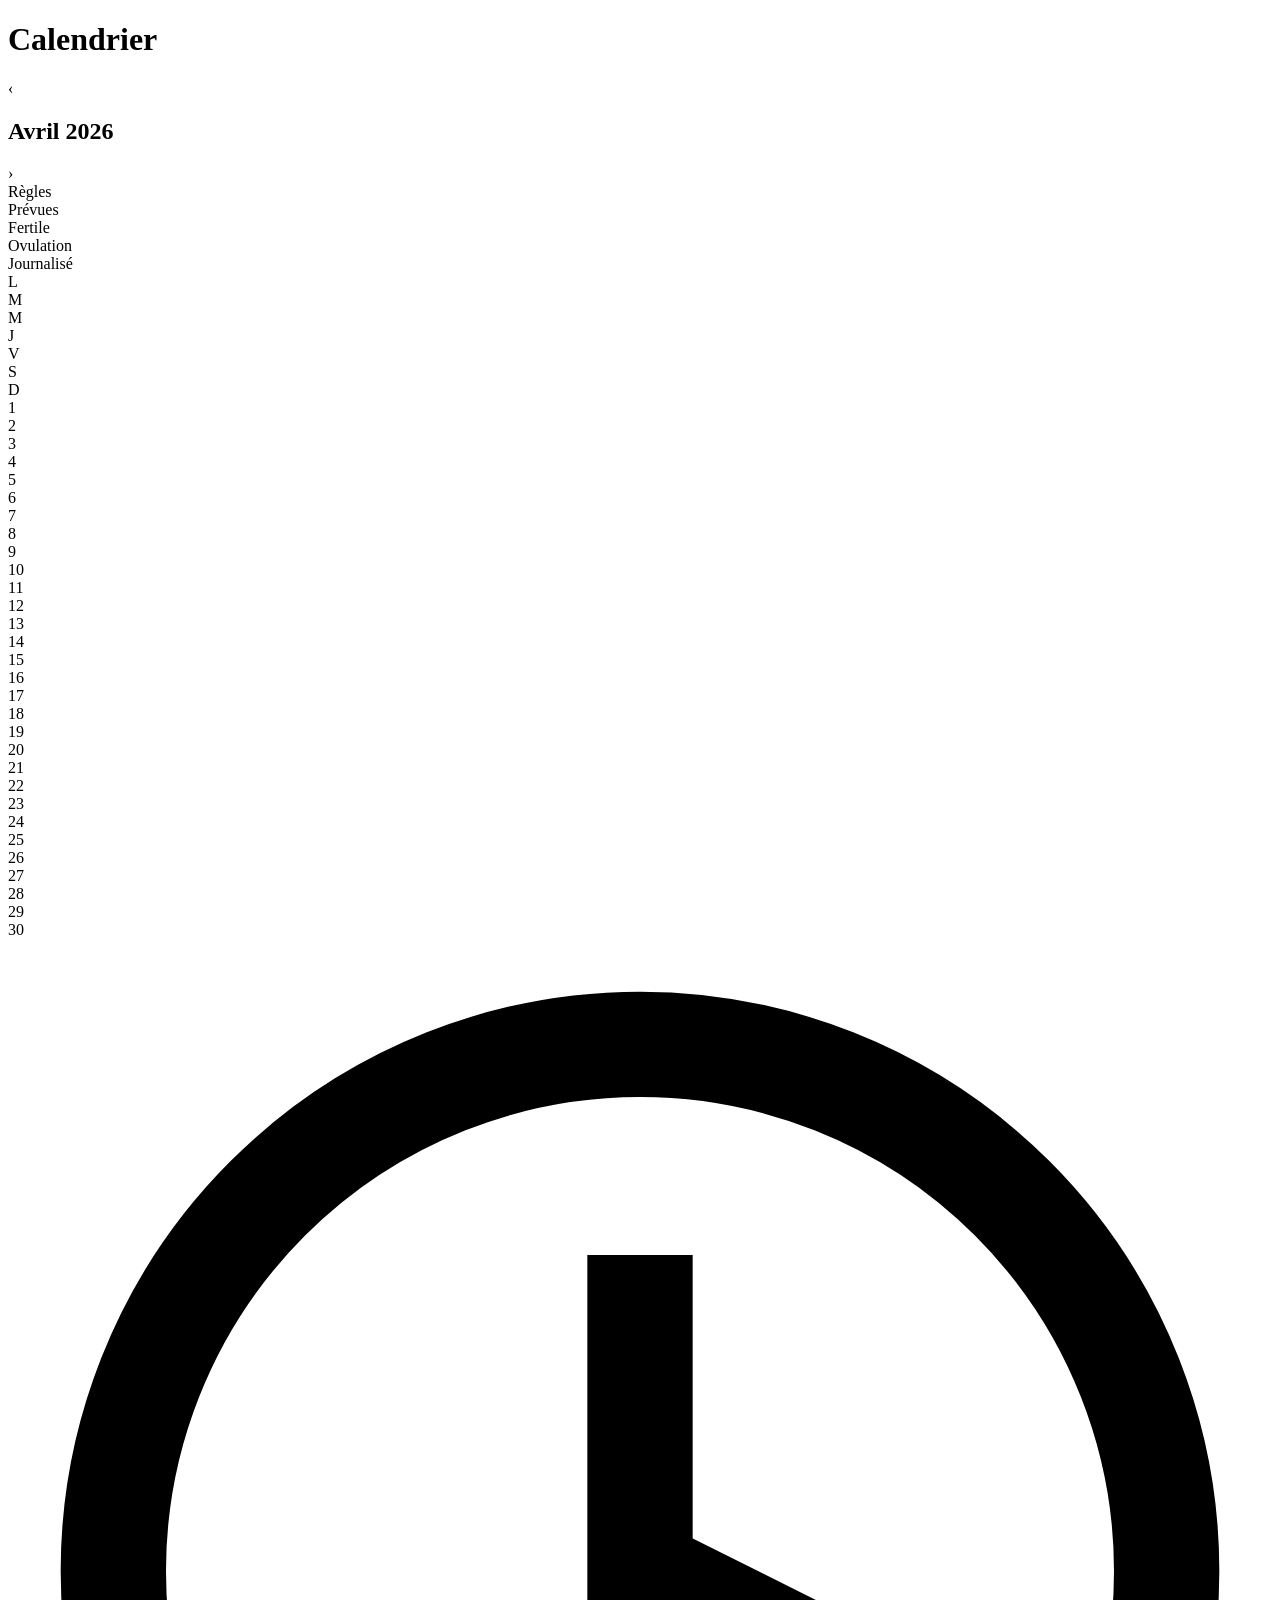
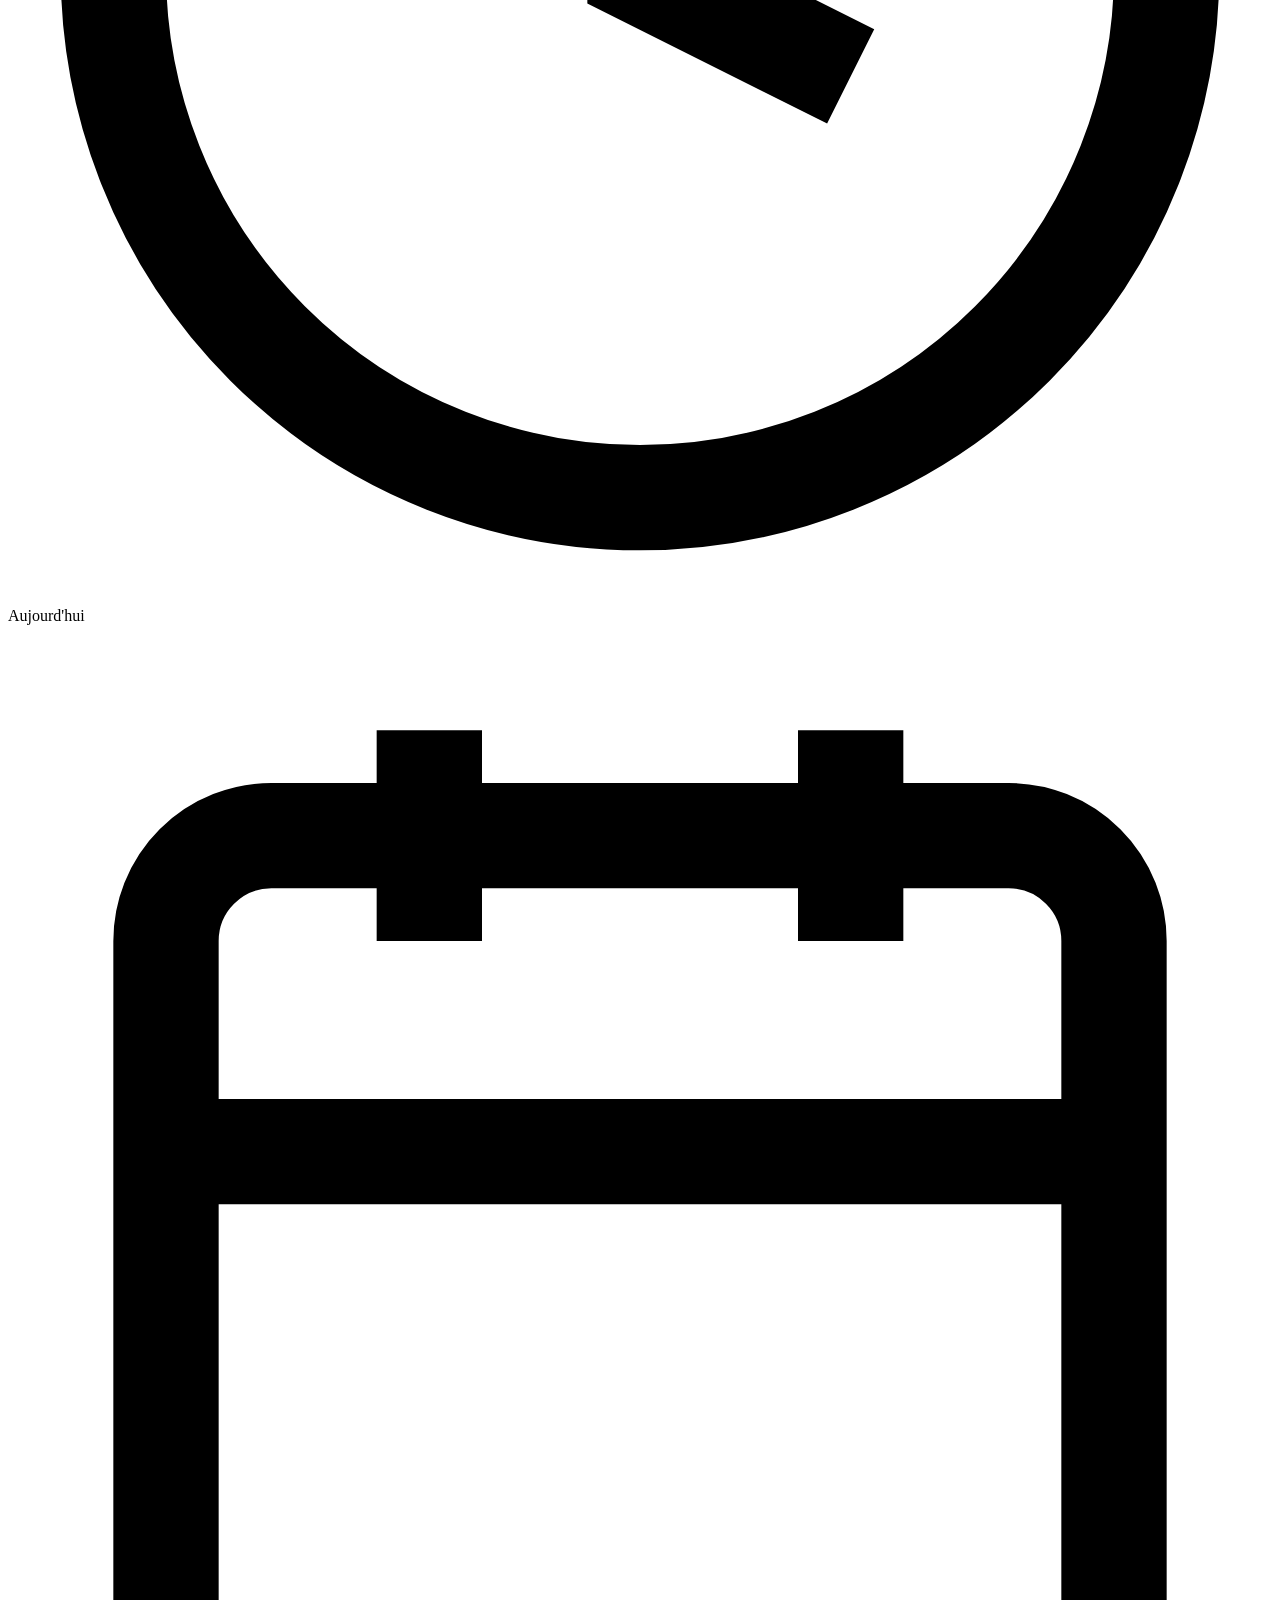
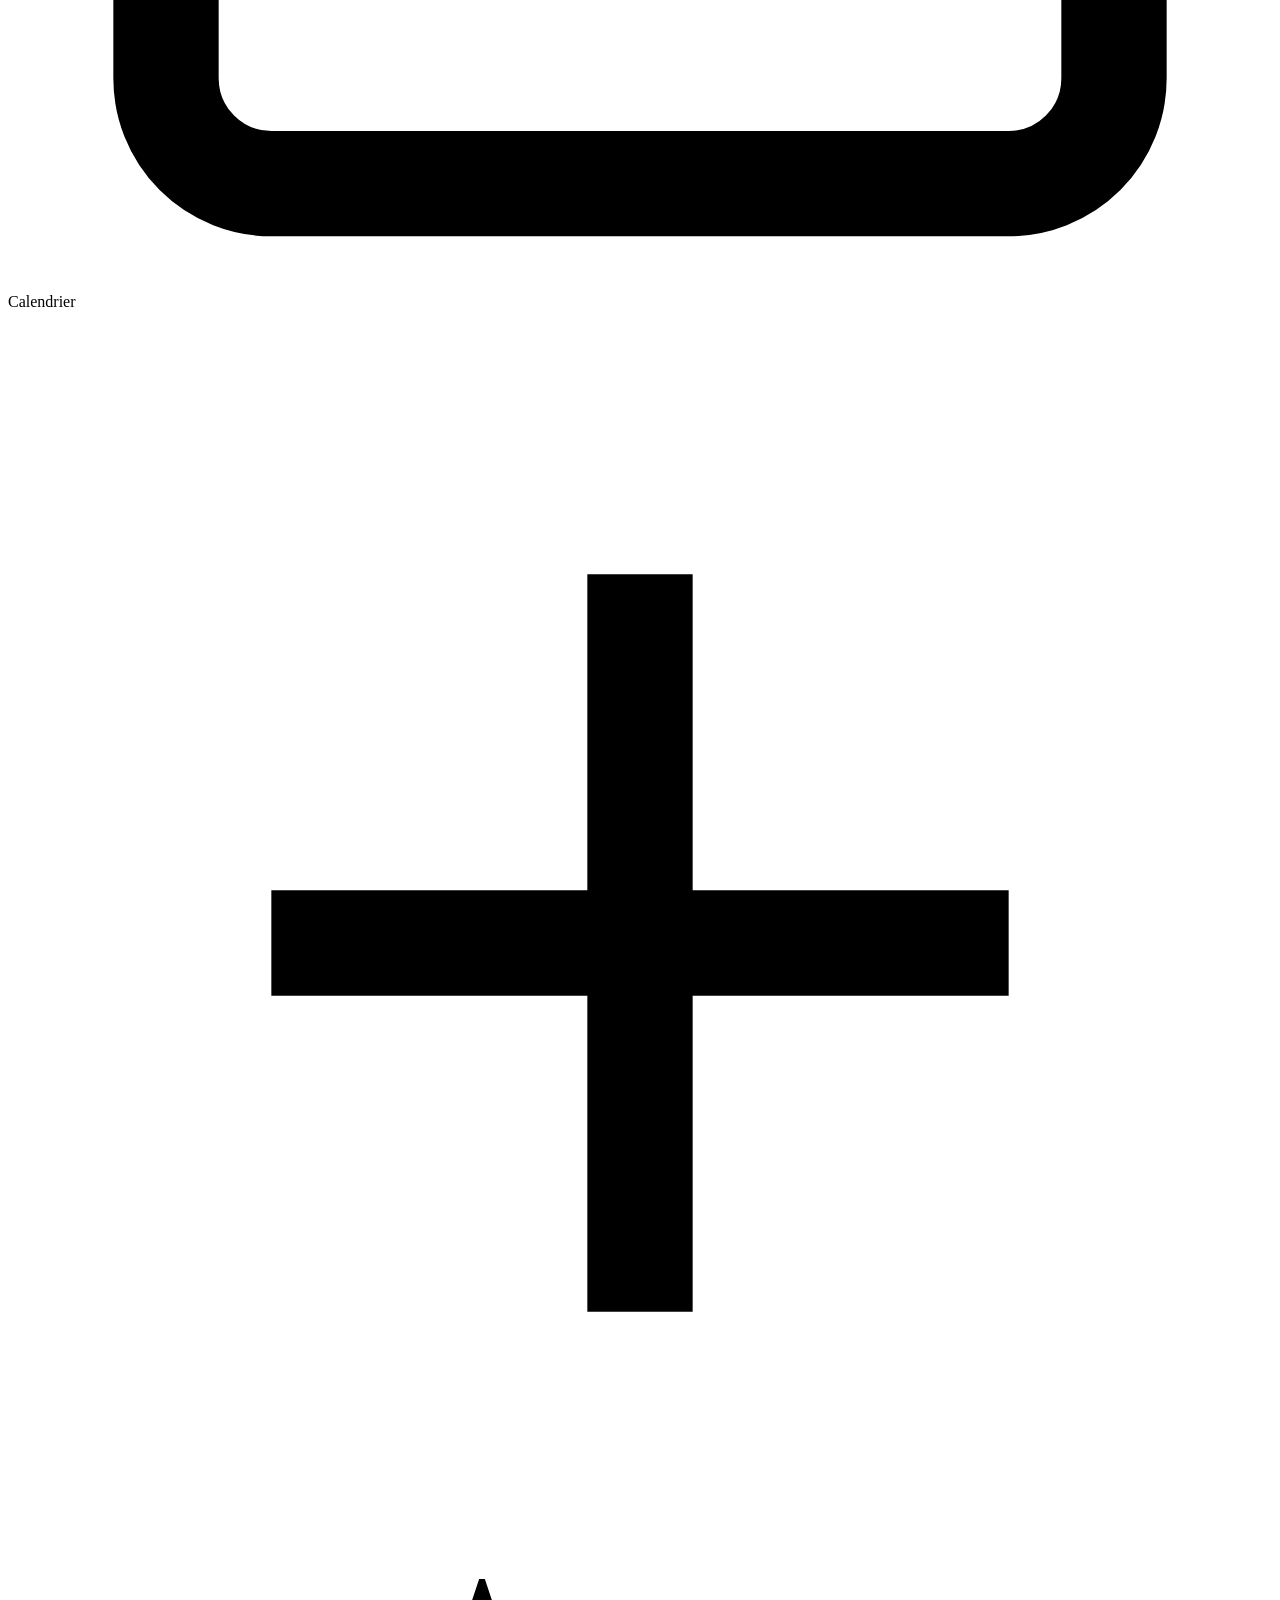
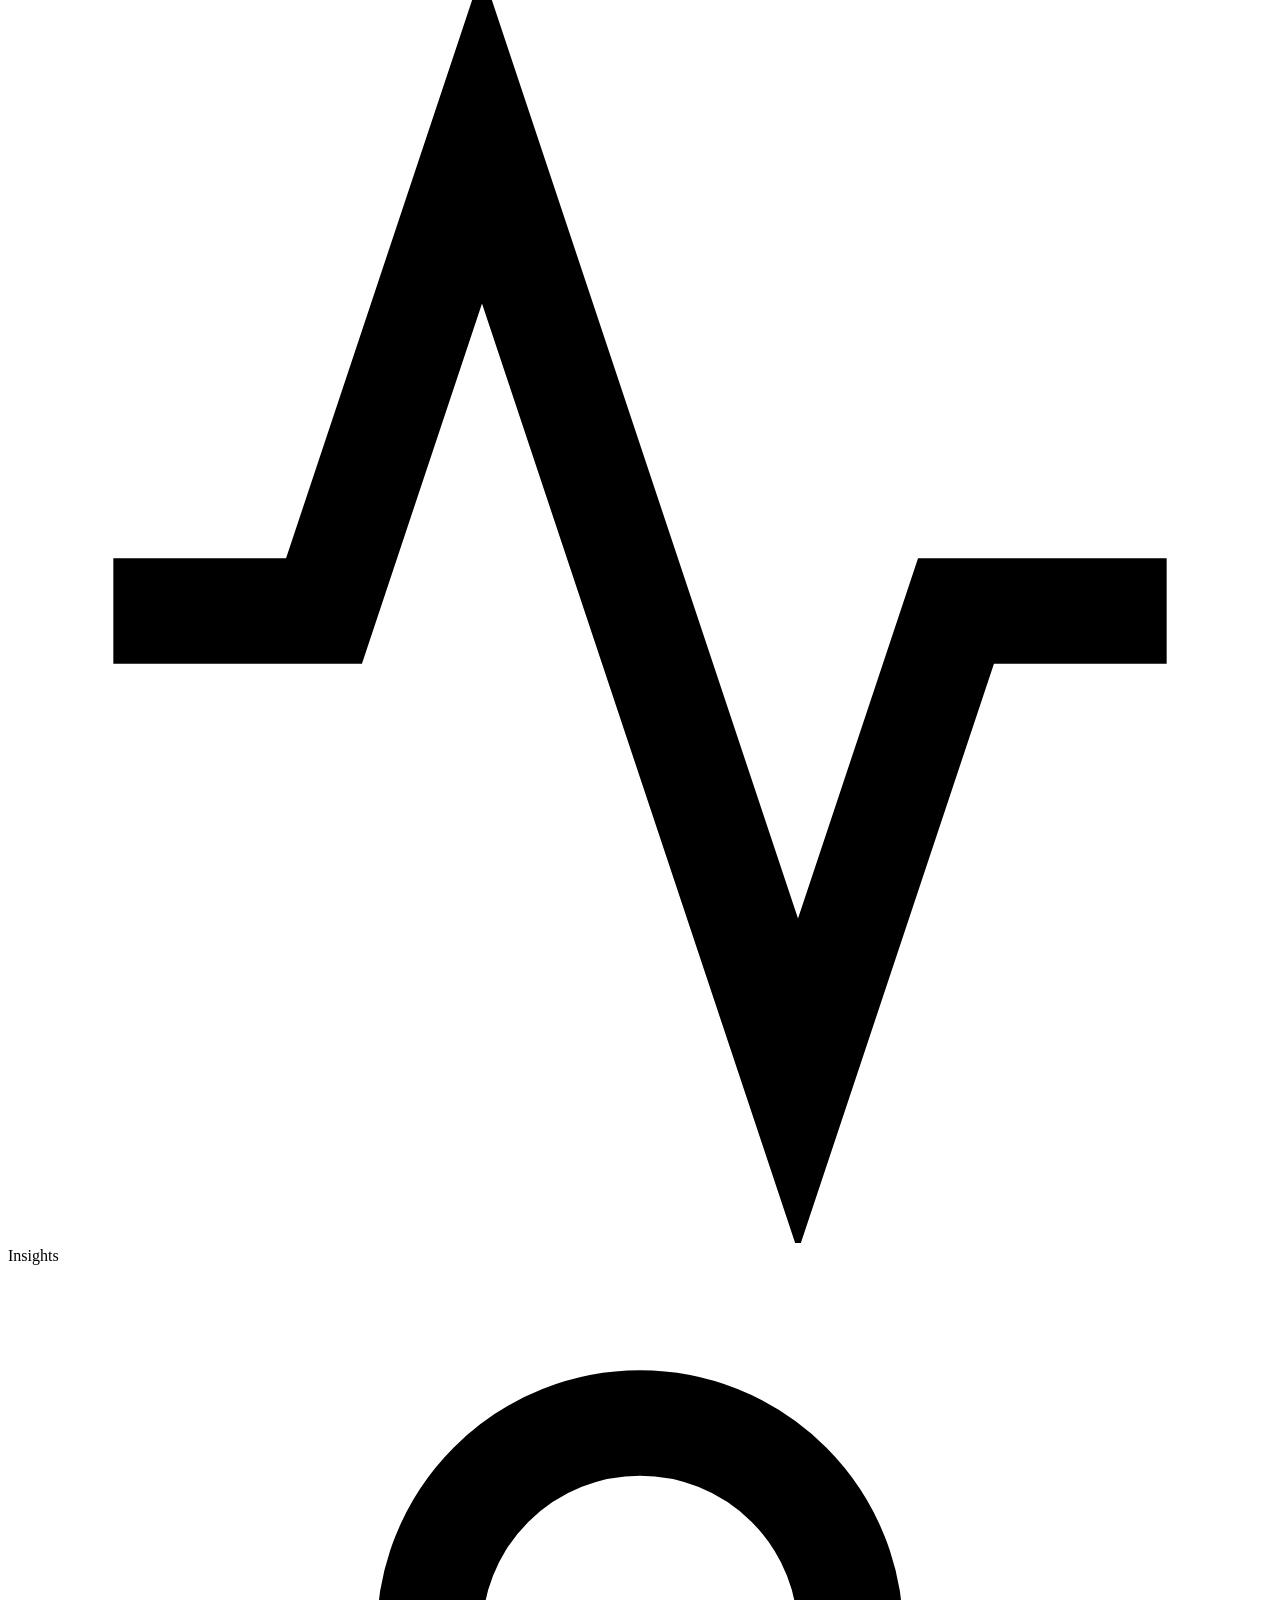
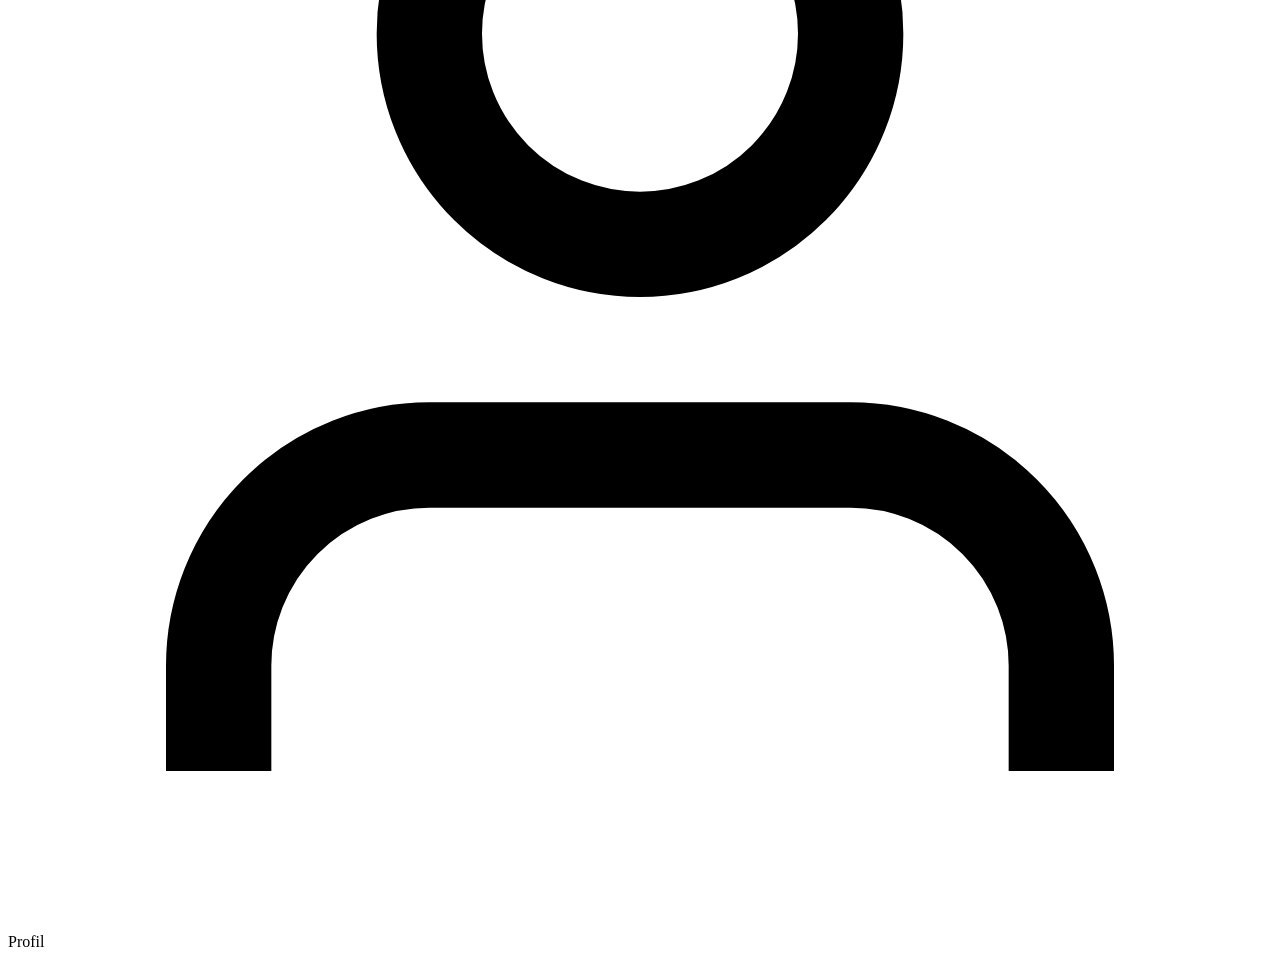
<file: src/main/resources/templates/calendar.html>
<!DOCTYPE html>
<html lang="fr" xmlns:th="http://www.thymeleaf.org">
<head>
    <meta charset="UTF-8">
    <meta name="viewport" content="width=device-width, initial-scale=1.0">
    <title>Fluxia — Calendrier</title>
    <link rel="preconnect" href="https://fonts.googleapis.com">
    <link href="https://fonts.googleapis.com/css2?family=Fraunces:ital,wght@0,300;0,400;0,600;1,400&family=DM+Sans:wght@300;400;500&display=swap" rel="stylesheet">
    <link rel="stylesheet" th:href="@{/css/main.css}">
</head>
<body>
<div class="app-wrapper">

    <header class="page-header">
        <div></div>
        <h1 class="page-title">Calendrier</h1>
        <div></div>
    </header>

    <!-- MONTH NAVIGATION -->
    <div class="month-nav">
        <a class="month-nav-btn" id="prevMonthBtn">‹</a>
        <h2 class="month-title" id="monthTitle"></h2>
        <a class="month-nav-btn" id="nextMonthBtn">›</a>
    </div>

    <!-- LEGEND -->
    <div class="calendar-legend">
        <div class="legend-item"><span class="legend-dot period"></span> Règles</div>
        <div class="legend-item"><span class="legend-dot predicted_period"></span> Prévues</div>
        <div class="legend-item"><span class="legend-dot fertile"></span> Fertile</div>
        <div class="legend-item"><span class="legend-dot ovulation"></span> Ovulation</div>
        <div class="legend-item"><span class="legend-dot logged"></span> Journalisé</div>
    </div>

    <!-- CALENDAR GRID -->
    <div class="calendar-container">
        <div class="calendar-weekdays">
            <div>L</div><div>M</div><div>M</div><div>J</div><div>V</div><div>S</div><div>D</div>
        </div>
        <div class="calendar-grid" id="calendarGrid"></div>
    </div>

    <!-- DAY DETAIL PANEL -->
    <div class="day-detail-panel" id="dayDetailPanel" style="display:none">
        <div class="day-detail-header">
            <h3 id="dayDetailTitle">Détails</h3>
            <button onclick="closeDayDetail()" class="close-btn">✕</button>
        </div>
        <div class="day-detail-body" id="dayDetailBody"></div>
        <a id="dayDetailLogLink" class="btn btn-primary btn-full" style="margin-top:1rem">
            Journaliser ce jour →
        </a>
    </div>

    <!-- NAV -->
    <nav class="bottom-nav">
        <a th:href="@{/dashboard}">
            <svg viewBox="0 0 24 24" fill="none" stroke="currentColor" stroke-width="2"><circle cx="12" cy="12" r="10"/><polyline points="12 6 12 12 16 14"/></svg>
            <span>Aujourd'hui</span>
        </a>
        <a th:href="@{/calendar}" class="active">
            <svg viewBox="0 0 24 24" fill="none" stroke="currentColor" stroke-width="2"><rect x="3" y="4" width="18" height="18" rx="2"/><line x1="16" y1="2" x2="16" y2="6"/><line x1="8" y1="2" x2="8" y2="6"/><line x1="3" y1="10" x2="21" y2="10"/></svg>
            <span>Calendrier</span>
        </a>
        <a th:href="@{/log}" class="log-btn">
            <svg viewBox="0 0 24 24" fill="none" stroke="currentColor" stroke-width="2"><line x1="12" y1="5" x2="12" y2="19"/><line x1="5" y1="12" x2="19" y2="12"/></svg>
        </a>
        <a th:href="@{/insights}">
            <svg viewBox="0 0 24 24" fill="none" stroke="currentColor" stroke-width="2"><polyline points="22 12 18 12 15 21 9 3 6 12 2 12"/></svg>
            <span>Insights</span>
        </a>
        <a th:href="@{/profile}">
            <svg viewBox="0 0 24 24" fill="none" stroke="currentColor" stroke-width="2"><path d="M20 21v-2a4 4 0 0 0-4-4H8a4 4 0 0 0-4 4v2"/><circle cx="12" cy="7" r="4"/></svg>
            <span>Profil</span>
        </a>
    </nav>

</div>

<script th:inline="javascript">
    let calData = /*[[${calendarData}]]*/ {};
    let year = /*[[${currentYear}]]*/ 2026;
    let month = /*[[${currentMonth}]]*/ 4;

    const MONTHS_FR = ['Janvier','Février','Mars','Avril','Mai','Juin','Juillet','Août','Septembre','Octobre','Novembre','Décembre'];

    function renderCalendar() {
        document.getElementById('monthTitle').textContent = MONTHS_FR[month-1] + ' ' + year;
        const grid = document.getElementById('calendarGrid');
        const firstDay = new Date(year, month - 1, 1);
        const lastDay = new Date(year, month, 0);
        let startDow = firstDay.getDay();
        startDow = startDow === 0 ? 6 : startDow - 1;

        let html = '';
        for (let i = 0; i < startDow; i++) html += '<div class="cal-cell empty"></div>';

        const today = new Date();
        for (let d = 1; d <= lastDay.getDate(); d++) {
            const dateStr = `${year}-${String(month).padStart(2,'0')}-${String(d).padStart(2,'0')}`;
            const type = calData[dateStr] || '';
            const isToday = today.getDate()===d && today.getMonth()===month-1 && today.getFullYear()===year;
            html += `<div class="cal-cell ${type} ${isToday?'today':''}" onclick="showDayDetail('${dateStr}',${d})">${d}</div>`;
        }
        grid.innerHTML = html;
    }

    document.addEventListener('DOMContentLoaded', function() {
        renderCalendar();

        document.getElementById('prevMonthBtn').onclick = () => {
            month--; if(month < 1){month=12;year--;}
            fetchCalendarData();
        };
        document.getElementById('nextMonthBtn').onclick = () => {
            month++; if(month > 12){month=1;year++;}
            fetchCalendarData();
        };
    });

    function fetchCalendarData() {
        fetch(`/api/calendar/${year}/${month}`)
            .then(r => r.json())
            .then(data => { calData = data; renderCalendar(); });
    }

    function showDayDetail(dateStr, day) {
        const panel = document.getElementById('dayDetailPanel');
        const title = document.getElementById('dayDetailTitle');
        const body = document.getElementById('dayDetailBody');
        const link = document.getElementById('dayDetailLogLink');

        title.textContent = `${day} ${MONTHS_FR[month-1]} ${year}`;
        link.href = `/log?date=${dateStr}`;

        const type = calData[dateStr];
        const typeLabels = {
            period: '🩸 Jour de règles',
            predicted_period: '📅 Règles prévues',
            fertile: '💚 Fenêtre fertile',
            ovulation: '🌟 Jour d\'ovulation',
            logged: '✅ Journalisé'
        };

        body.innerHTML = type ? `<div class="day-type-badge ${type}">${typeLabels[type] || type}</div>` : '<p class="empty-day">Aucune donnée pour ce jour</p>';

        fetch(`/api/logs/${dateStr}`)
            .then(r => r.json())
            .then(log => {
                if (!log) return;
                let details = '';
                if (log.mood) details += `<div class="detail-row">Humeur: <strong>${moodLabel(log.mood)}</strong></div>`;
                if (log.symptoms && log.symptoms.length) details += `<div class="detail-row">Symptômes: <strong>${log.symptoms.join(', ')}</strong></div>`;
                if (log.basalTemperature) details += `<div class="detail-row">Temp. basale: <strong>${log.basalTemperature}°C</strong></div>`;
                if (log.notes) details += `<div class="detail-row notes-preview">${log.notes}</div>`;
                if (details) body.innerHTML += details;
            }).catch(() => {});

        panel.style.display = 'block';
    }

    function closeDayDetail() {
        document.getElementById('dayDetailPanel').style.display = 'none';
    }

    function moodLabel(mood) {
        const labels = {HAPPY:'😊 Heureuse',SAD:'😢 Triste',ANXIOUS:'😰 Anxieuse',IRRITATED:'😤 Irritée',CALM:'😌 Calme',ENERGETIC:'⚡ Énergique',SENSITIVE:'🥺 Sensible',TIRED:'😴 Fatiguée'};
        return labels[mood] || mood;
    }
</script>
</body>
</html>
</file>
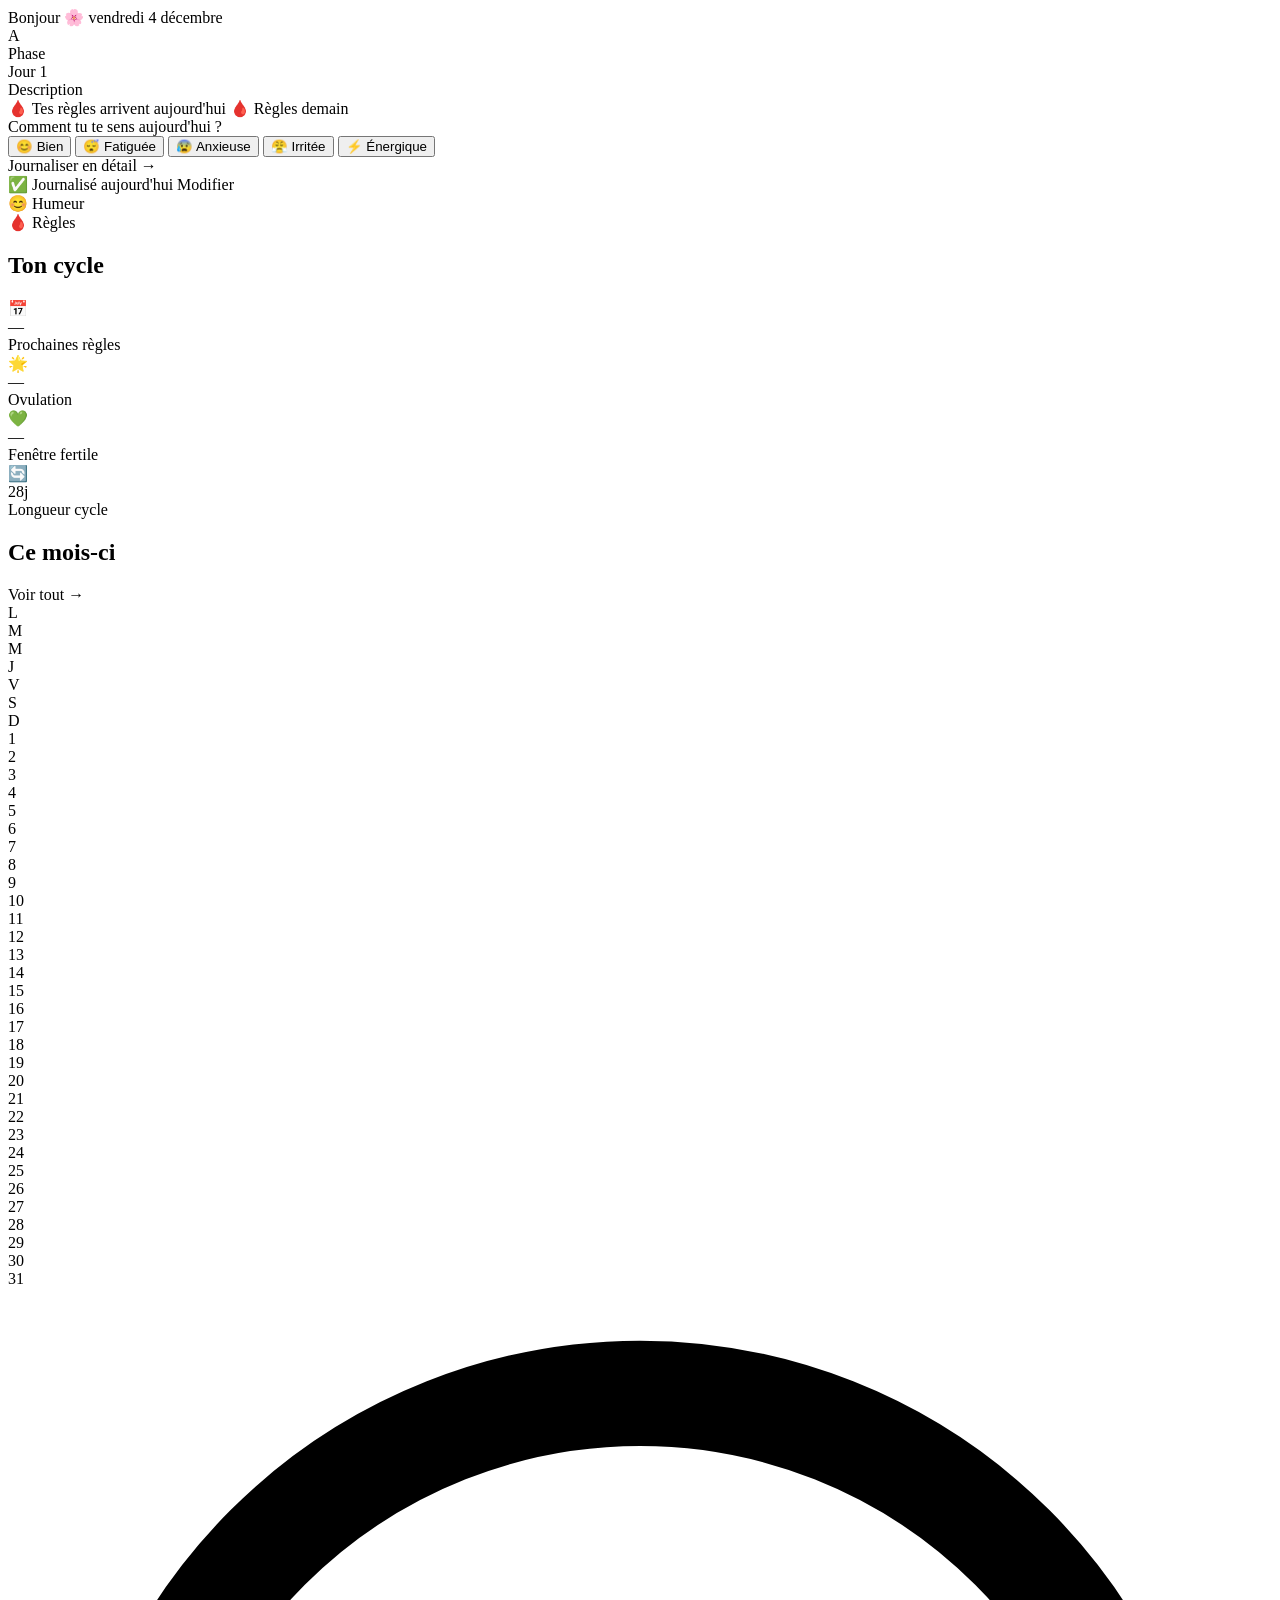
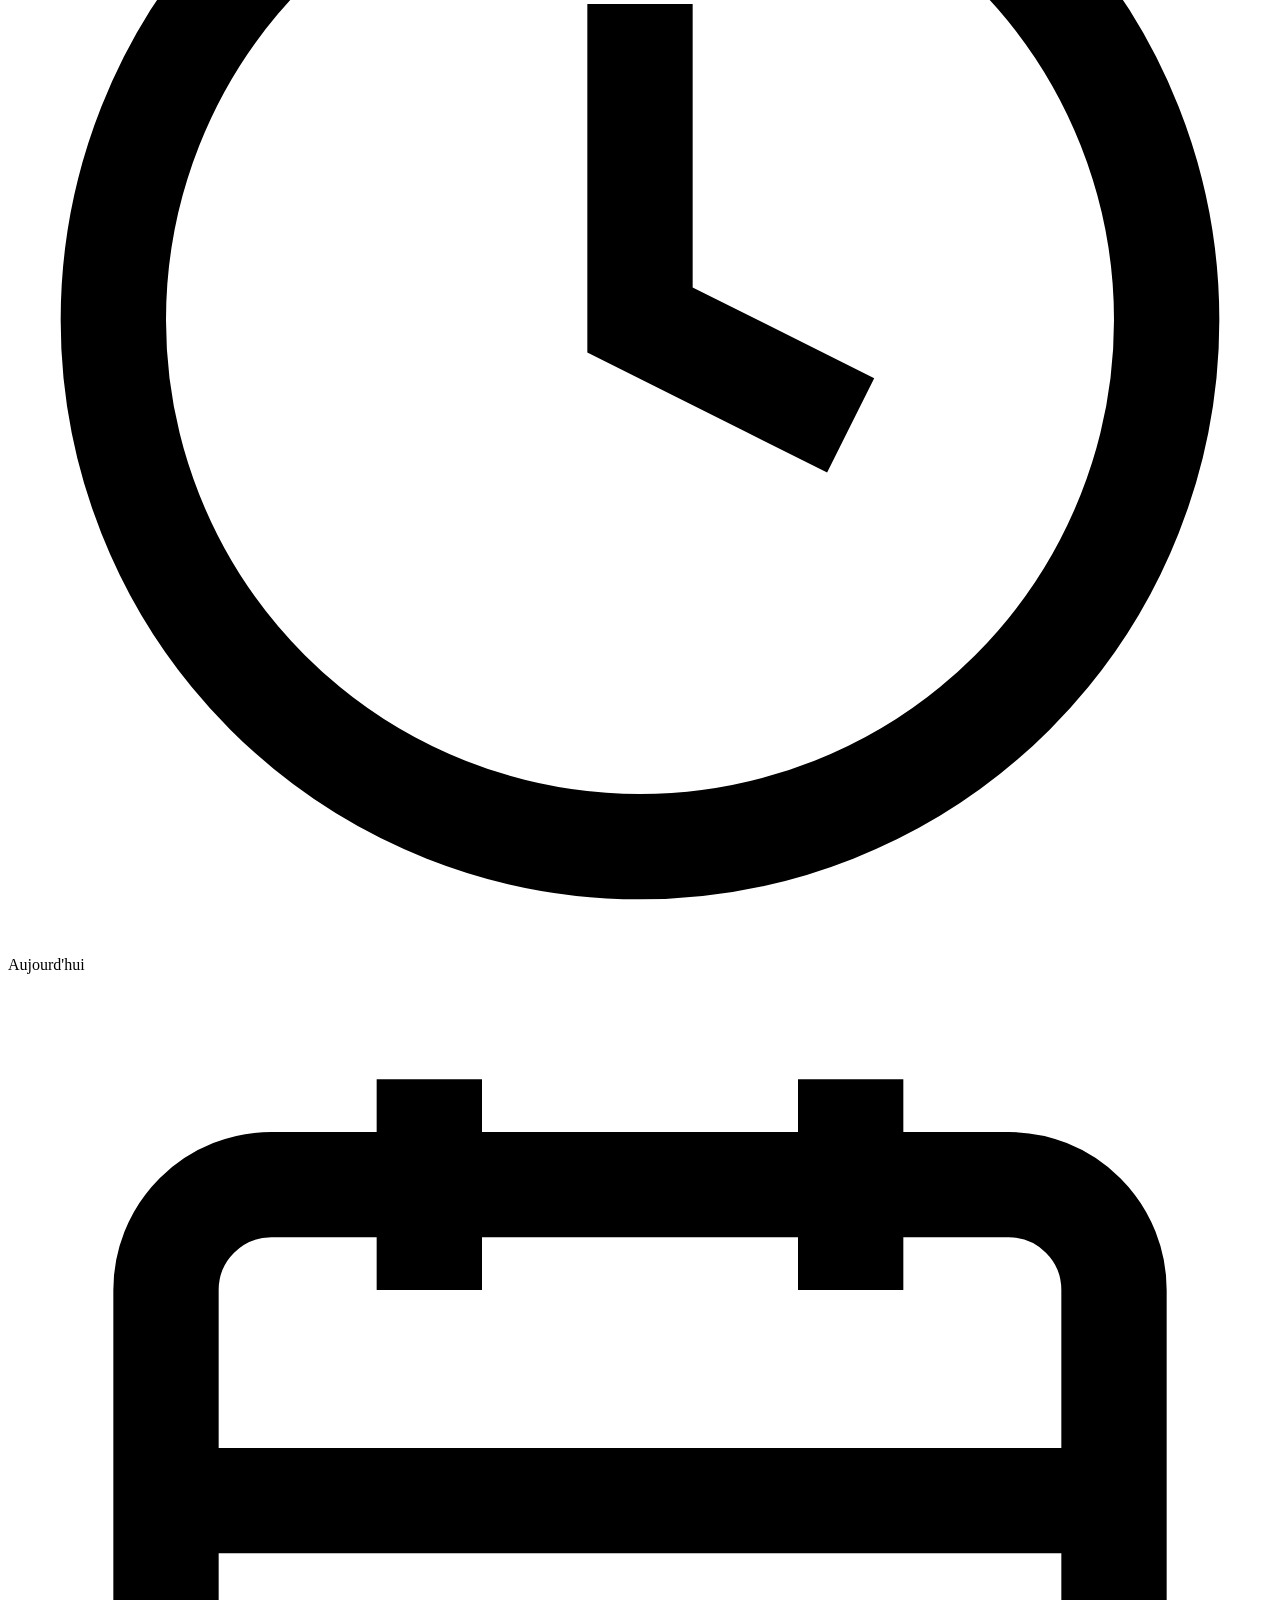
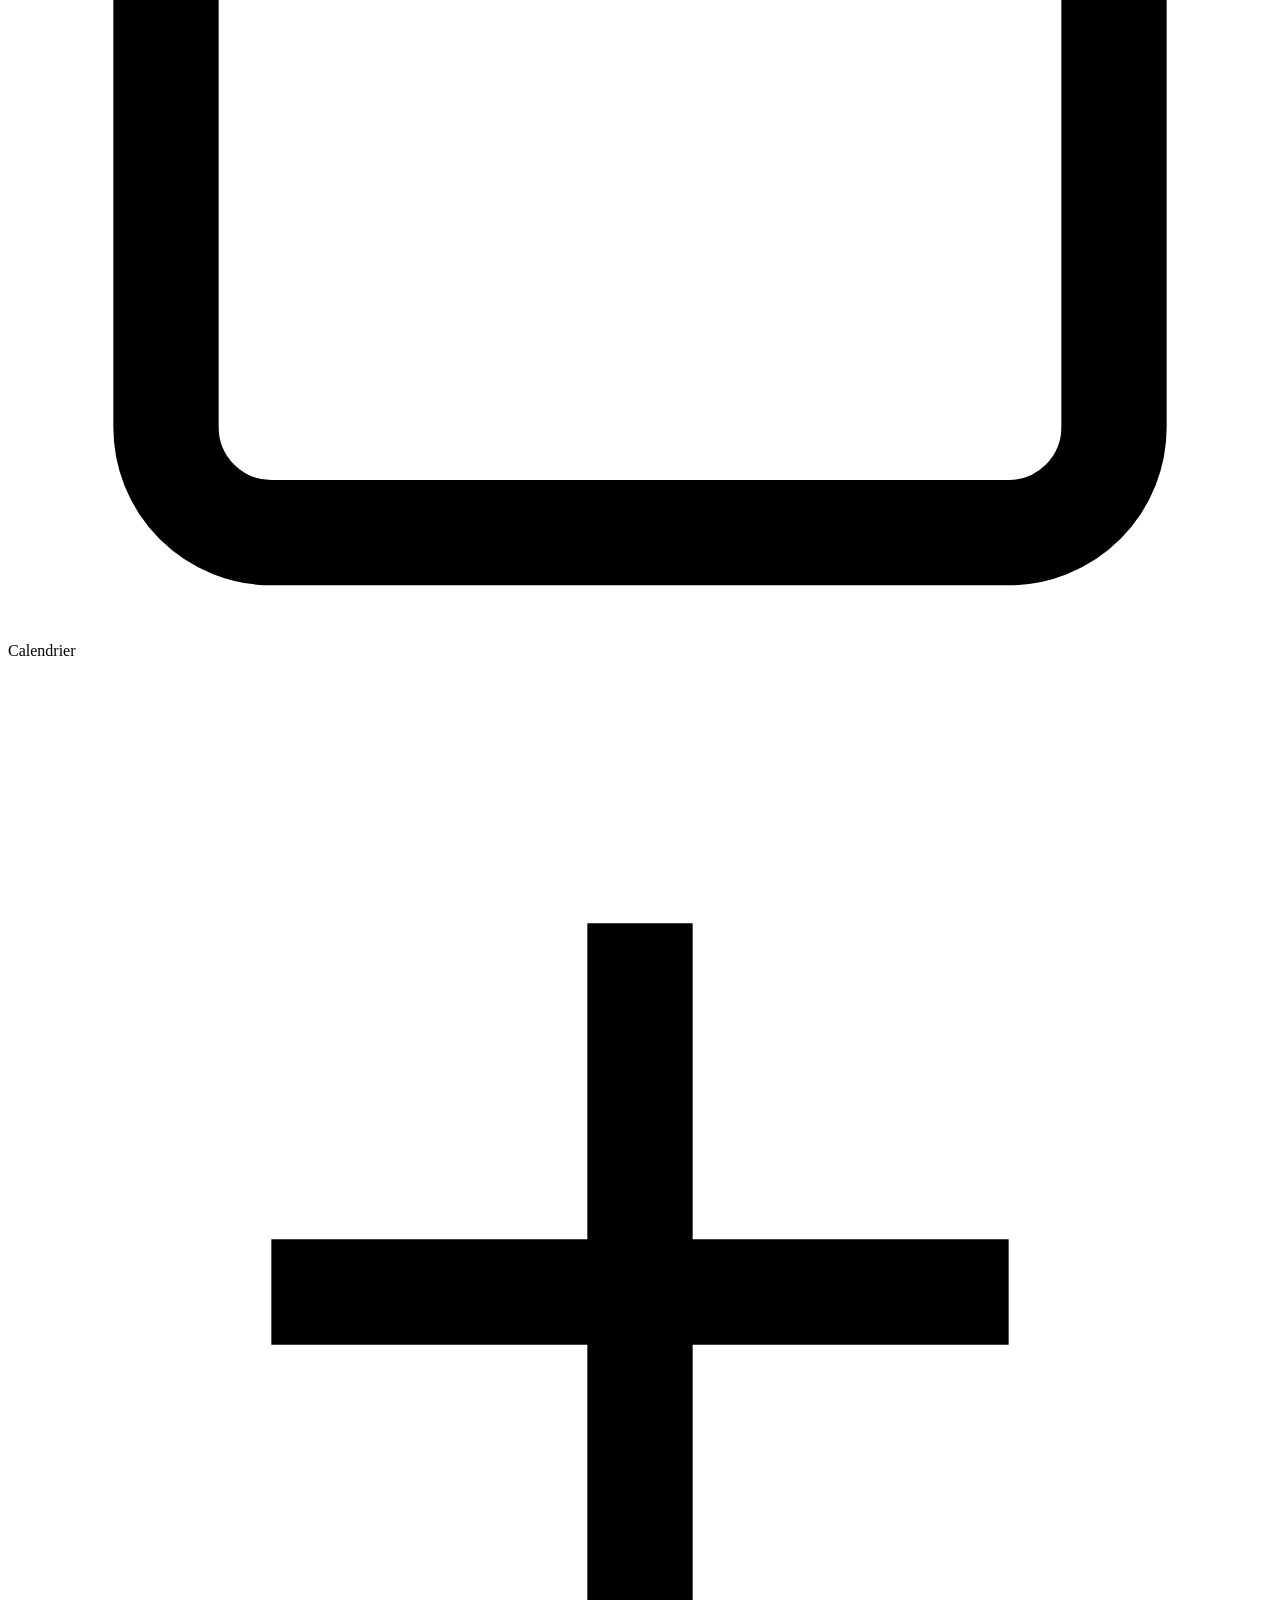
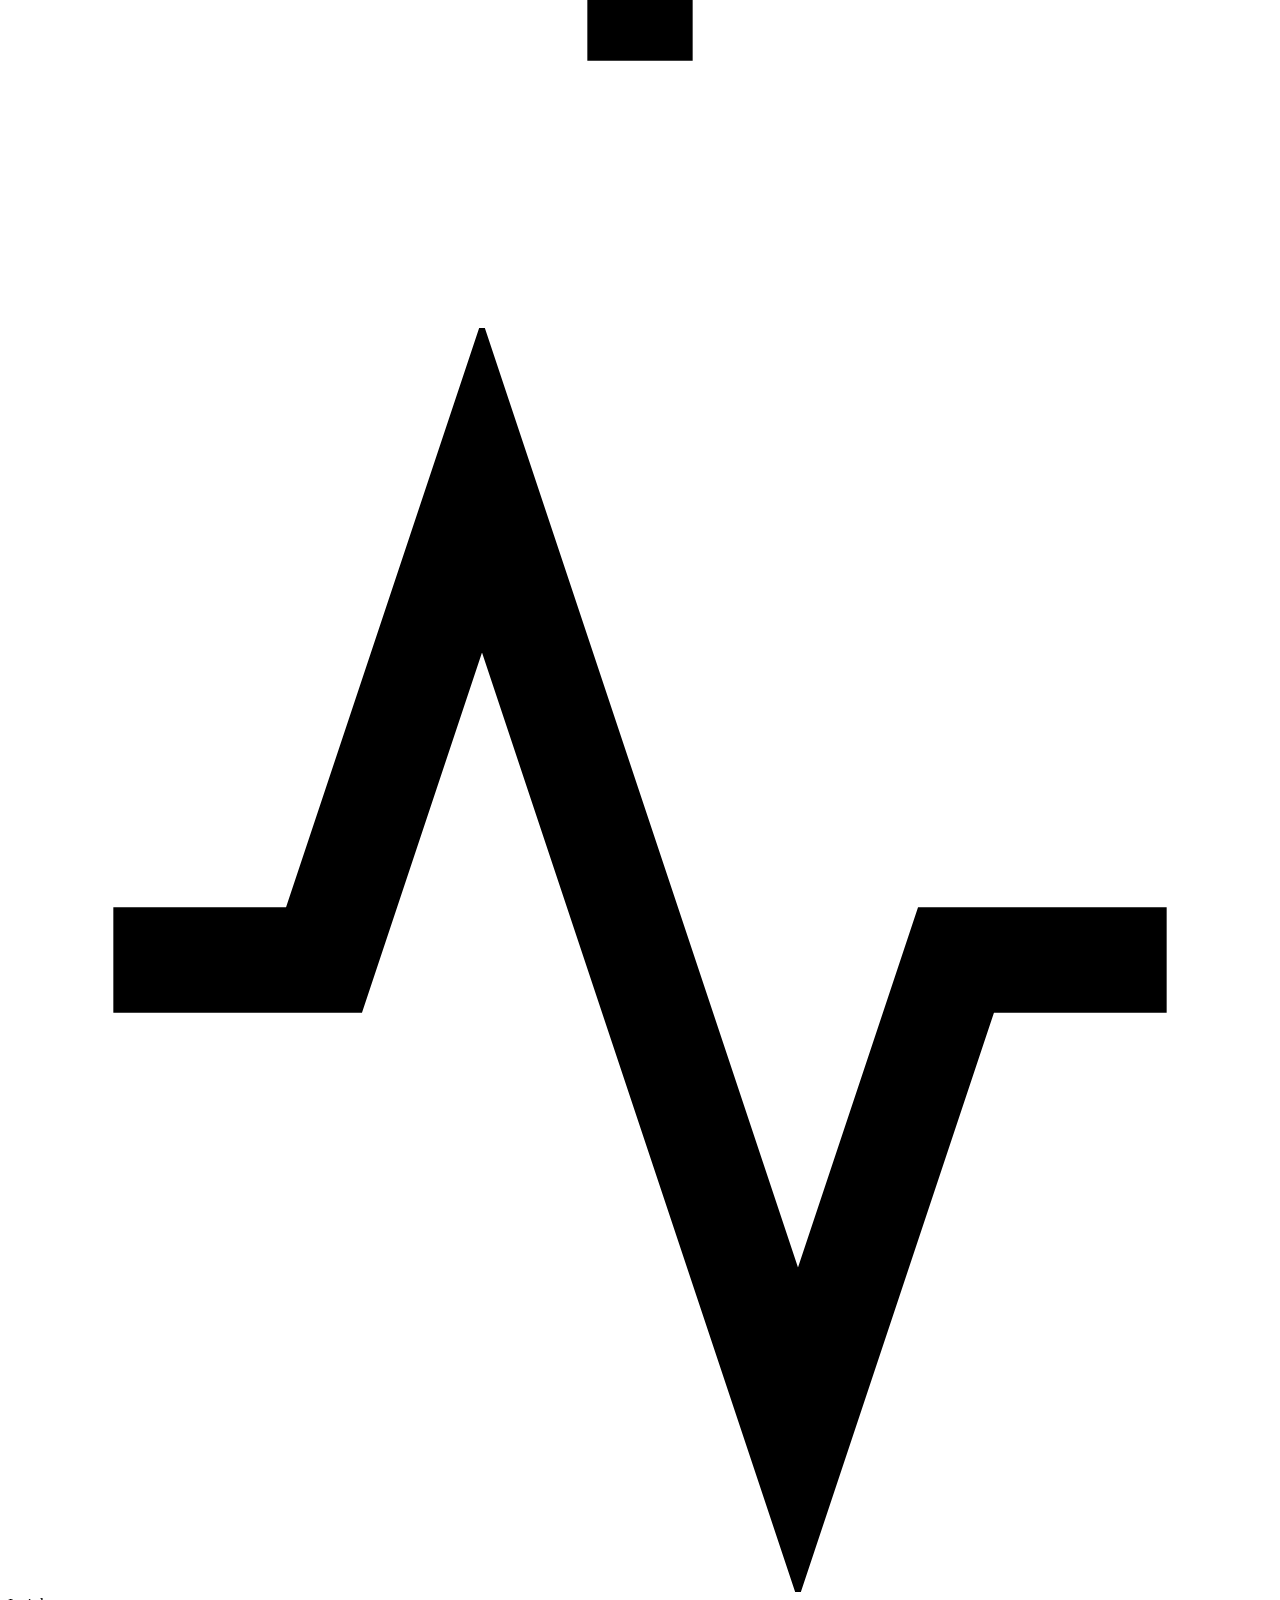
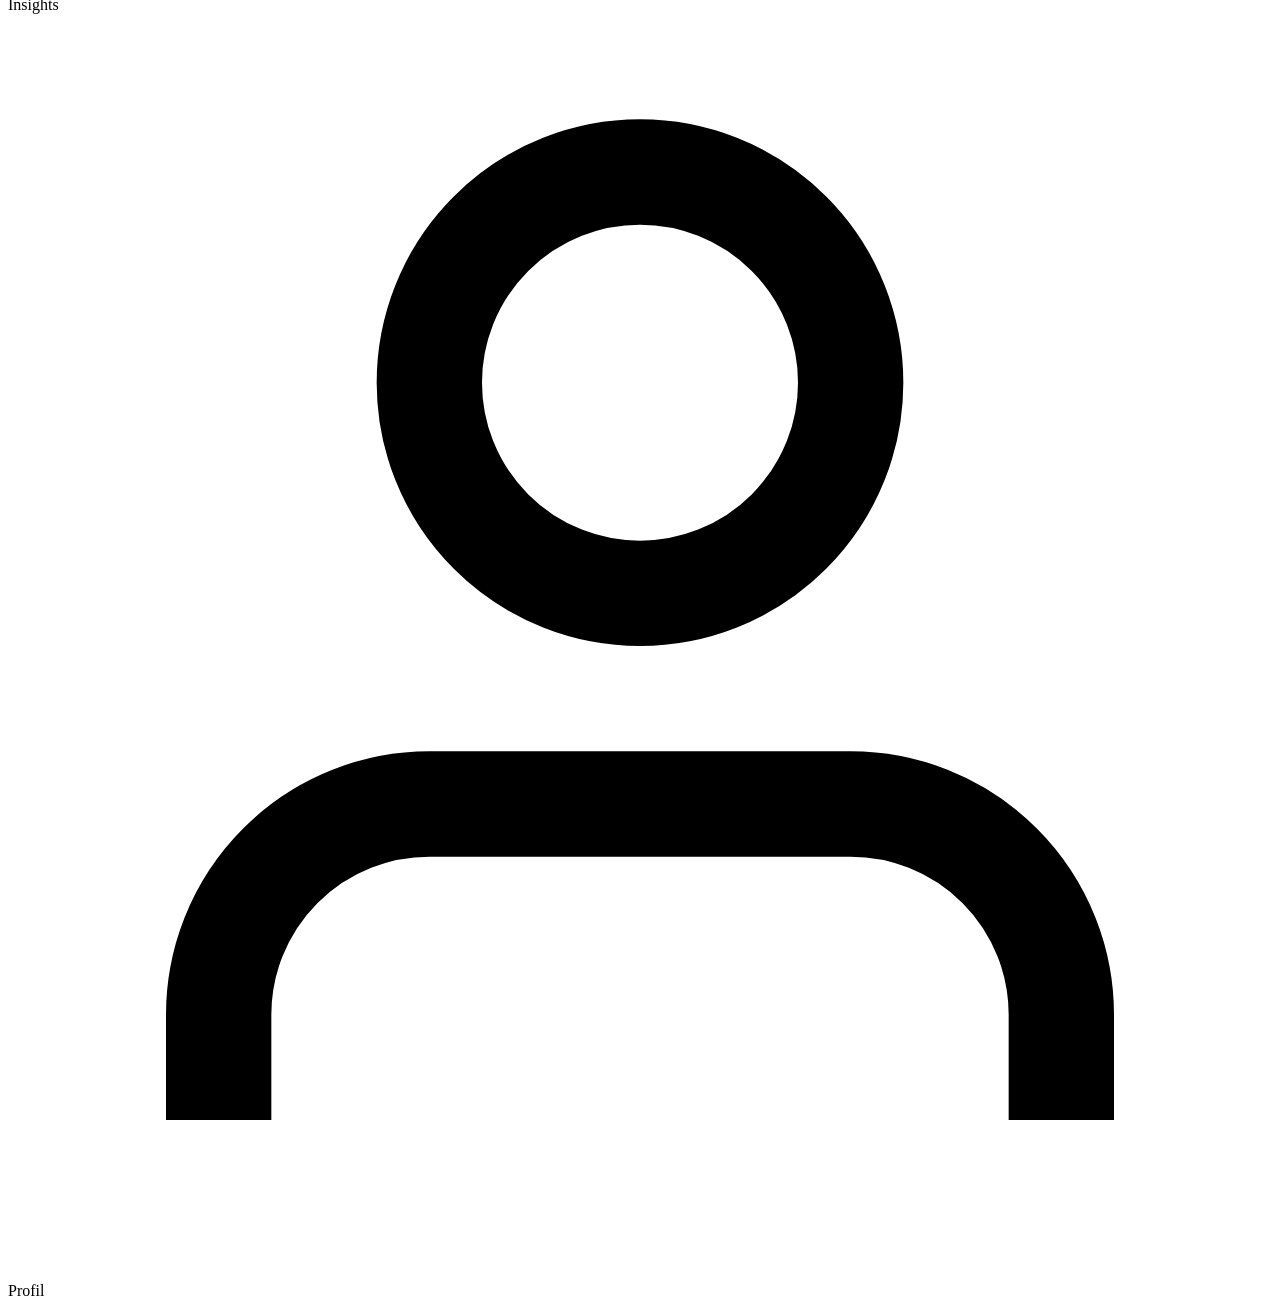
<file: src/main/resources/templates/dashboard.html>
<!DOCTYPE html>
<html lang="fr" xmlns:th="http://www.thymeleaf.org">
<head>
    <meta charset="UTF-8">
    <meta name="viewport" content="width=device-width, initial-scale=1.0">
    <title>Fluxia — Aujourd'hui</title>
    <link rel="preconnect" href="https://fonts.googleapis.com">
    <link href="https://fonts.googleapis.com/css2?family=Fraunces:ital,wght@0,300;0,400;0,600;1,400&family=DM+Sans:wght@300;400;500&display=swap" rel="stylesheet">
    <link rel="stylesheet" th:href="@{/css/main.css}">
</head>
<body>
<div class="app-wrapper">

    <!-- HEADER -->
    <header class="app-header">
        <div class="header-left">
            <span class="header-greeting" th:text="'Bonjour, ' + ${user.name} + ' 🌸'">Bonjour 🌸</span>
            <span class="header-date" id="headerDate"></span>
        </div>
        <div class="header-avatar" th:style="'background-color:' + ${user.avatarColor}"
             th:text="${#strings.substring(user.name, 0, 1)}">A</div>
    </header>

    <!-- PHASE CARD -->
    <div class="phase-hero" th:style="'--phase-color:' + ${phase.color}">
        <div class="phase-bg-circle"></div>
        <div class="phase-content">
            <div class="phase-label">
                <span class="phase-dot"></span>
                <span th:text="${phase.label}">Phase</span>
            </div>
            <div class="phase-day-number" th:text="'Jour ' + ${dayOfCycle}">Jour 1</div>
            <div class="phase-description" th:text="${phase.description}">Description</div>
            <div class="phase-countdown" th:if="${daysUntilPeriod >= 0}">
                <span th:if="${daysUntilPeriod == 0}">🩸 Tes règles arrivent aujourd'hui</span>
                <span th:if="${daysUntilPeriod == 1}">🩸 Règles demain</span>
                <span th:if="${daysUntilPeriod > 1}" th:text="'Règles dans ' + ${daysUntilPeriod} + ' jours'"></span>
            </div>
        </div>
    </div>

    <!-- QUICK LOG (si pas encore loggé aujourd'hui) -->
    <div class="section" th:if="${todayLog == null}">
        <div class="quick-log-card">
            <div class="quick-log-title">Comment tu te sens aujourd'hui ?</div>
            <div class="mood-quick-row" id="quickMoodRow">
                <button class="mood-chip" data-mood="HAPPY" onclick="quickLog('HAPPY')">😊 Bien</button>
                <button class="mood-chip" data-mood="TIRED" onclick="quickLog('TIRED')">😴 Fatiguée</button>
                <button class="mood-chip" data-mood="ANXIOUS" onclick="quickLog('ANXIOUS')">😰 Anxieuse</button>
                <button class="mood-chip" data-mood="IRRITATED" onclick="quickLog('IRRITATED')">😤 Irritée</button>
                <button class="mood-chip" data-mood="ENERGETIC" onclick="quickLog('ENERGETIC')">⚡ Énergique</button>
            </div>
            <a th:href="@{/log}" class="btn btn-outline btn-sm" style="margin-top:0.75rem">
                Journaliser en détail →
            </a>
        </div>
    </div>

    <!-- LOG DU JOUR (si déjà loggé) -->
    <div class="section" th:if="${todayLog != null}">
        <div class="today-log-card">
            <div class="today-log-header">
                <span>✅ Journalisé aujourd'hui</span>
                <a th:href="@{/log}" class="edit-link">Modifier</a>
            </div>
            <div class="today-log-details">
                <div th:if="${todayLog.mood != null}" class="log-detail-item">
                    <span class="log-detail-icon">😊</span>
                    <span th:text="${todayLog.mood.name()}">Humeur</span>
                </div>
                <div th:if="${todayLog.isPeriodDay}" class="log-detail-item period-badge">
                    <span>🩸 Règles</span>
                    <span th:if="${todayLog.flowIntensity != null}" th:text="'— ' + ${todayLog.flowFlowIntensity}"></span>
                </div>
            </div>
        </div>
    </div>

    <!-- INFORMATIONS DU CYCLE -->
    <div class="section">
        <h2 class="section-title">Ton cycle</h2>
        <div class="cycle-info-grid">
            <div class="cycle-info-card">
                <div class="cycle-info-icon">📅</div>
                <div class="cycle-info-value"
                     th:text="${nextPeriodDate != null ? #temporals.format(nextPeriodDate, 'd MMM') : '—'}">—</div>
                <div class="cycle-info-label">Prochaines règles</div>
            </div>
            <div class="cycle-info-card">
                <div class="cycle-info-icon">🌟</div>
                <div class="cycle-info-value"
                     th:text="${ovulationDate != null ? #temporals.format(ovulationDate, 'd MMM') : '—'}">—</div>
                <div class="cycle-info-label">Ovulation</div>
            </div>
            <div class="cycle-info-card fertile-card" th:if="${fertileWindow != null and !fertileWindow.isEmpty()}">
                <div class="cycle-info-icon">💚</div>
                <div class="cycle-info-value"
                     th:text="${fertileWindow['start'] != null ? #temporals.format(fertileWindow['start'], 'd') + '–' + #temporals.format(fertileWindow['end'], 'd MMM') : '—'}">—</div>
                <div class="cycle-info-label">Fenêtre fertile</div>
            </div>
            <div class="cycle-info-card">
                <div class="cycle-info-icon">🔄</div>
                <div class="cycle-info-value" th:text="${user.cycleLength} + 'j'">28j</div>
                <div class="cycle-info-label">Longueur cycle</div>
            </div>
        </div>
    </div>

    <!-- MINI CALENDRIER -->
    <div class="section">
        <div class="section-header">
            <h2 class="section-title">Ce mois-ci</h2>
            <a th:href="@{/calendar}" class="see-more-link">Voir tout →</a>
        </div>
        <div class="mini-calendar" id="miniCalendar">
            <!-- Rempli par JS -->
        </div>
    </div>

    <!-- NAVIGATION BAS -->
    <nav class="bottom-nav">
        <a th:href="@{/dashboard}" class="active">
            <svg viewBox="0 0 24 24" fill="none" stroke="currentColor" stroke-width="2"><circle cx="12" cy="12" r="10"/><polyline points="12 6 12 12 16 14"/></svg>
            <span>Aujourd'hui</span>
        </a>
        <a th:href="@{/calendar}">
            <svg viewBox="0 0 24 24" fill="none" stroke="currentColor" stroke-width="2"><rect x="3" y="4" width="18" height="18" rx="2"/><line x1="16" y1="2" x2="16" y2="6"/><line x1="8" y1="2" x2="8" y2="6"/><line x1="3" y1="10" x2="21" y2="10"/></svg>
            <span>Calendrier</span>
        </a>
        <a th:href="@{/log}" class="log-btn">
            <svg viewBox="0 0 24 24" fill="none" stroke="currentColor" stroke-width="2"><line x1="12" y1="5" x2="12" y2="19"/><line x1="5" y1="12" x2="19" y2="12"/></svg>
        </a>
        <a th:href="@{/insights}">
            <svg viewBox="0 0 24 24" fill="none" stroke="currentColor" stroke-width="2"><polyline points="22 12 18 12 15 21 9 3 6 12 2 12"/></svg>
            <span>Insights</span>
        </a>
        <a th:href="@{/profile}">
            <svg viewBox="0 0 24 24" fill="none" stroke="currentColor" stroke-width="2"><path d="M20 21v-2a4 4 0 0 0-4-4H8a4 4 0 0 0-4 4v2"/><circle cx="12" cy="7" r="4"/></svg>
            <span>Profil</span>
        </a>
    </nav>

</div>

<script th:inline="javascript">
    const calendarData = /*[[${calendarData}]]*/ {};
    const currentYear = /*[[${currentYear}]]*/ 2024;
    const currentMonth = /*[[${currentMonth}]]*/ 1;

    // Header date
    document.getElementById('headerDate').textContent = new Date().toLocaleDateString('fr-FR', {weekday:'long', day:'numeric', month:'long'});

    // Mini calendar
    function renderMiniCalendar() {
        const cal = document.getElementById('miniCalendar');
        const days = ['L','M','M','J','V','S','D'];
        let html = '<div class="mini-cal-days-header">' + days.map(d => `<div class="mini-cal-weekday">${d}</div>`).join('') + '</div>';
        html += '<div class="mini-cal-grid">';

        const firstDay = new Date(currentYear, currentMonth - 1, 1);
        const lastDay = new Date(currentYear, currentMonth, 0);
        let startDow = firstDay.getDay();
        startDow = startDow === 0 ? 6 : startDow - 1;

        for (let i = 0; i < startDow; i++) html += '<div class="mini-cal-cell empty"></div>';

        const today = new Date();
        for (let d = 1; d <= lastDay.getDate(); d++) {
            const dateStr = `${currentYear}-${String(currentMonth).padStart(2,'0')}-${String(d).padStart(2,'0')}`;
            const type = calendarData[dateStr] || '';
            const isToday = today.getDate() === d && today.getMonth() === currentMonth - 1 && today.getFullYear() === currentYear;
            html += `<div class="mini-cal-cell ${type} ${isToday ? 'today' : ''}">${d}</div>`;
        }
        html += '</div>';
        cal.innerHTML = html;
    }
    renderMiniCalendar();

    // Quick log
    function quickLog(mood) {
        fetch('/api/logs/' + new Date().toISOString().split('T')[0], {
            method: 'POST',
            headers: {'Content-Type':'application/json'},
            body: JSON.stringify({mood: mood})
        }).then(() => location.reload());
    }
</script>
</body>
</html>
</file>
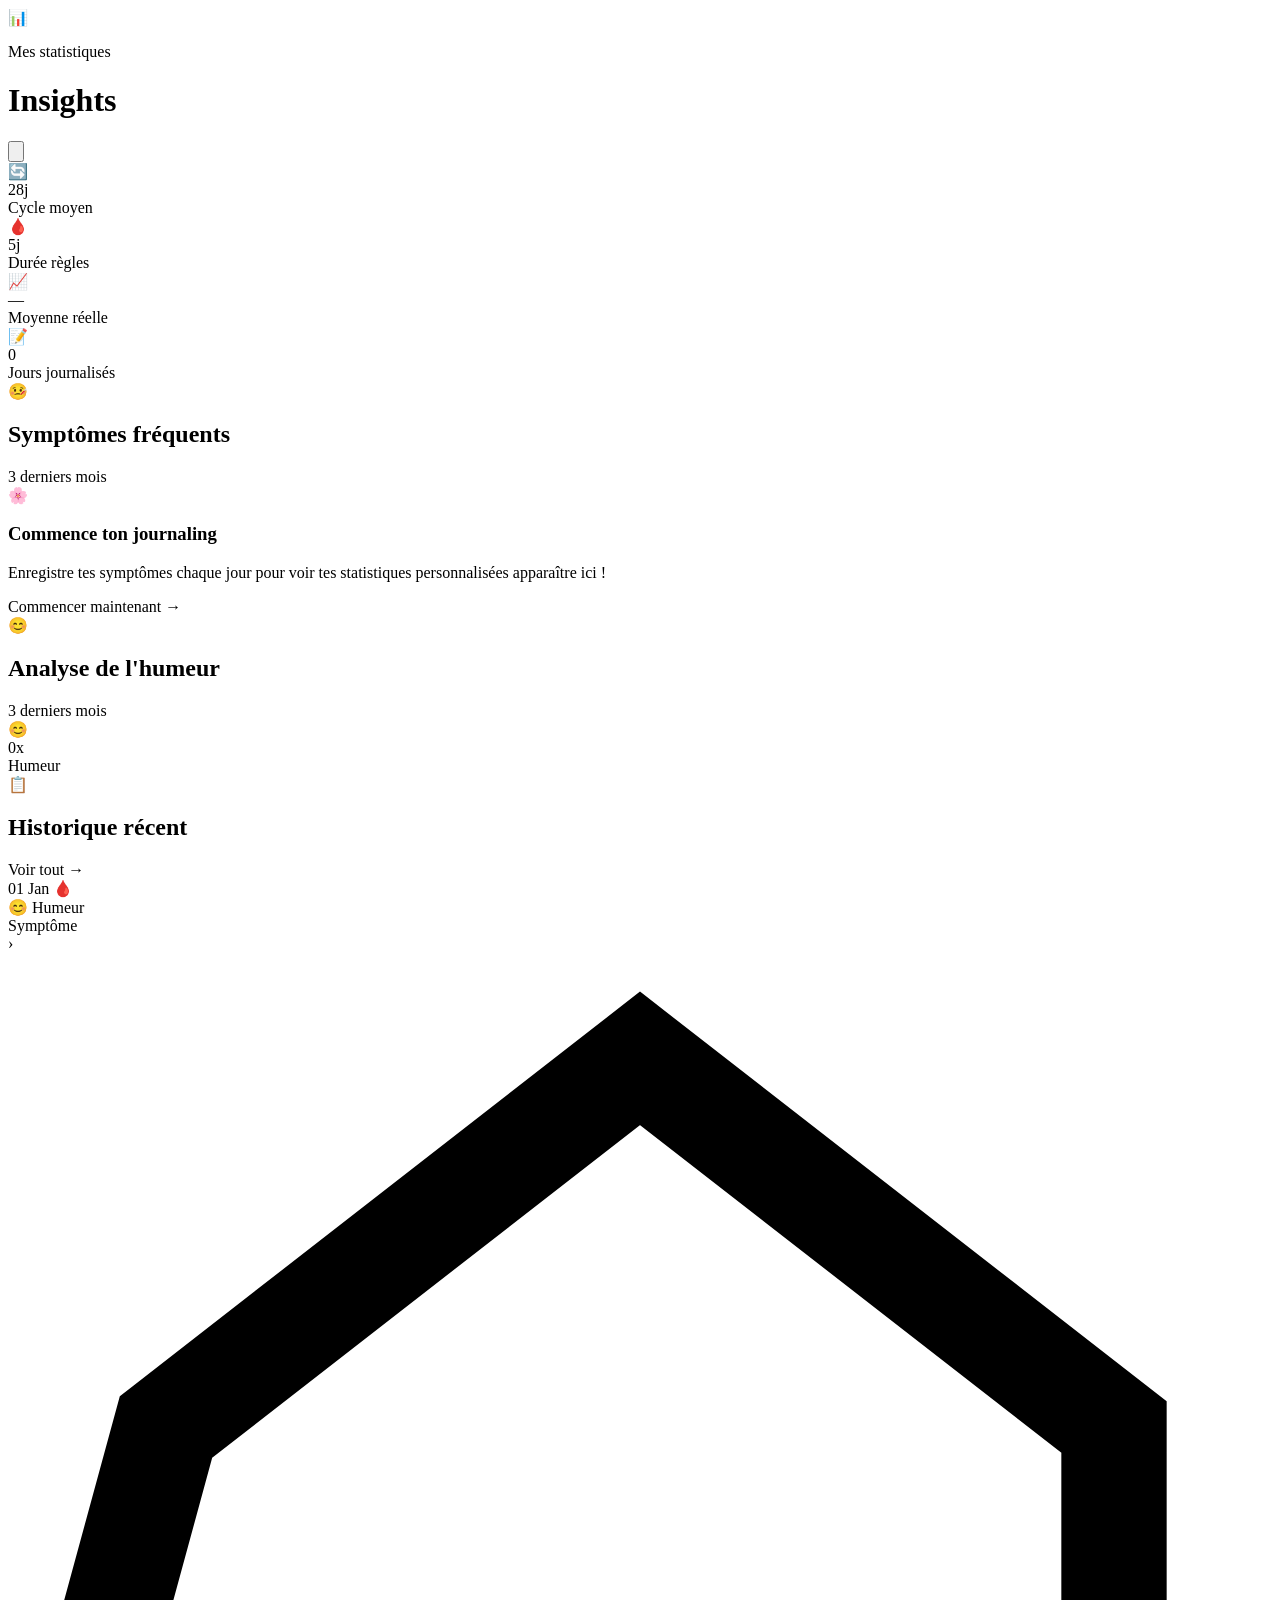
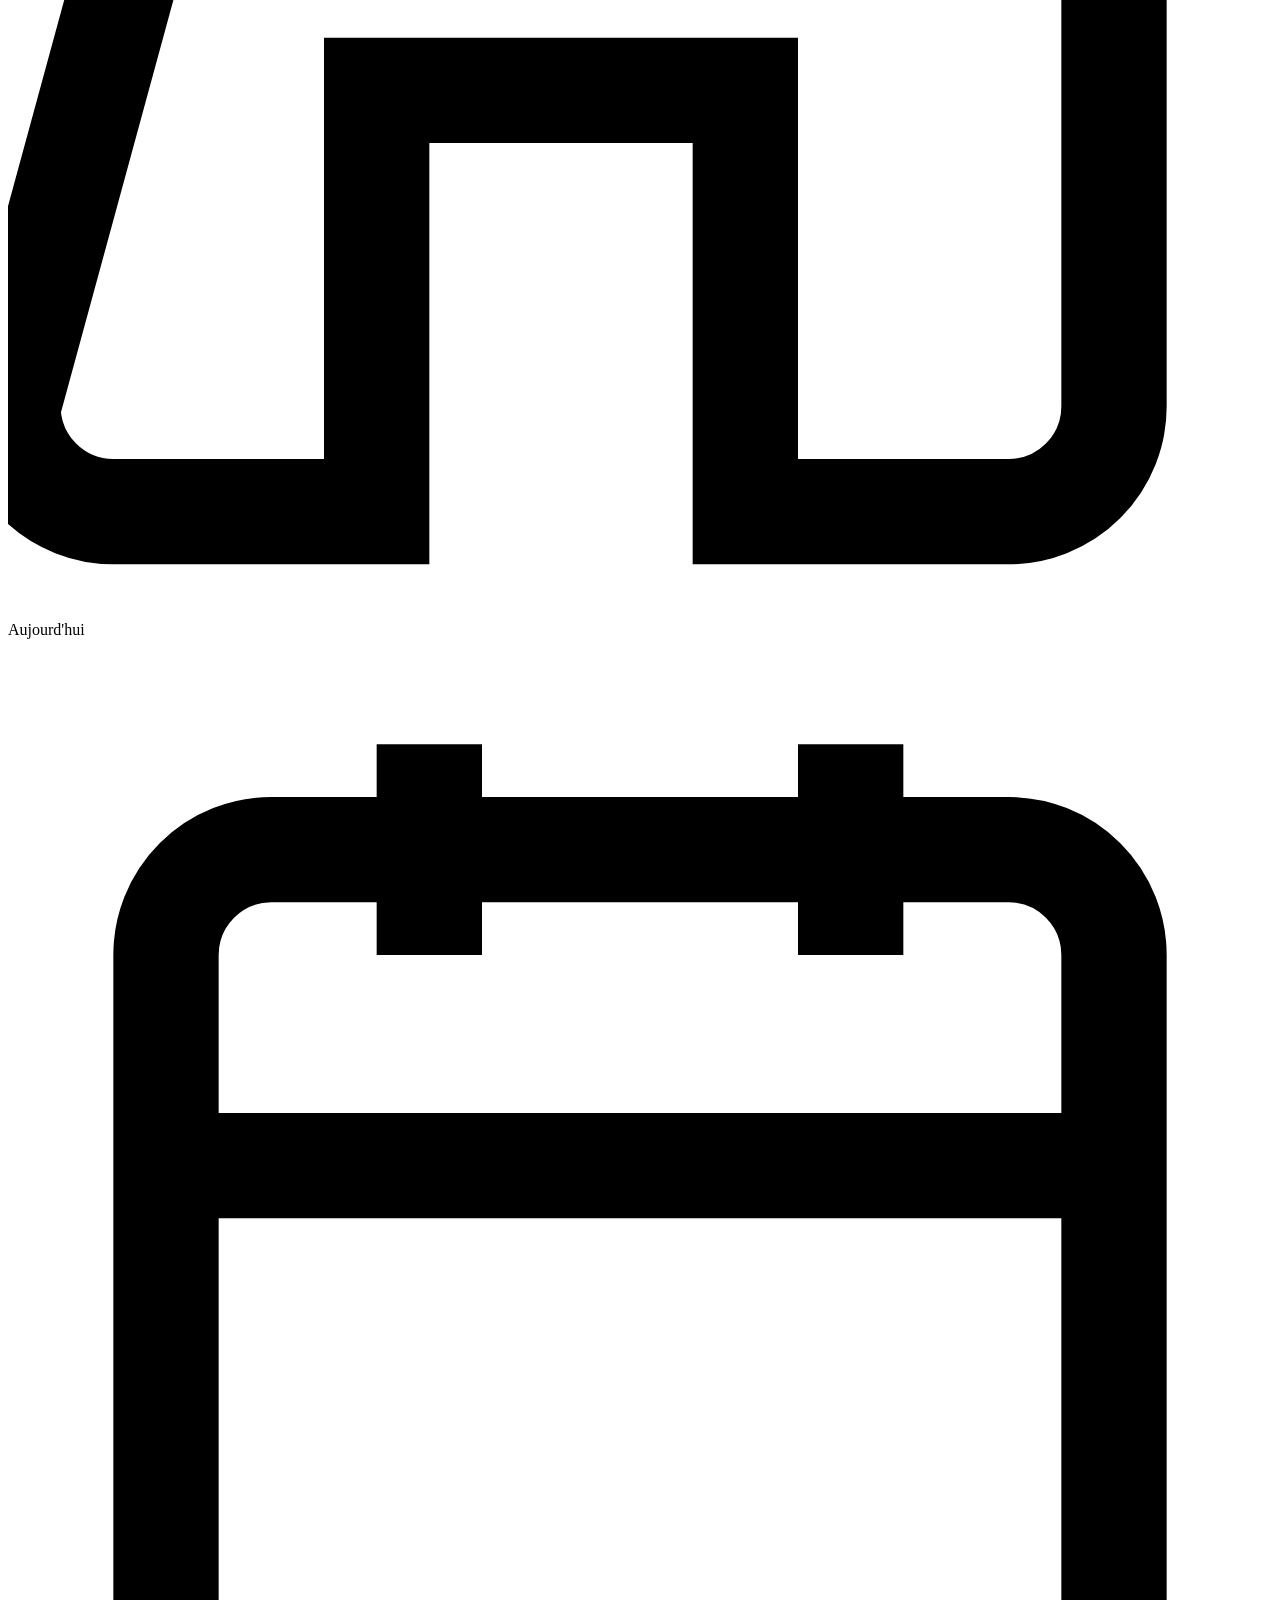
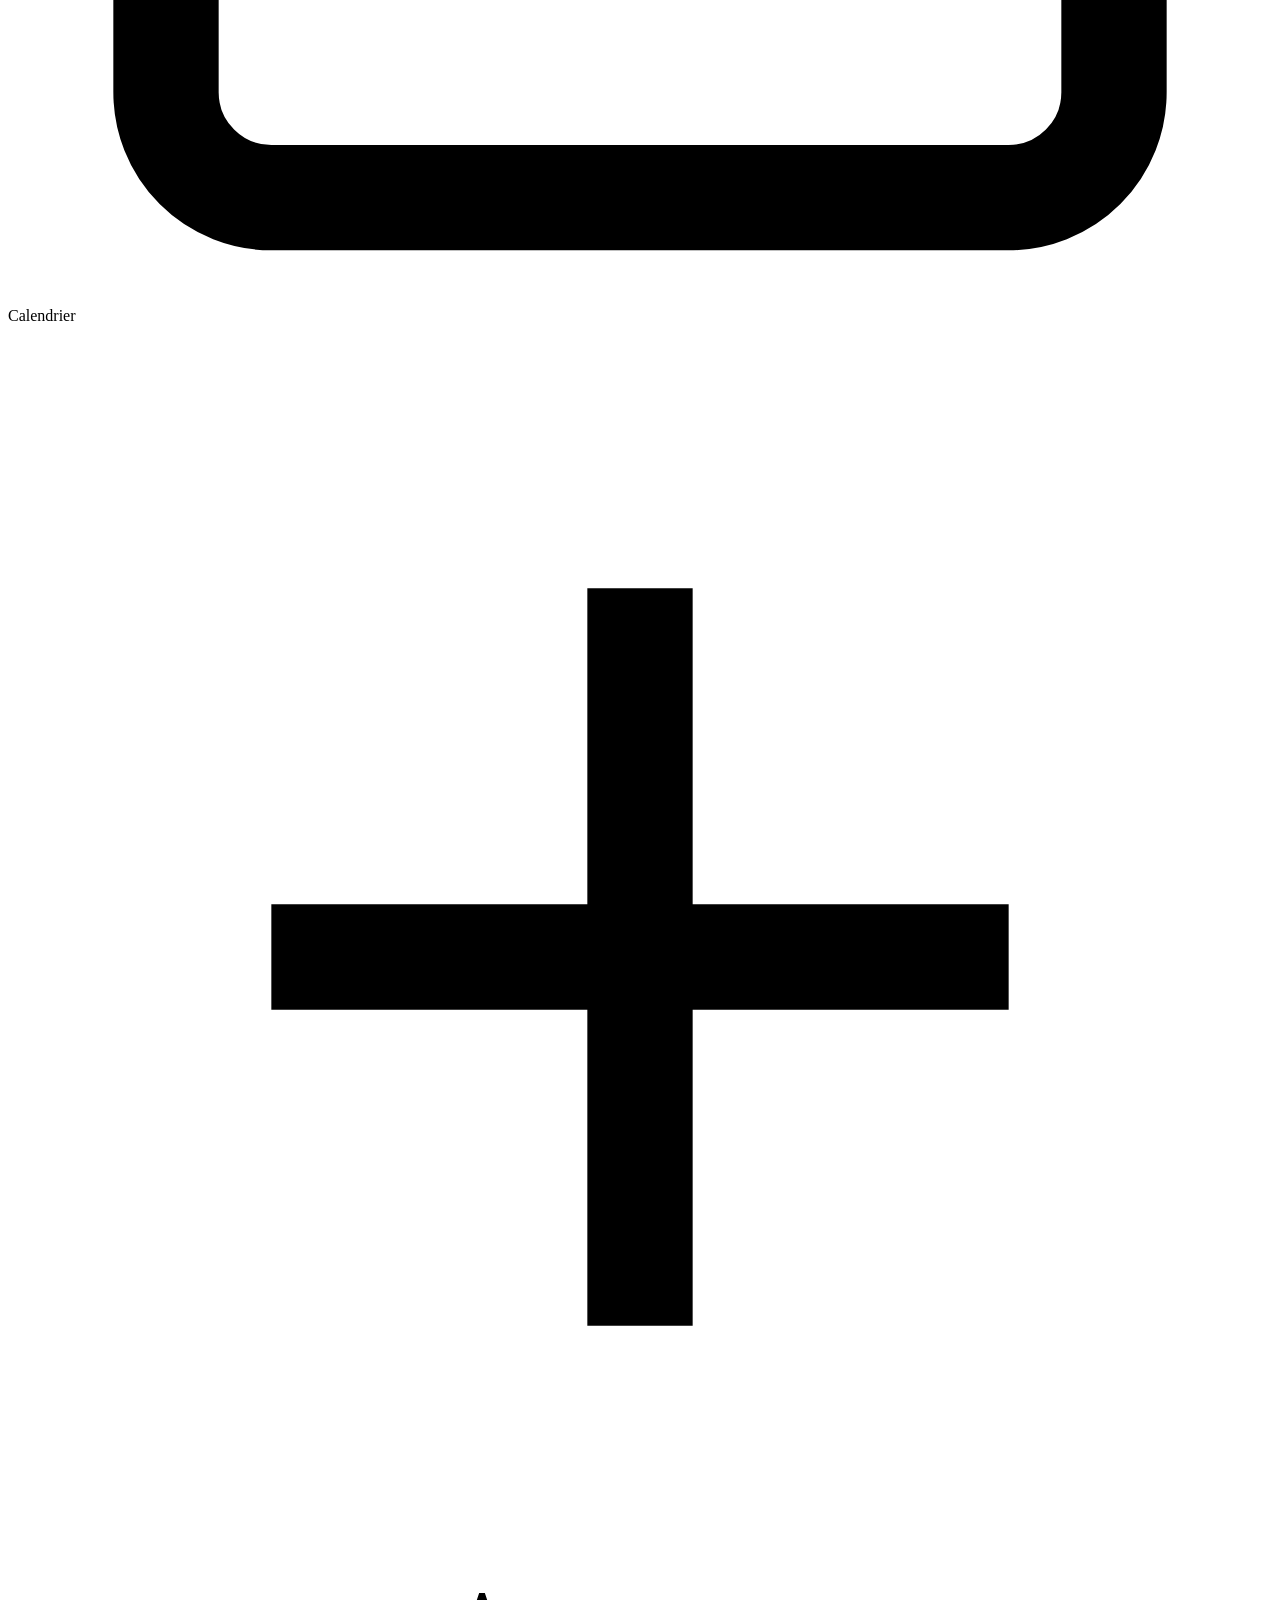
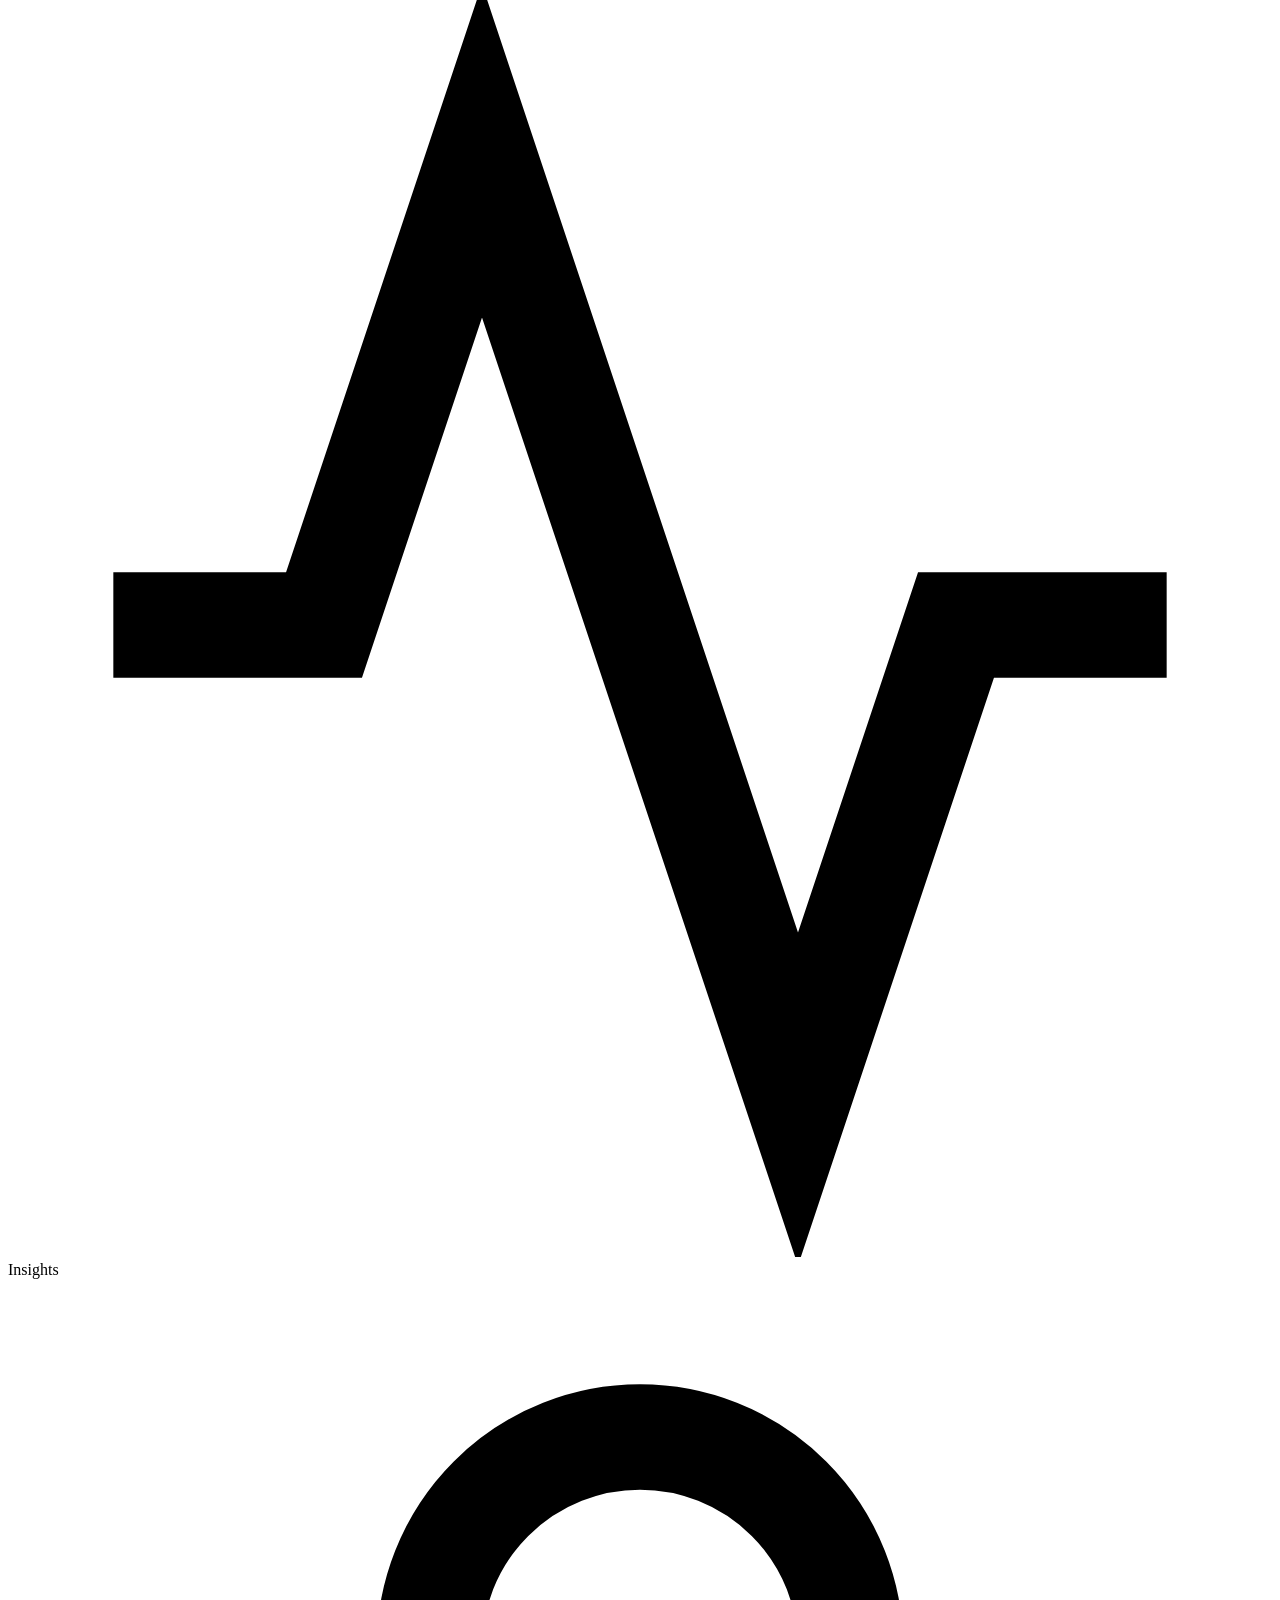
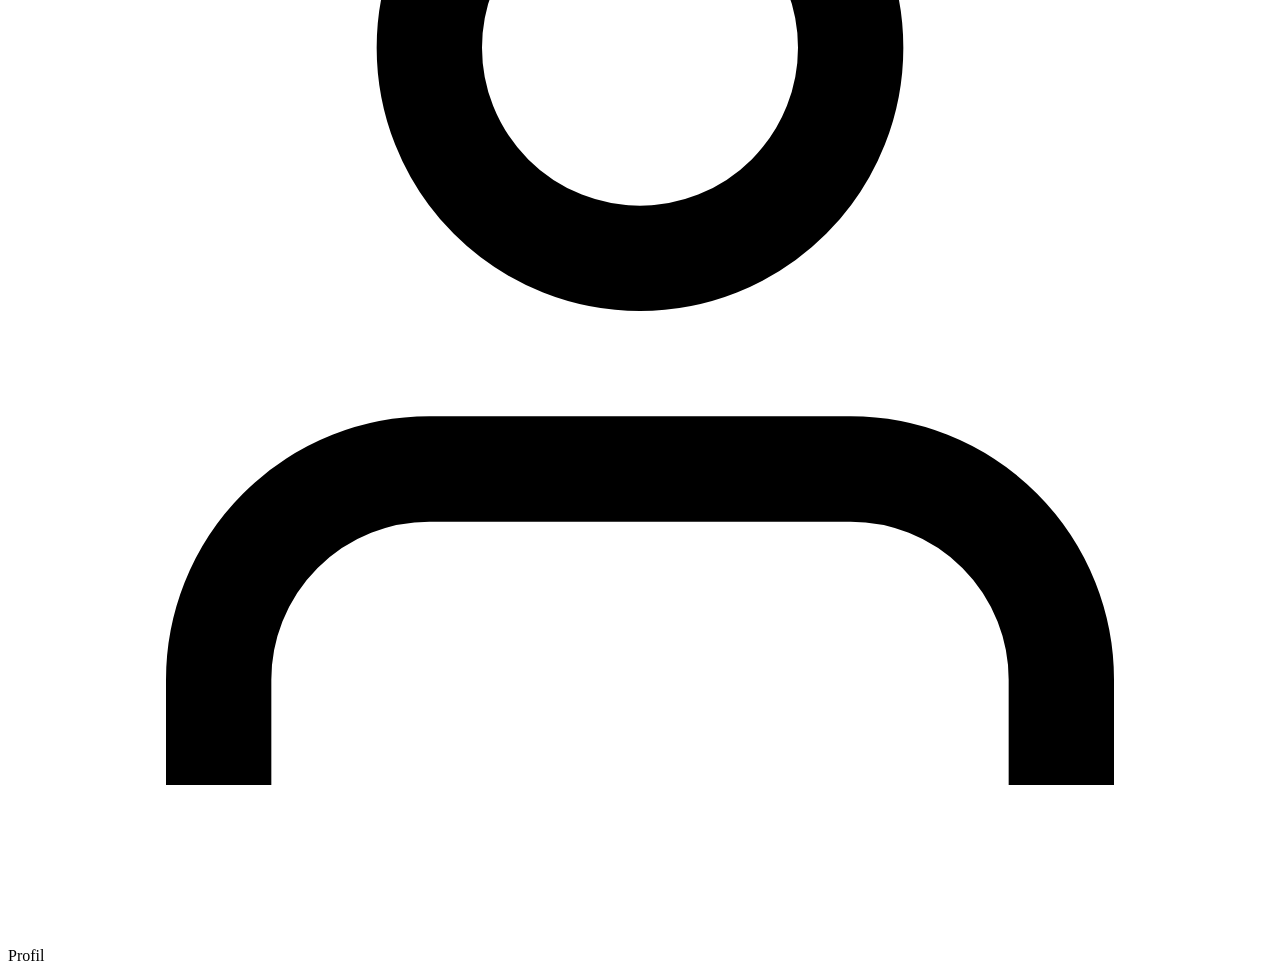
<file: src/main/resources/templates/insights.html>
<!DOCTYPE html>
<html lang="fr" xmlns:th="http://www.thymeleaf.org">
<head>
    <meta charset="UTF-8">
    <meta name="viewport" content="width=device-width, initial-scale=1.0, user-scalable=yes">
    <title>Fluxia — Mes statistiques</title>
    <link rel="preconnect" href="https://fonts.googleapis.com">
    <link rel="preconnect" href="https://fonts.gstatic.com" crossorigin>
    <link href="https://fonts.googleapis.com/css2?family=Playfair+Display:ital,wght@0,400;0,500;0,600;0,700;1,400&family=Poppins:wght@300;400;500;600;700;800&display=swap" rel="stylesheet">
    <link rel="stylesheet" th:href="@{/css/insights.css}">
</head>
<body class="insights-page">
    <!-- Background Decor -->
    <div class="bg-decoration">
        <div class="bg-blob blob-1"></div>
        <div class="bg-blob blob-2"></div>
        <div class="bg-blob blob-3"></div>
    </div>

    <div class="app-wrapper">
        <!-- Header with greeting -->
        <header class="page-header">
            <div class="header-top">
                <div class="greeting">
                    <span class="greeting-emoji">📊</span>
                    <div class="greeting-text">
                        <p class="greeting-small">Mes statistiques</p>
                        <h1 class="greeting-big">Insights</h1>
                    </div>
                </div>
                <div class="header-actions">
                    <button class="icon-btn" id="refreshBtn" onclick="refreshData()">
                        <svg viewBox="0 0 24 24" fill="none" stroke="currentColor" stroke-width="2">
                            <path d="M23 4v6h-6M1 20v-6h6M3.51 9a9 9 0 0 1 14.85-3.36L23 10M1 14l4.64 4.36A9 9 0 0 0 20.49 15"/>
                        </svg>
                    </button>
                </div>
            </div>
        </header>

        <!-- Stats Cards -->
        <section class="section stats-section">
            <div class="stats-grid">
                <div class="stat-card">
                    <div class="stat-icon">🔄</div>
                    <div class="stat-content">
                        <div class="stat-value" th:text="${user.cycleLength} + 'j'">28j</div>
                        <div class="stat-label">Cycle moyen</div>
                    </div>
                </div>
                <div class="stat-card">
                    <div class="stat-icon">🩸</div>
                    <div class="stat-content">
                        <div class="stat-value" th:text="${user.periodLength} + 'j'">5j</div>
                        <div class="stat-label">Durée règles</div>
                    </div>
                </div>
                <div class="stat-card" th:if="${avgCycleLength.isPresent()}">
                    <div class="stat-icon">📈</div>
                    <div class="stat-content">
                        <div class="stat-value" th:text="${#numbers.formatDecimal(avgCycleLength.getAsDouble(), 1, 1)} + 'j'">—</div>
                        <div class="stat-label">Moyenne réelle</div>
                    </div>
                </div>
                <div class="stat-card">
                    <div class="stat-icon">📝</div>
                    <div class="stat-content">
                        <div class="stat-value" th:text="${recentLogs.size()}">0</div>
                        <div class="stat-label">Jours journalisés</div>
                    </div>
                </div>
            </div>
        </section>

        <!-- Symptoms Section -->
        <section class="section symptoms-section" th:if="${!symptomStats.isEmpty()}">
            <div class="section-header">
                <div class="section-title-wrapper">
                    <span class="section-icon">🤒</span>
                    <h2 class="section-title">Symptômes fréquents</h2>
                </div>
                <span class="period-badge">3 derniers mois</span>
            </div>
            
            <div class="bar-chart">
                <div th:each="entry : ${symptomStats}" class="bar-row">
                    <div class="bar-label">
                        <span class="bar-label-text" th:text="${entry.key}"></span>
                    </div>
                    <div class="bar-track">
                        <div class="bar-fill symptom-bar"
                             th:style="'width: ' + ${entry.value * 100 / (symptomStats.values().stream().mapToInt(Integer::intValue).max().getAsInt())} + '%'">
                            <span class="bar-fill-value" th:text="${entry.value} + 'x'"></span>
                        </div>
                    </div>
                </div>
            </div>
        </section>

        <!-- Empty State -->
        <div class="section empty-insights" th:if="${symptomStats.isEmpty()}">
            <div class="empty-card">
                <div class="empty-icon">🌸</div>
                <h3>Commence ton journaling</h3>
                <p>Enregistre tes symptômes chaque jour pour voir tes statistiques personnalisées apparaître ici !</p>
                <a th:href="@{/log}" class="empty-btn">
                    <span>Commencer maintenant</span>
                    <span class="btn-arrow">→</span>
                </a>
            </div>
        </div>

        <!-- Mood Section -->
        <section class="section mood-section" th:if="${!moodStats.isEmpty()}">
            <div class="section-header">
                <div class="section-title-wrapper">
                    <span class="section-icon">😊</span>
                    <h2 class="section-title">Analyse de l'humeur</h2>
                </div>
                <span class="period-badge">3 derniers mois</span>
            </div>
            
            <div class="mood-stats-grid">
                <div th:each="entry : ${moodStats}" class="mood-stat-card">
                    <div class="mood-stat-emoji" th:text="${moodEmoji(entry.key)}">😊</div>
                    <div class="mood-stat-info">
                        <div class="mood-stat-count" th:text="${entry.value} + 'x'">0x</div>
                        <div class="mood-stat-label" th:text="${entry.key}">Humeur</div>
                    </div>
                    <div class="mood-progress">
                        <div class="mood-progress-bar" th:style="'width: ' + (entry.value * 100 / maxMoodCount) + '%'"></div>
                    </div>
                </div>
            </div>
        </section>

        <!-- History Section -->
        <section class="section history-section" th:if="${!recentLogs.isEmpty()}">
            <div class="section-header">
                <div class="section-title-wrapper">
                    <span class="section-icon">📋</span>
                    <h2 class="section-title">Historique récent</h2>
                </div>
                <a th:href="@{/calendar}" class="see-all-link">Voir tout →</a>
            </div>
            
            <div class="log-history">
                <div th:each="log, iterStat : ${recentLogs}" class="log-history-item" th:classappend="${iterStat.index == 0} ? 'first' : ''">
                    <div class="log-history-date">
                        <span class="day-number" th:text="${#temporals.format(log.date, 'dd')}">01</span>
                        <span class="month-name" th:text="${#temporals.format(log.date, 'MMM')}">Jan</span>
                        <span th:if="${log.isPeriodDay}" class="period-indicator">🩸</span>
                    </div>
                    <div class="log-history-details">
                        <div class="log-history-main">
                            <span th:if="${log.mood != null}" class="detail-badge mood-badge" th:classappend="'mood-' + ${#strings.toLowerCase(log.mood.name())}">
                                <span class="badge-emoji" th:text="${moodEmoji(log.mood.name())}">😊</span>
                                <span th:text="${log.mood.name()}">Humeur</span>
                            </span>
                        </div>
                        <div class="log-history-symptoms">
                            <span th:each="s : ${log.symptoms}" class="detail-badge symptom-badge" th:text="${s}">Symptôme</span>
                        </div>
                    </div>
                    <div class="log-history-chevron">›</div>
                </div>
            </div>
        </section>

        <!-- Bottom Navigation -->
        <nav class="bottom-nav">
            <a th:href="@{/dashboard}" class="nav-item">
                <div class="nav-icon">
                    <svg viewBox="0 0 24 24" fill="none" stroke="currentColor" stroke-width="2">
                        <path d="M3 9l9-7 9 7v11a2 2 0 0 1-2 2h-5v-8H7v8H2a2 2 0 0 1-2-2z"/>
                    </svg>
                </div>
                <span>Aujourd'hui</span>
            </a>
            <a th:href="@{/calendar}" class="nav-item">
                <div class="nav-icon">
                    <svg viewBox="0 0 24 24" fill="none" stroke="currentColor" stroke-width="2">
                        <rect x="3" y="4" width="18" height="18" rx="2" ry="2"/>
                        <line x1="16" y1="2" x2="16" y2="6"/>
                        <line x1="8" y1="2" x2="8" y2="6"/>
                        <line x1="3" y1="10" x2="21" y2="10"/>
                    </svg>
                </div>
                <span>Calendrier</span>
            </a>
            <a th:href="@{/log}" class="nav-item nav-log">
                <div class="nav-icon log-icon">
                    <svg viewBox="0 0 24 24" fill="none" stroke="currentColor" stroke-width="2">
                        <line x1="12" y1="5" x2="12" y2="19"/>
                        <line x1="5" y1="12" x2="19" y2="12"/>
                    </svg>
                </div>
            </a>
            <a th:href="@{/insights}" class="nav-item active">
                <div class="nav-icon">
                    <svg viewBox="0 0 24 24" fill="none" stroke="currentColor" stroke-width="2">
                        <polyline points="22 12 18 12 15 21 9 3 6 12 2 12"/>
                    </svg>
                </div>
                <span>Insights</span>
            </a>
            <a th:href="@{/profile}" class="nav-item">
                <div class="nav-icon">
                    <svg viewBox="0 0 24 24" fill="none" stroke="currentColor" stroke-width="2">
                        <path d="M20 21v-2a4 4 0 0 0-4-4H8a4 4 0 0 0-4 4v2"/>
                        <circle cx="12" cy="7" r="4"/>
                    </svg>
                </div>
                <span>Profil</span>
            </a>
        </nav>
    </div>

    <script>
        // Calculate max mood count for progress bars
        const moodCounts = /*[[${moodStats.values().toArray()}]]*/ [];
        const maxMoodCount = Math.max(...moodCounts, 1);
        
        // Apply max count to mood progress bars
        document.querySelectorAll('.mood-progress-bar').forEach(bar => {
            const parent = bar.closest('.mood-stat-card');
            if (parent) {
                const countSpan = parent.querySelector('.mood-stat-count');
                if (countSpan) {
                    const count = parseInt(countSpan.textContent);
                    const percentage = (count / maxMoodCount) * 100;
                    bar.style.width = percentage + '%';
                }
            }
        });
        
        // Refresh function
        function refreshData() {
            const btn = document.getElementById('refreshBtn');
            btn.classList.add('rotating');
            setTimeout(() => {
                location.reload();
            }, 500);
        }
        
        // Add floating animation to stats cards
        const statCards = document.querySelectorAll('.stat-card');
        statCards.forEach((card, index) => {
            card.style.animationDelay = (index * 0.1) + 's';
            card.classList.add('animate-in');
        });
        
        // Animate bar charts on load
        const bars = document.querySelectorAll('.bar-fill');
        bars.forEach(bar => {
            const width = bar.style.width;
            bar.style.width = '0%';
            setTimeout(() => {
                bar.style.width = width;
            }, 100);
        });
        
        // Add hover effect for history items
        const historyItems = document.querySelectorAll('.log-history-item');
        historyItems.forEach(item => {
            item.addEventListener('click', () => {
                item.classList.add('clicked');
                setTimeout(() => {
                    item.classList.remove('clicked');
                }, 300);
            });
        });
        
        // Smooth scroll for anchor links
        document.querySelectorAll('a[href^="#"]').forEach(anchor => {
            anchor.addEventListener('click', function (e) {
                e.preventDefault();
                const target = document.querySelector(this.getAttribute('href'));
                if (target) {
                    target.scrollIntoView({ behavior: 'smooth', block: 'start' });
                }
            });
        });
    </script>
</body>
</html>
</file>
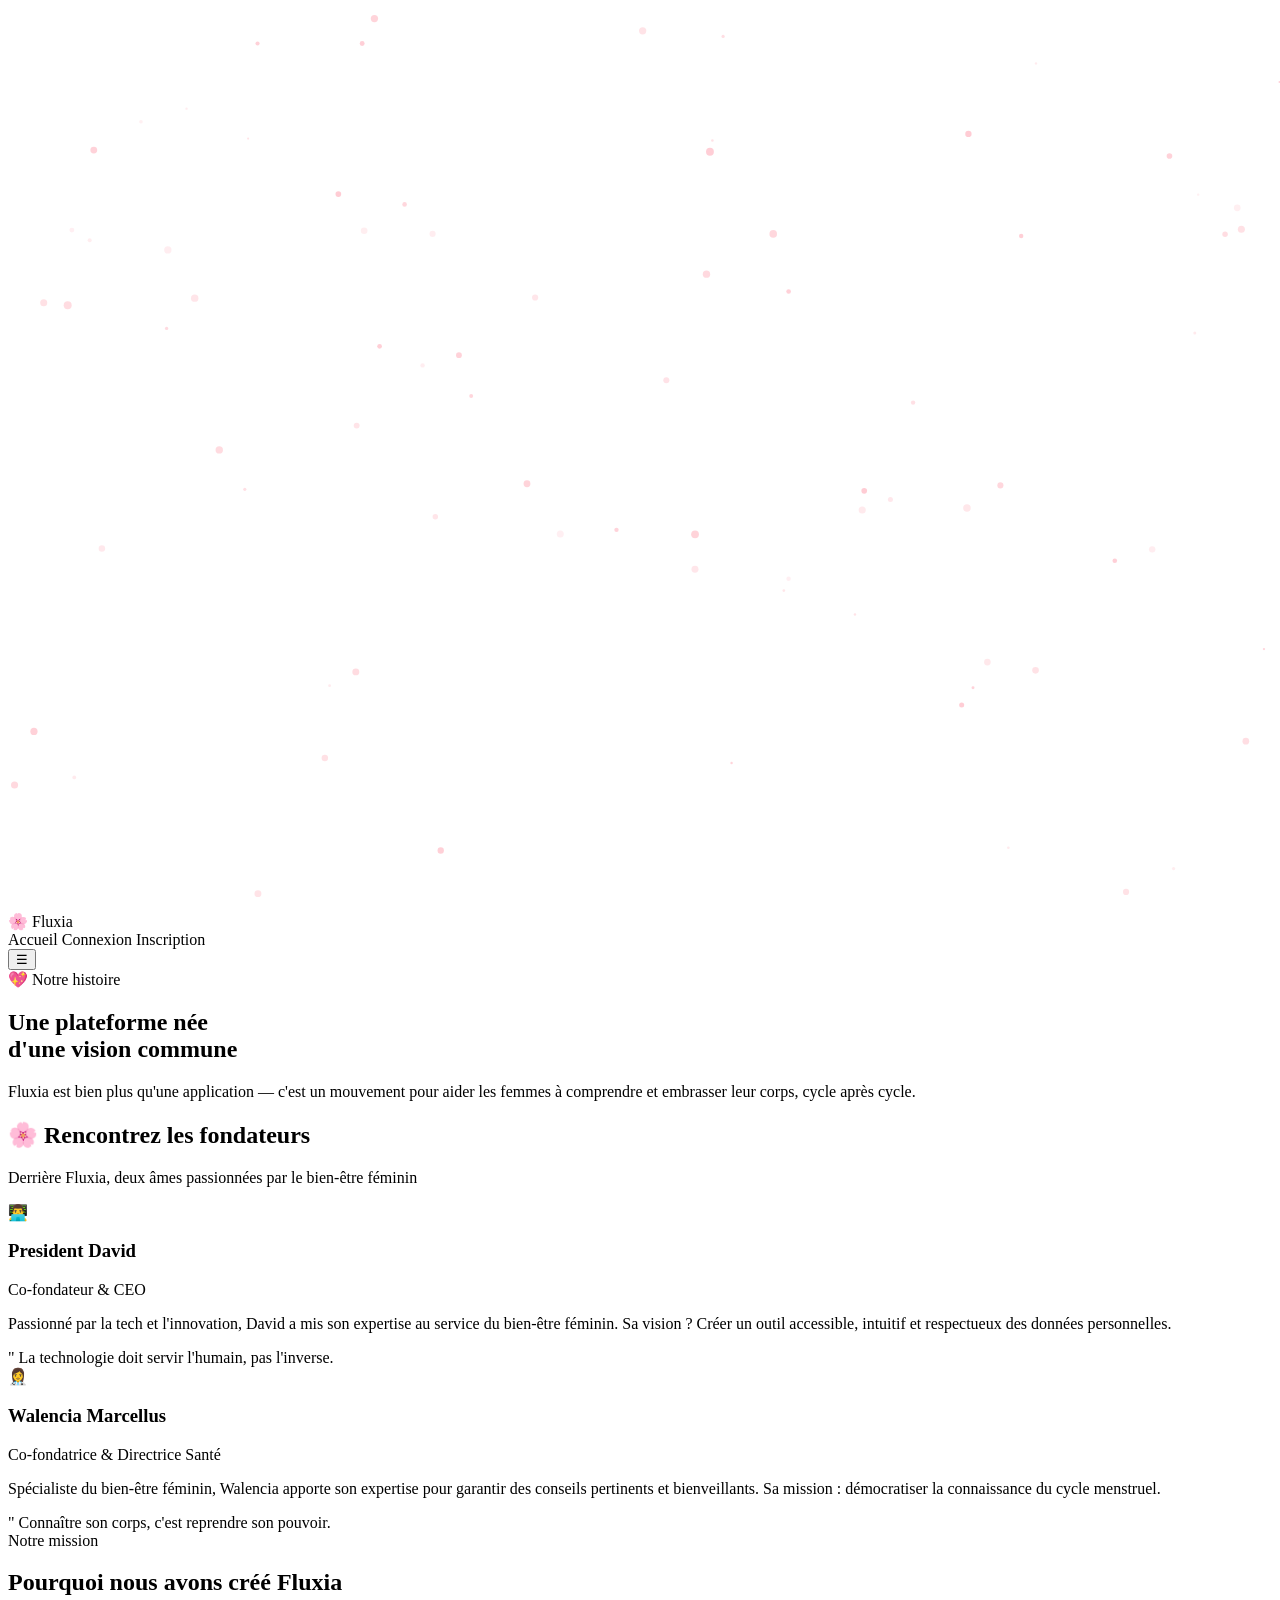
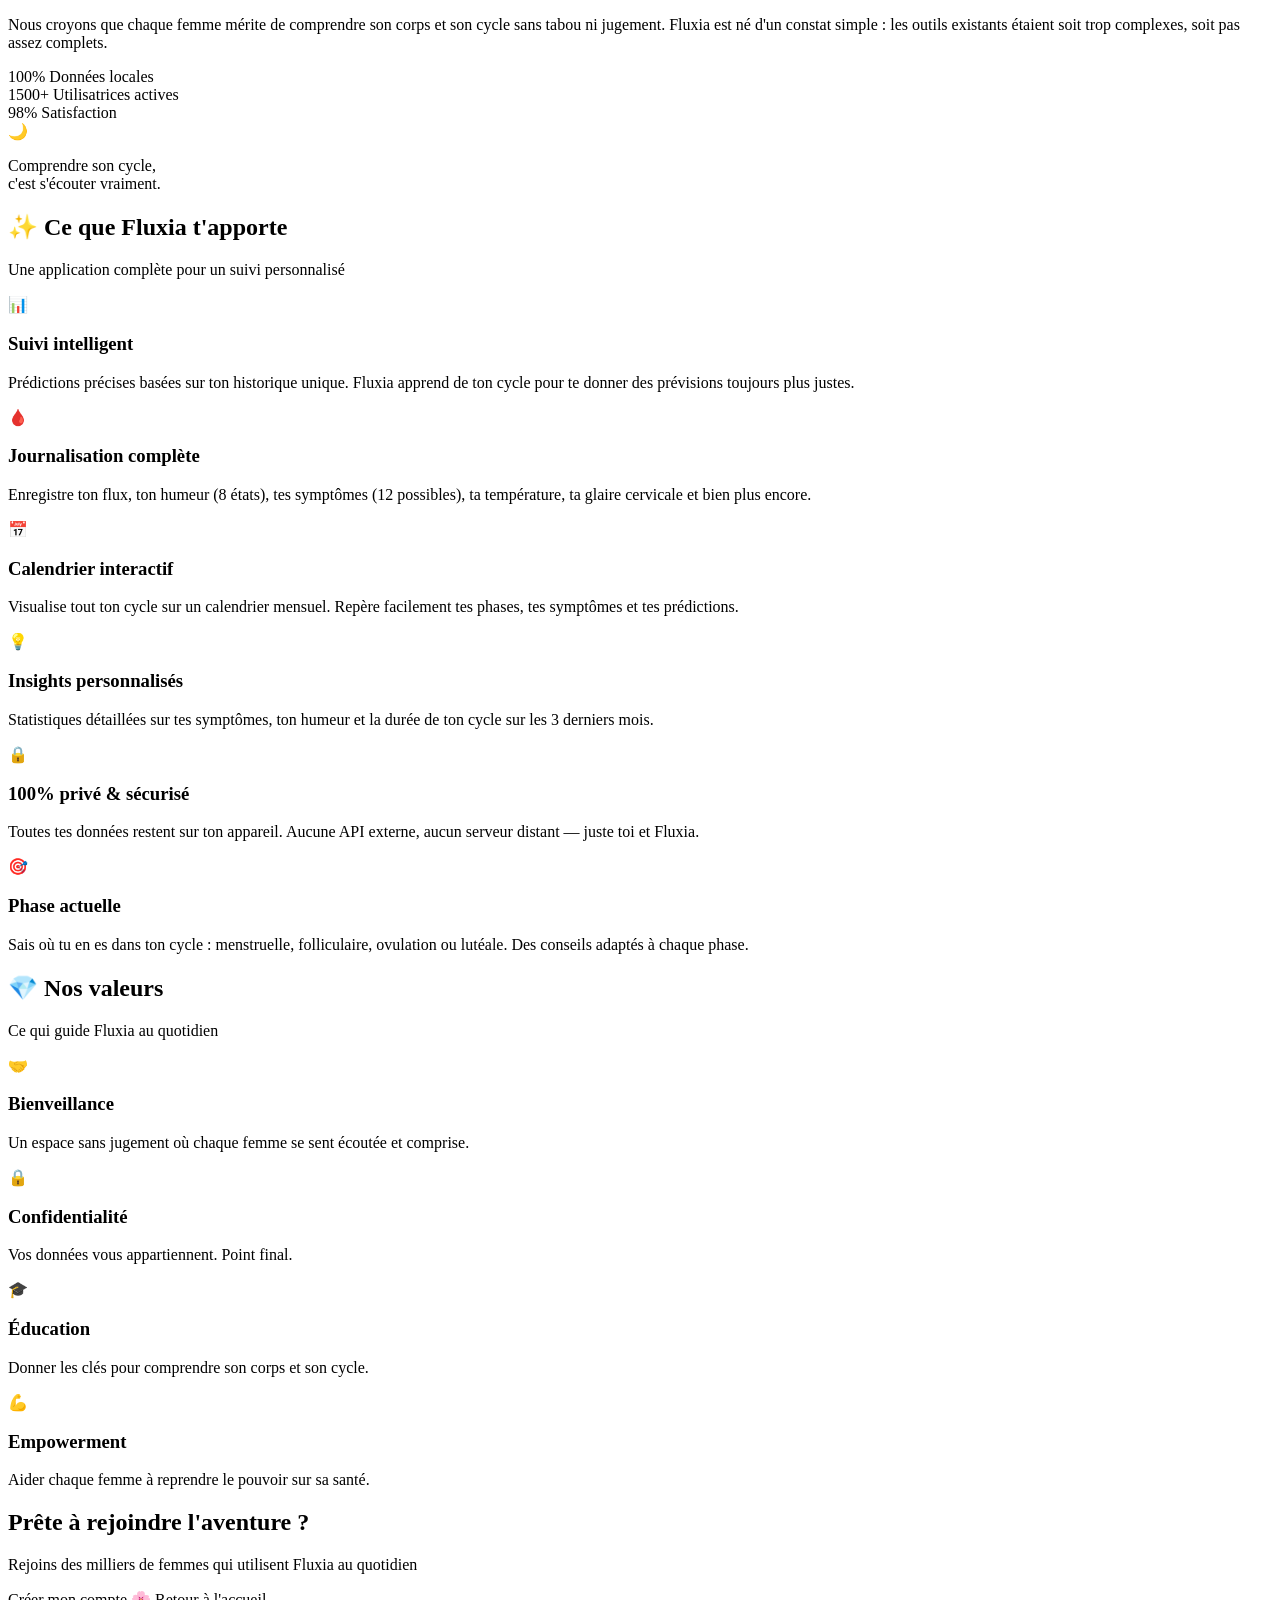
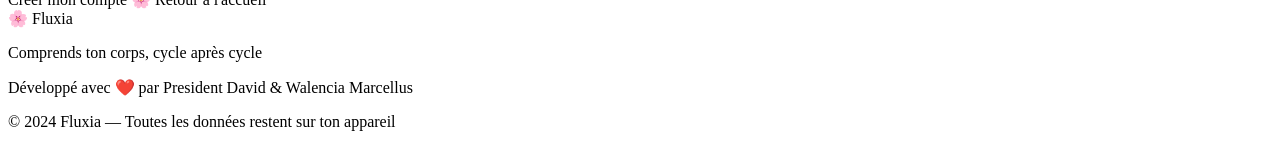
<file: src/main/resources/templates/learn-more.html>
<!DOCTYPE html>
<html lang="fr" xmlns:th="http://www.thymeleaf.org">
<head>
    <meta charset="UTF-8">
    <meta name="viewport" content="width=device-width, initial-scale=1.0">
    <title>Fluxia — Notre histoire</title>
    <link rel="preconnect" href="https://fonts.googleapis.com">
    <link rel="preconnect" href="https://fonts.gstatic.com" crossorigin>
    <link href="https://fonts.googleapis.com/css2?family=Playfair+Display:ital,wght@0,400;0,600;0,700;1,400;1,600&family=Poppins:wght@300;400;500;600;700;800&display=swap" rel="stylesheet">
    <link rel="stylesheet" th:href="@{/css/learn-more.css}">
</head>
<body class="learn-page">
    <!-- Particle Canvas Background -->
    <canvas id="particleCanvas"></canvas>
    
    <!-- Floating Orbs -->
    <div class="floating-orb orb-1"></div>
    <div class="floating-orb orb-2"></div>
    <div class="floating-orb orb-3"></div>
    
    <!-- Navigation -->
    <nav class="navbar">
        <div class="nav-container">
            <a th:href="@{/}" class="nav-logo">
                <span>🌸</span>
                <span>Fluxia</span>
            </a>
            <div class="nav-links">
                <a th:href="@{/}" class="nav-link">Accueil</a>
                <a th:href="@{/login}" class="nav-link btn-nav">Connexion</a>
                <a th:href="@{/register}" class="nav-link btn-nav-primary">Inscription</a>
            </div>
            <button class="mobile-menu-btn" id="mobileMenuBtn">☰</button>
        </div>
    </nav>

    <main class="main-content">
        <!-- Hero Section -->
        <section class="hero-section">
            <div class="hero-content">
                <div class="hero-badge">
                    <span class="hero-badge-icon">💖</span>
                    <span>Notre histoire</span>
                </div>
                <h1 class="hero-title">
                    Une plateforme née<br>
                    <span class="hero-highlight">d'une vision commune</span>
                </h1>
                <p class="hero-description">
                    Fluxia est bien plus qu'une application — c'est un mouvement pour aider les femmes 
                    à comprendre et embrasser leur corps, cycle après cycle.
                </p>
            </div>
        </section>

        <!-- Founders Section -->
        <section class="founders-section">
            <div class="container">
                <div class="section-header">
                    <h2 class="section-title">🌸 Rencontrez les fondateurs</h2>
                    <p class="section-subtitle">Derrière Fluxia, deux âmes passionnées par le bien-être féminin</p>
                </div>
                
                <div class="founders-grid">
                    <div class="founder-card">
                        <div class="founder-avatar">
                            <div class="avatar-circle">
                                <span class="avatar-emoji">👨‍💻</span>
                            </div>
                        </div>
                        <h3 class="founder-name">President David</h3>
                        <p class="founder-title">Co-fondateur & CEO</p>
                        <div class="founder-divider"></div>
                        <p class="founder-bio">
                            Passionné par la tech et l'innovation, David a mis son expertise au service 
                            du bien-être féminin. Sa vision ? Créer un outil accessible, intuitif et 
                            respectueux des données personnelles.
                        </p>
                        <div class="founder-quote">
                            <span class="quote-icon">"</span>
                            <span>La technologie doit servir l'humain, pas l'inverse.</span>
                        </div>
                    </div>
                    
                    <div class="founder-card">
                        <div class="founder-avatar">
                            <div class="avatar-circle">
                                <span class="avatar-emoji">👩‍⚕️</span>
                            </div>
                        </div>
                        <h3 class="founder-name">Walencia Marcellus</h3>
                        <p class="founder-title">Co-fondatrice & Directrice Santé</p>
                        <div class="founder-divider"></div>
                        <p class="founder-bio">
                            Spécialiste du bien-être féminin, Walencia apporte son expertise pour garantir 
                            des conseils pertinents et bienveillants. Sa mission : démocratiser la 
                            connaissance du cycle menstruel.
                        </p>
                        <div class="founder-quote">
                            <span class="quote-icon">"</span>
                            <span>Connaître son corps, c'est reprendre son pouvoir.</span>
                        </div>
                    </div>
                </div>
            </div>
        </section>

        <!-- Mission Section -->
        <section class="mission-section">
            <div class="container">
                <div class="mission-grid">
                    <div class="mission-content">
                        <div class="mission-badge">Notre mission</div>
                        <h2 class="mission-title">Pourquoi nous avons créé Fluxia</h2>
                        <p class="mission-text">
                            Nous croyons que chaque femme mérite de comprendre son corps et son cycle 
                            sans tabou ni jugement. Fluxia est né d'un constat simple : les outils existants 
                            étaient soit trop complexes, soit pas assez complets.
                        </p>
                        <div class="mission-stats">
                            <div class="stat-item">
                                <span class="stat-number">100%</span>
                                <span class="stat-label">Données locales</span>
                            </div>
                            <div class="stat-item">
                                <span class="stat-number">1500+</span>
                                <span class="stat-label">Utilisatrices actives</span>
                            </div>
                            <div class="stat-item">
                                <span class="stat-number">98%</span>
                                <span class="stat-label">Satisfaction</span>
                            </div>
                        </div>
                    </div>
                    <div class="mission-image">
                        <div class="image-card">
                            <div class="image-emoji">🌙</div>
                            <p>Comprendre son cycle,<br>c'est s'écouter vraiment.</p>
                        </div>
                    </div>
                </div>
            </div>
        </section>

        <!-- Features Deep Dive -->
        <section class="features-deep">
            <div class="container">
                <div class="section-header">
                    <h2 class="section-title">✨ Ce que Fluxia t'apporte</h2>
                    <p class="section-subtitle">Une application complète pour un suivi personnalisé</p>
                </div>
                
                <div class="features-deep-grid">
                    <div class="feature-deep-card">
                        <div class="feature-deep-icon">📊</div>
                        <h3>Suivi intelligent</h3>
                        <p>Prédictions précises basées sur ton historique unique. Fluxia apprend de ton cycle pour te donner des prévisions toujours plus justes.</p>
                    </div>
                    
                    <div class="feature-deep-card">
                        <div class="feature-deep-icon">🩸</div>
                        <h3>Journalisation complète</h3>
                        <p>Enregistre ton flux, ton humeur (8 états), tes symptômes (12 possibles), ta température, ta glaire cervicale et bien plus encore.</p>
                    </div>
                    
                    <div class="feature-deep-card">
                        <div class="feature-deep-icon">📅</div>
                        <h3>Calendrier interactif</h3>
                        <p>Visualise tout ton cycle sur un calendrier mensuel. Repère facilement tes phases, tes symptômes et tes prédictions.</p>
                    </div>
                    
                    <div class="feature-deep-card">
                        <div class="feature-deep-icon">💡</div>
                        <h3>Insights personnalisés</h3>
                        <p>Statistiques détaillées sur tes symptômes, ton humeur et la durée de ton cycle sur les 3 derniers mois.</p>
                    </div>
                    
                    <div class="feature-deep-card">
                        <div class="feature-deep-icon">🔒</div>
                        <h3>100% privé & sécurisé</h3>
                        <p>Toutes tes données restent sur ton appareil. Aucune API externe, aucun serveur distant — juste toi et Fluxia.</p>
                    </div>
                    
                    <div class="feature-deep-card">
                        <div class="feature-deep-icon">🎯</div>
                        <h3>Phase actuelle</h3>
                        <p>Sais où tu en es dans ton cycle : menstruelle, folliculaire, ovulation ou lutéale. Des conseils adaptés à chaque phase.</p>
                    </div>
                </div>
            </div>
        </section>

        <!-- Tech Stack Section 
        <section class="tech-section">
            <div class="container">
                <div class="tech-content">
                    <h2 class="tech-title">🔧 Construit avec ❤️</h2>
                    <p class="tech-subtitle">Une architecture moderne pour une expérience fluide</p>
                    
                    <div class="tech-grid">
                        <div class="tech-item">
                            <span class="tech-icon">☕</span>
                            <span>Java 17</span>
                        </div>
                        <div class="tech-item">
                            <span class="tech-icon">🍃</span>
                            <span>Spring Boot 3</span>
                        </div>
                        <div class="tech-item">
                            <span class="tech-icon">🗄️</span>
                            <span>H2 Database</span>
                        </div>
                        <div class="tech-item">
                            <span class="tech-icon">🎨</span>
                            <span>Thymeleaf</span>
                        </div>
                        <div class="tech-item">
                            <span class="tech-icon">🌸</span>
                            <span>Design personnalisé</span>
                        </div>
                    </div>
                </div>
            </div>
        </section> -->

        <!-- Values Section -->
        <section class="values-section">
            <div class="container">
                <div class="section-header">
                    <h2 class="section-title">💎 Nos valeurs</h2>
                    <p class="section-subtitle">Ce qui guide Fluxia au quotidien</p>
                </div>
                
                <div class="values-grid">
                    <div class="value-card">
                        <div class="value-icon">🤝</div>
                        <h3>Bienveillance</h3>
                        <p>Un espace sans jugement où chaque femme se sent écoutée et comprise.</p>
                    </div>
                    <div class="value-card">
                        <div class="value-icon">🔒</div>
                        <h3>Confidentialité</h3>
                        <p>Vos données vous appartiennent. Point final.</p>
                    </div>
                    <div class="value-card">
                        <div class="value-icon">🎓</div>
                        <h3>Éducation</h3>
                        <p>Donner les clés pour comprendre son corps et son cycle.</p>
                    </div>
                    <div class="value-card">
                        <div class="value-icon">💪</div>
                        <h3>Empowerment</h3>
                        <p>Aider chaque femme à reprendre le pouvoir sur sa santé.</p>
                    </div>
                </div>
            </div>
        </section>

        <!-- CTA Section -->
        <section class="cta-section">
            <div class="container">
                <div class="cta-card">
                    <h2 class="cta-title">Prête à rejoindre l'aventure ?</h2>
                    <p class="cta-text">Rejoins des milliers de femmes qui utilisent Fluxia au quotidien</p>
                    <div class="cta-buttons">
                        <a th:href="@{/register}" class="btn btn-primary btn-glow">
                            <span>Créer mon compte</span>
                            <span class="btn-arrow">🌸</span>
                        </a>
                        <a th:href="@{/}" class="btn btn-secondary">
                            <span>Retour à l'accueil</span>
                        </a>
                    </div>
                </div>
            </div>
        </section>

        <!-- Footer -->
        <footer class="footer">
            <div class="footer-content">
                <div class="footer-brand">
                    <span class="footer-icon">🌸</span>
                    <span>Fluxia</span>
                </div>
                <p class="footer-tagline">Comprends ton corps, cycle après cycle</p>
                <p class="footer-credits">
                    Développé avec ❤️ par President David & Walencia Marcellus
                </p>
                <div class="footer-links">

                </div>
                <p class="copyright">© 2024 Fluxia — Toutes les données restent sur ton appareil</p>
            </div>
        </footer>
    </main>

    <script>
        // Particle Animation
        const canvas = document.getElementById('particleCanvas');
        const ctx = canvas.getContext('2d');
        
        function resizeCanvas() {
            canvas.width = window.innerWidth;
            canvas.height = window.innerHeight;
        }
        resizeCanvas();
        window.addEventListener('resize', resizeCanvas);
        
        const particles = [];
        const particleCount = 80;
        
        for (let i = 0; i < particleCount; i++) {
            particles.push({
                x: Math.random() * canvas.width,
                y: Math.random() * canvas.height,
                radius: Math.random() * 3 + 1,
                speedX: (Math.random() - 0.5) * 0.5,
                speedY: (Math.random() - 0.5) * 0.5,
                opacity: Math.random() * 0.5 + 0.2
            });
        }
        
        function animateParticles() {
            ctx.clearRect(0, 0, canvas.width, canvas.height);
            
            particles.forEach(p => {
                p.x += p.speedX;
                p.y += p.speedY;
                
                if (p.x < 0) p.x = canvas.width;
                if (p.x > canvas.width) p.x = 0;
                if (p.y < 0) p.y = canvas.height;
                if (p.y > canvas.height) p.y = 0;
                
                ctx.beginPath();
                ctx.arc(p.x, p.y, p.radius, 0, Math.PI * 2);
                ctx.fillStyle = `rgba(255, 182, 193, ${p.opacity})`;
                ctx.fill();
            });
            
            requestAnimationFrame(animateParticles);
        }
        
        animateParticles();
        
        // Mobile menu toggle
        const mobileMenuBtn = document.getElementById('mobileMenuBtn');
        const navLinks = document.querySelector('.nav-links');
        
        mobileMenuBtn.addEventListener('click', () => {
            navLinks.classList.toggle('active');
        });
        
        // Smooth scroll for anchor links
        document.querySelectorAll('a[href^="#"]').forEach(anchor => {
            anchor.addEventListener('click', function (e) {
                e.preventDefault();
                const target = document.querySelector(this.getAttribute('href'));
                if (target) {
                    target.scrollIntoView({ behavior: 'smooth' });
                }
            });
        });
        
        // Scroll animations
        const observerOptions = {
            threshold: 0.1,
            rootMargin: '0px 0px -50px 0px'
        };
        
        const observer = new IntersectionObserver((entries) => {
            entries.forEach(entry => {
                if (entry.isIntersecting) {
                    entry.target.classList.add('animate-in');
                }
            });
        }, observerOptions);
        
        document.querySelectorAll('.founder-card, .feature-deep-card, .value-card').forEach(el => {
            observer.observe(el);
        });
    </script>
</body>
</html>
</file>
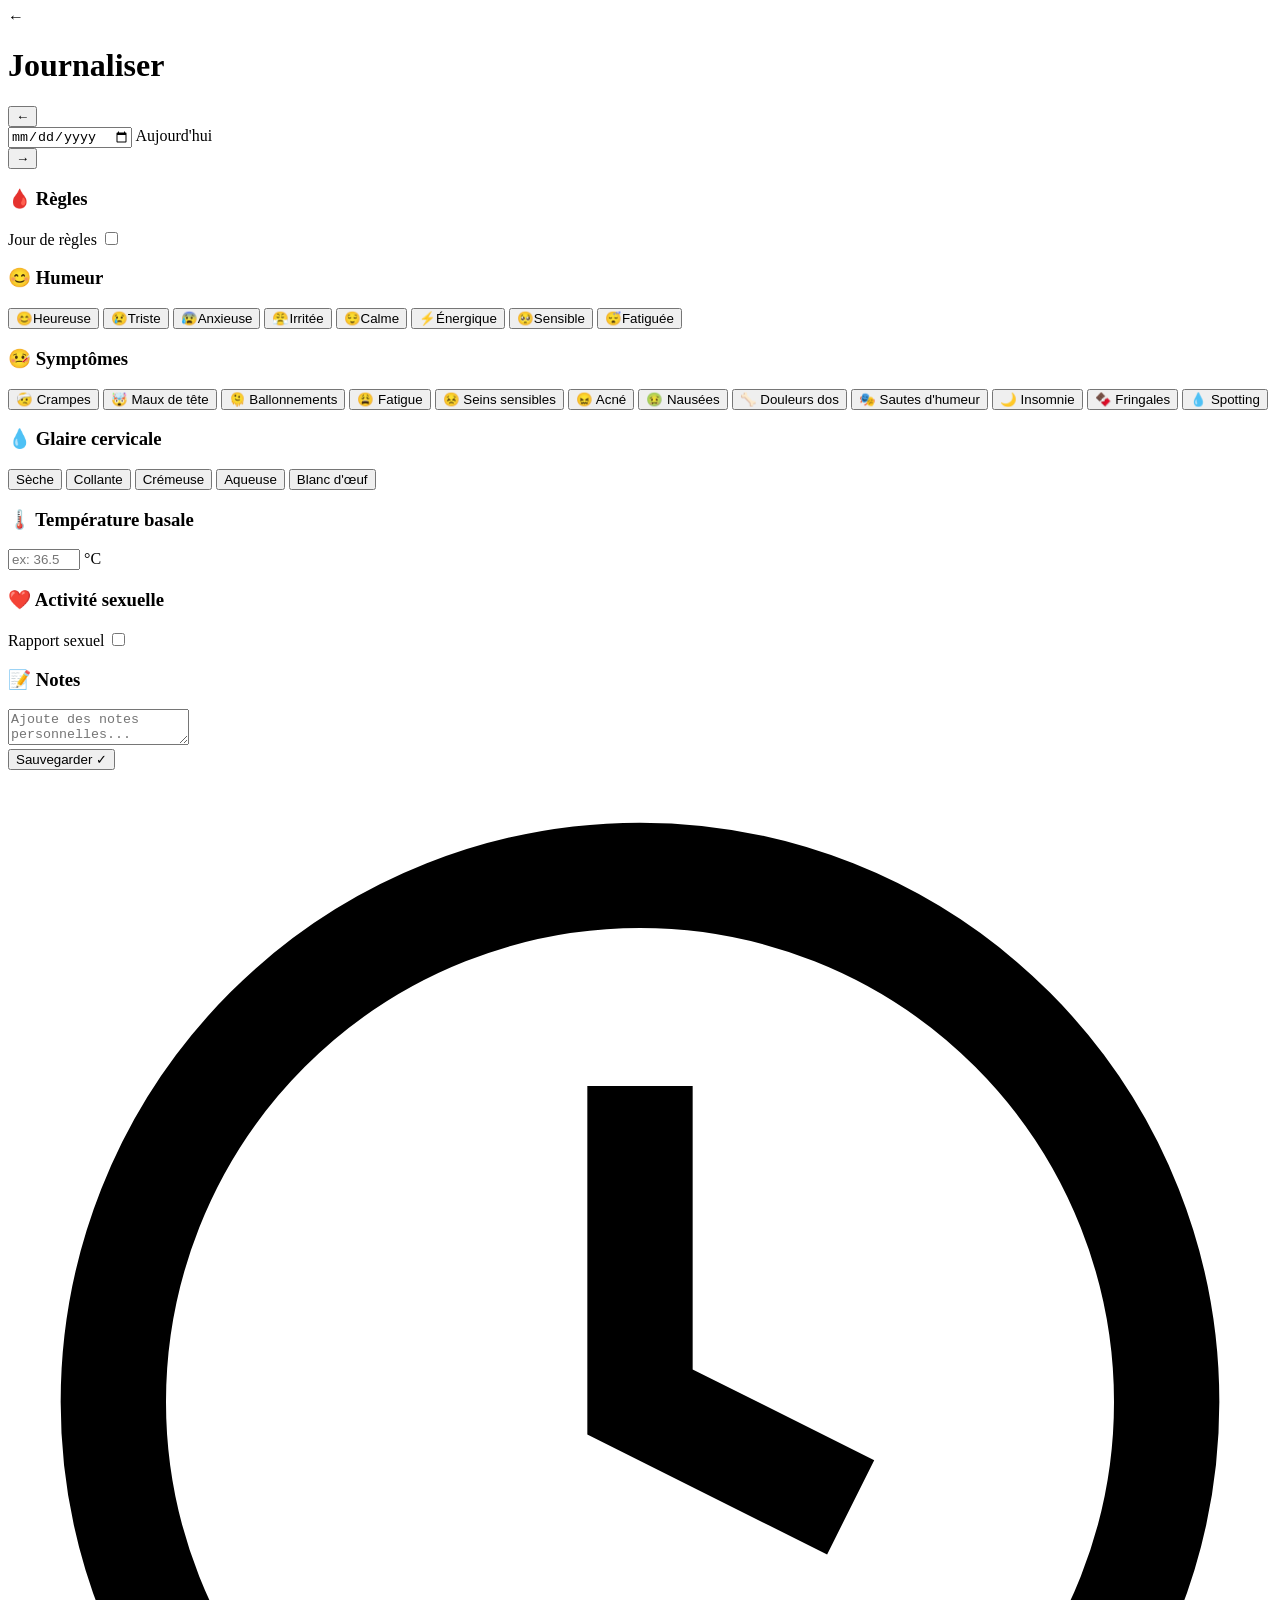
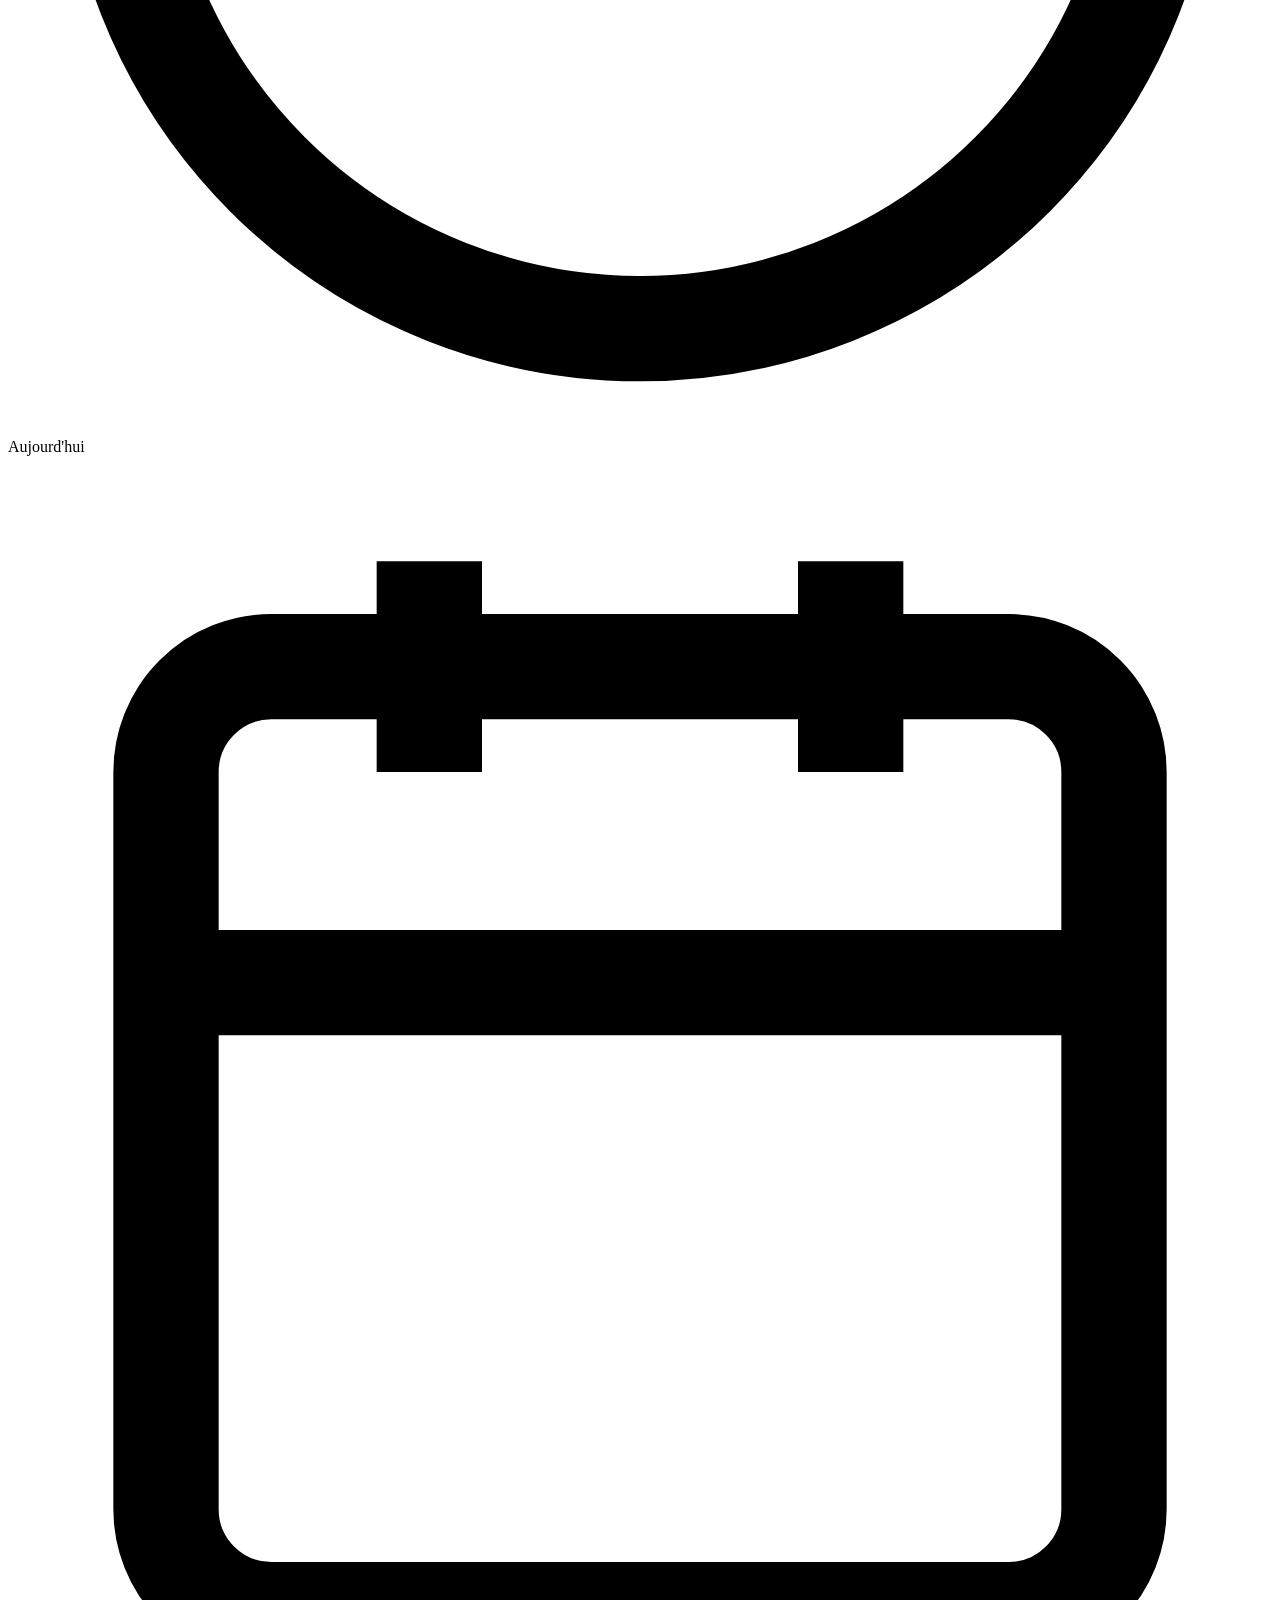
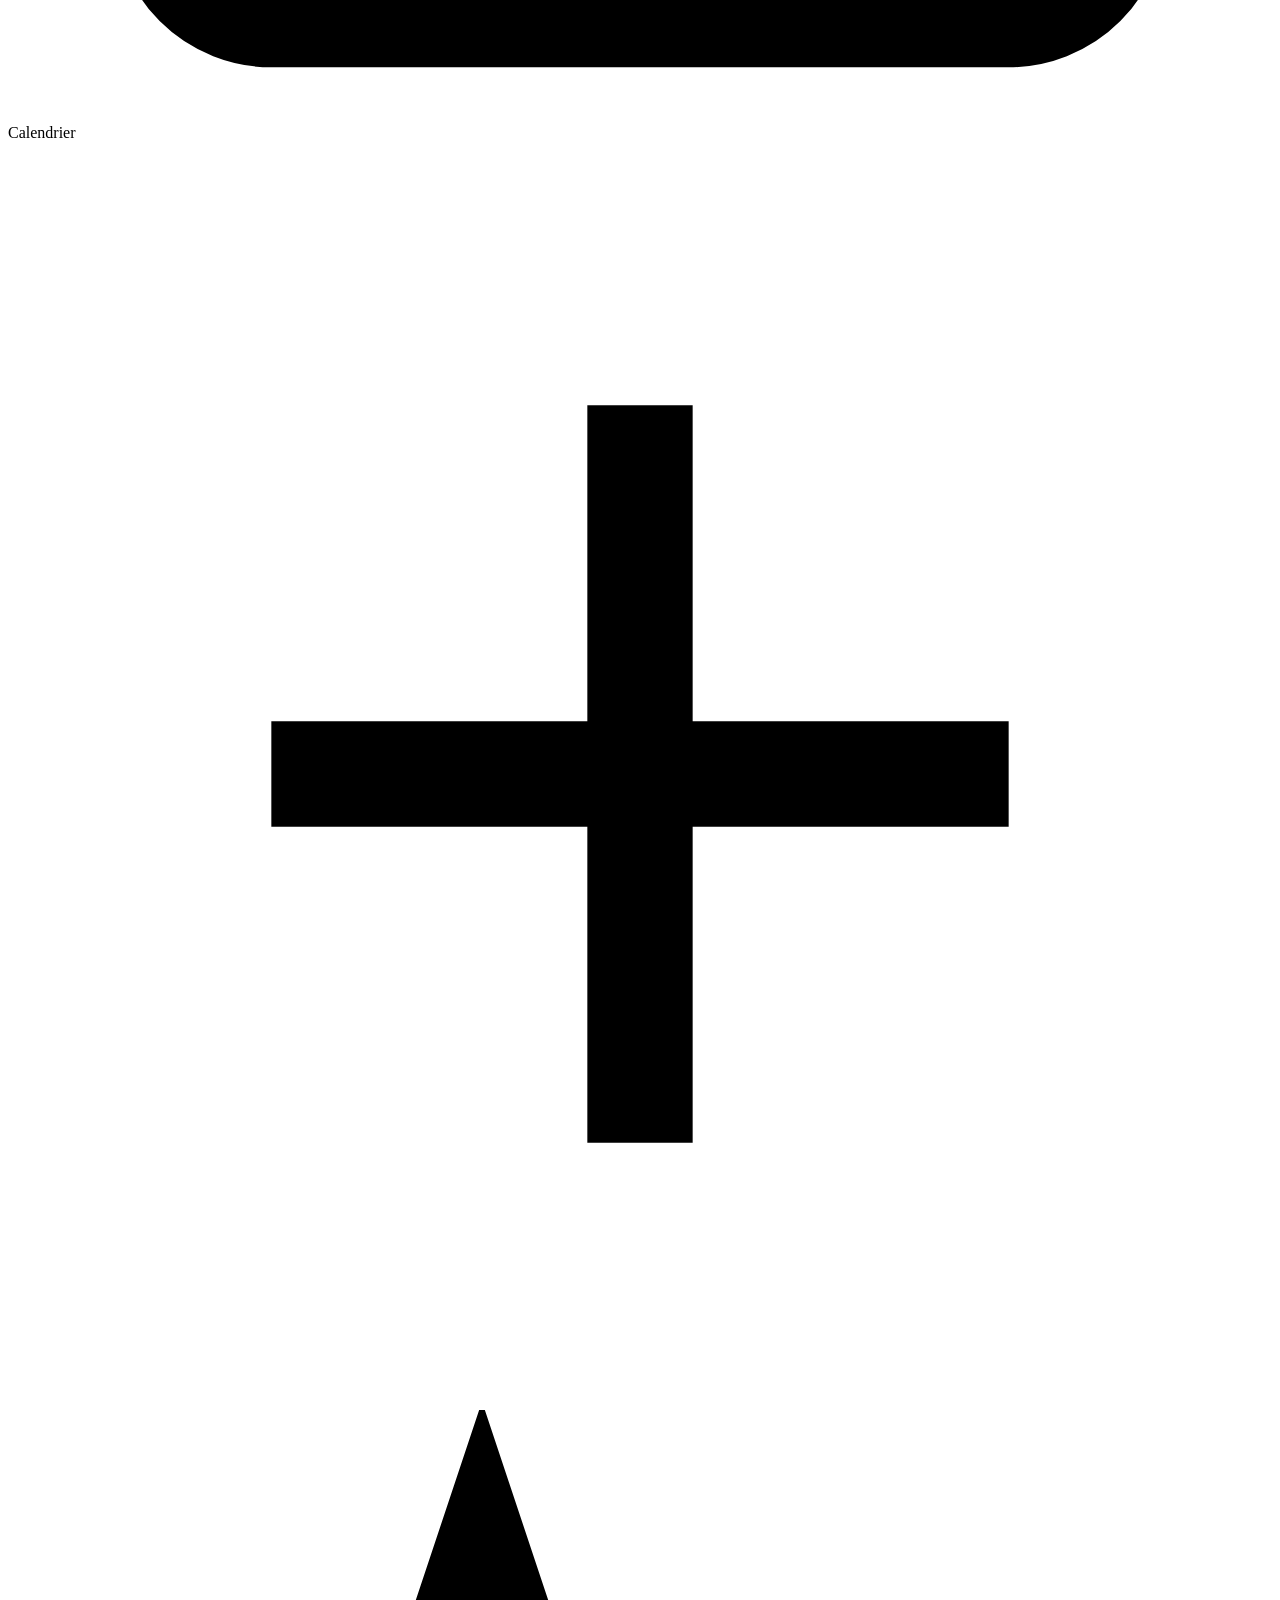
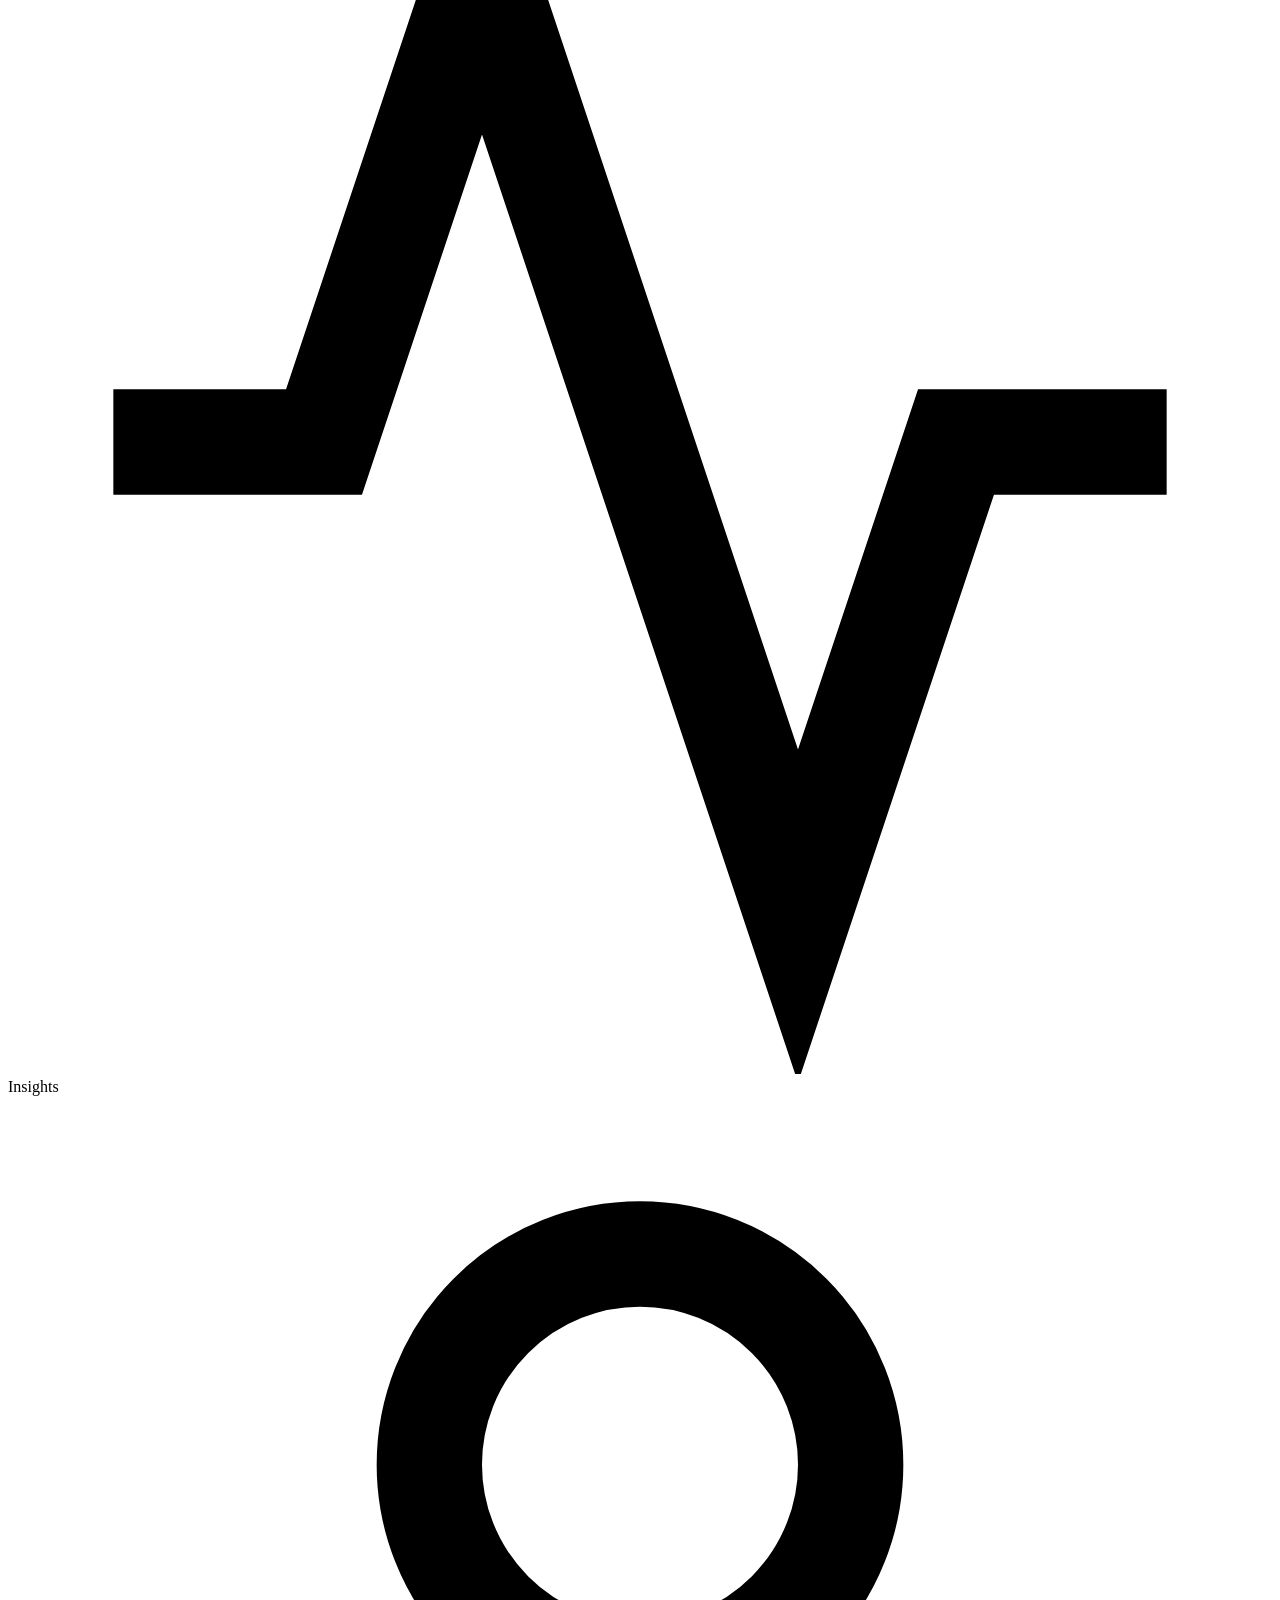
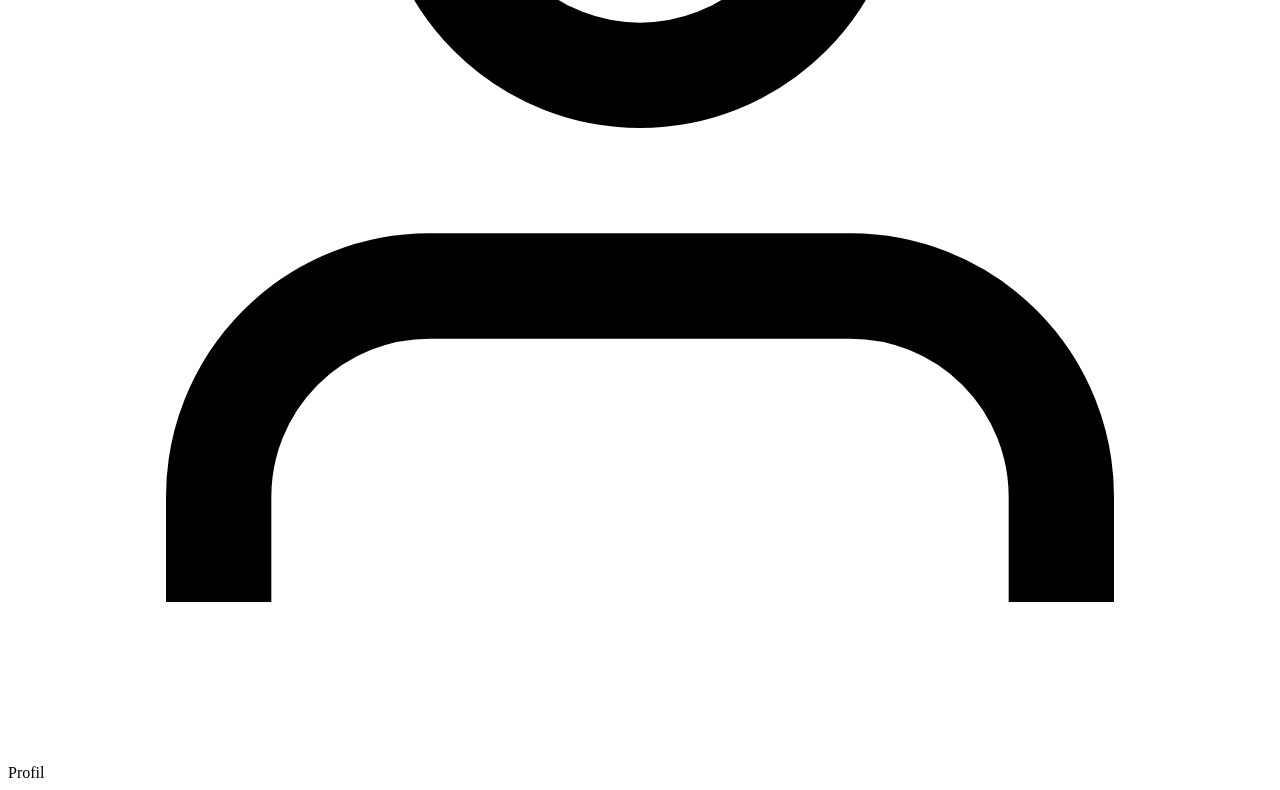
<file: src/main/resources/templates/log.html>
<!DOCTYPE html>
<html lang="fr" xmlns:th="http://www.thymeleaf.org">
<head>
    <meta charset="UTF-8">
    <meta name="viewport" content="width=device-width, initial-scale=1.0">
    <title>Fluxia — Journaliser</title>
    <link rel="preconnect" href="https://fonts.googleapis.com">
    <link href="https://fonts.googleapis.com/css2?family=Fraunces:ital,wght@0,300;0,400;0,600;1,400&family=DM+Sans:wght@300;400;500&display=swap" rel="stylesheet">
    <link rel="stylesheet" th:href="@{/css/main.css}">
</head>
<body>
<div class="app-wrapper">

    <header class="page-header">
        <a th:href="@{/dashboard}" class="back-btn">←</a>
        <h1 class="page-title">Journaliser</h1>
        <div id="logDateDisplay" class="page-subtitle"></div>
    </header>

    <!-- DATE SELECTOR -->
    <div class="section">
        <div class="date-selector">
            <button class="date-chip" id="datePrev">←</button>
            <div class="date-center">
                <input type="date" id="logDate" class="date-input-hidden">
                <span id="dateLabel" class="date-label">Aujourd'hui</span>
            </div>
            <button class="date-chip" id="dateNext">→</button>
        </div>
    </div>

    <!-- RÈGLES -->
    <div class="log-section">
        <h3 class="log-section-title">🩸 Règles</h3>
        <div class="toggle-row">
            <span>Jour de règles</span>
            <label class="toggle-switch">
                <input type="checkbox" id="isPeriodDay">
                <span class="toggle-slider"></span>
            </label>
        </div>
        <div id="flowSection" class="flow-chips" style="display:none">
            <p class="chips-label">Intensité du flux</p>
            <div class="chips-row">
                <button class="flow-chip" data-flow="SPOTTING">💧 Légères traces</button>
                <button class="flow-chip" data-flow="LIGHT">🩸 Légères</button>
                <button class="flow-chip" data-flow="MEDIUM">🩸🩸 Normales</button>
                <button class="flow-chip" data-flow="HEAVY">🩸🩸🩸 Abondantes</button>
            </div>
        </div>
    </div>

    <!-- HUMEUR -->
    <div class="log-section">
        <h3 class="log-section-title">😊 Humeur</h3>
        <div class="mood-grid">
            <button class="mood-btn" data-mood="HAPPY">😊<span>Heureuse</span></button>
            <button class="mood-btn" data-mood="SAD">😢<span>Triste</span></button>
            <button class="mood-btn" data-mood="ANXIOUS">😰<span>Anxieuse</span></button>
            <button class="mood-btn" data-mood="IRRITATED">😤<span>Irritée</span></button>
            <button class="mood-btn" data-mood="CALM">😌<span>Calme</span></button>
            <button class="mood-btn" data-mood="ENERGETIC">⚡<span>Énergique</span></button>
            <button class="mood-btn" data-mood="SENSITIVE">🥺<span>Sensible</span></button>
            <button class="mood-btn" data-mood="TIRED">😴<span>Fatiguée</span></button>
        </div>
    </div>

    <!-- SYMPTÔMES -->
    <div class="log-section">
        <h3 class="log-section-title">🤒 Symptômes</h3>
        <div class="symptom-grid">
            <button class="symptom-btn" data-symptom="cramps">🤕 Crampes</button>
            <button class="symptom-btn" data-symptom="headache">🤯 Maux de tête</button>
            <button class="symptom-btn" data-symptom="bloating">🫠 Ballonnements</button>
            <button class="symptom-btn" data-symptom="fatigue">😩 Fatigue</button>
            <button class="symptom-btn" data-symptom="breast_tenderness">😣 Seins sensibles</button>
            <button class="symptom-btn" data-symptom="acne">😖 Acné</button>
            <button class="symptom-btn" data-symptom="nausea">🤢 Nausées</button>
            <button class="symptom-btn" data-symptom="back_pain">🦴 Douleurs dos</button>
            <button class="symptom-btn" data-symptom="mood_swings">🎭 Sautes d'humeur</button>
            <button class="symptom-btn" data-symptom="insomnia">🌙 Insomnie</button>
            <button class="symptom-btn" data-symptom="appetite">🍫 Fringales</button>
            <button class="symptom-btn" data-symptom="spotting">💧 Spotting</button>
        </div>
    </div>

    <!-- GLAIRE CERVICALE -->
    <div class="log-section">
        <h3 class="log-section-title">💧 Glaire cervicale</h3>
        <div class="chips-row wrap">
            <button class="flow-chip" data-mucus="DRY">Sèche</button>
            <button class="flow-chip" data-mucus="STICKY">Collante</button>
            <button class="flow-chip" data-mucus="CREAMY">Crémeuse</button>
            <button class="flow-chip" data-mucus="WATERY">Aqueuse</button>
            <button class="flow-chip" data-mucus="EGG_WHITE">Blanc d'œuf</button>
        </div>
    </div>

    <!-- TEMPÉRATURE BASALE -->
    <div class="log-section">
        <h3 class="log-section-title">🌡️ Température basale</h3>
        <div class="temp-input-row">
            <input type="number" id="basalTemp" step="0.01" min="35" max="40" placeholder="ex: 36.5" class="temp-input">
            <span class="temp-unit">°C</span>
        </div>
    </div>

    <!-- ACTIVITÉ SEXUELLE -->
    <div class="log-section">
        <h3 class="log-section-title">❤️ Activité sexuelle</h3>
        <div class="toggle-row">
            <span>Rapport sexuel</span>
            <label class="toggle-switch">
                <input type="checkbox" id="sexualActivity">
                <span class="toggle-slider"></span>
            </label>
        </div>
        <div id="contraceptionRow" class="toggle-row" style="display:none;margin-top:0.5rem">
            <span>Contraception utilisée</span>
            <label class="toggle-switch">
                <input type="checkbox" id="usedContraception">
                <span class="toggle-slider"></span>
            </label>
        </div>
    </div>

    <!-- NOTES -->
    <div class="log-section">
        <h3 class="log-section-title">📝 Notes</h3>
        <textarea id="logNotes" class="notes-textarea" placeholder="Ajoute des notes personnelles..."></textarea>
    </div>

    <!-- SAVE BUTTON -->
    <div class="section save-section">
        <button class="btn btn-primary btn-full" onclick="saveLog()">
            Sauvegarder ✓
        </button>
        <button class="btn btn-danger-outline btn-full" id="deleteBtn" onclick="deleteLog()" style="display:none;margin-top:0.75rem">
            Supprimer ce log
        </button>
    </div>

    <!-- TOAST -->
    <div class="toast" id="toast"></div>

    <!-- NAV -->
    <nav class="bottom-nav">
        <a th:href="@{/dashboard}">
            <svg viewBox="0 0 24 24" fill="none" stroke="currentColor" stroke-width="2"><circle cx="12" cy="12" r="10"/><polyline points="12 6 12 12 16 14"/></svg>
            <span>Aujourd'hui</span>
        </a>
        <a th:href="@{/calendar}">
            <svg viewBox="0 0 24 24" fill="none" stroke="currentColor" stroke-width="2"><rect x="3" y="4" width="18" height="18" rx="2"/><line x1="16" y1="2" x2="16" y2="6"/><line x1="8" y1="2" x2="8" y2="6"/><line x1="3" y1="10" x2="21" y2="10"/></svg>
            <span>Calendrier</span>
        </a>
        <a th:href="@{/log}" class="log-btn active">
            <svg viewBox="0 0 24 24" fill="none" stroke="currentColor" stroke-width="2"><line x1="12" y1="5" x2="12" y2="19"/><line x1="5" y1="12" x2="19" y2="12"/></svg>
        </a>
        <a th:href="@{/insights}">
            <svg viewBox="0 0 24 24" fill="none" stroke="currentColor" stroke-width="2"><polyline points="22 12 18 12 15 21 9 3 6 12 2 12"/></svg>
            <span>Insights</span>
        </a>
        <a th:href="@{/profile}">
            <svg viewBox="0 0 24 24" fill="none" stroke="currentColor" stroke-width="2"><path d="M20 21v-2a4 4 0 0 0-4-4H8a4 4 0 0 0-4 4v2"/><circle cx="12" cy="7" r="4"/></svg>
            <span>Profil</span>
        </a>
    </nav>

</div>
<script th:src="@{/js/log.js}"></script>
</body>
</html>
</file>
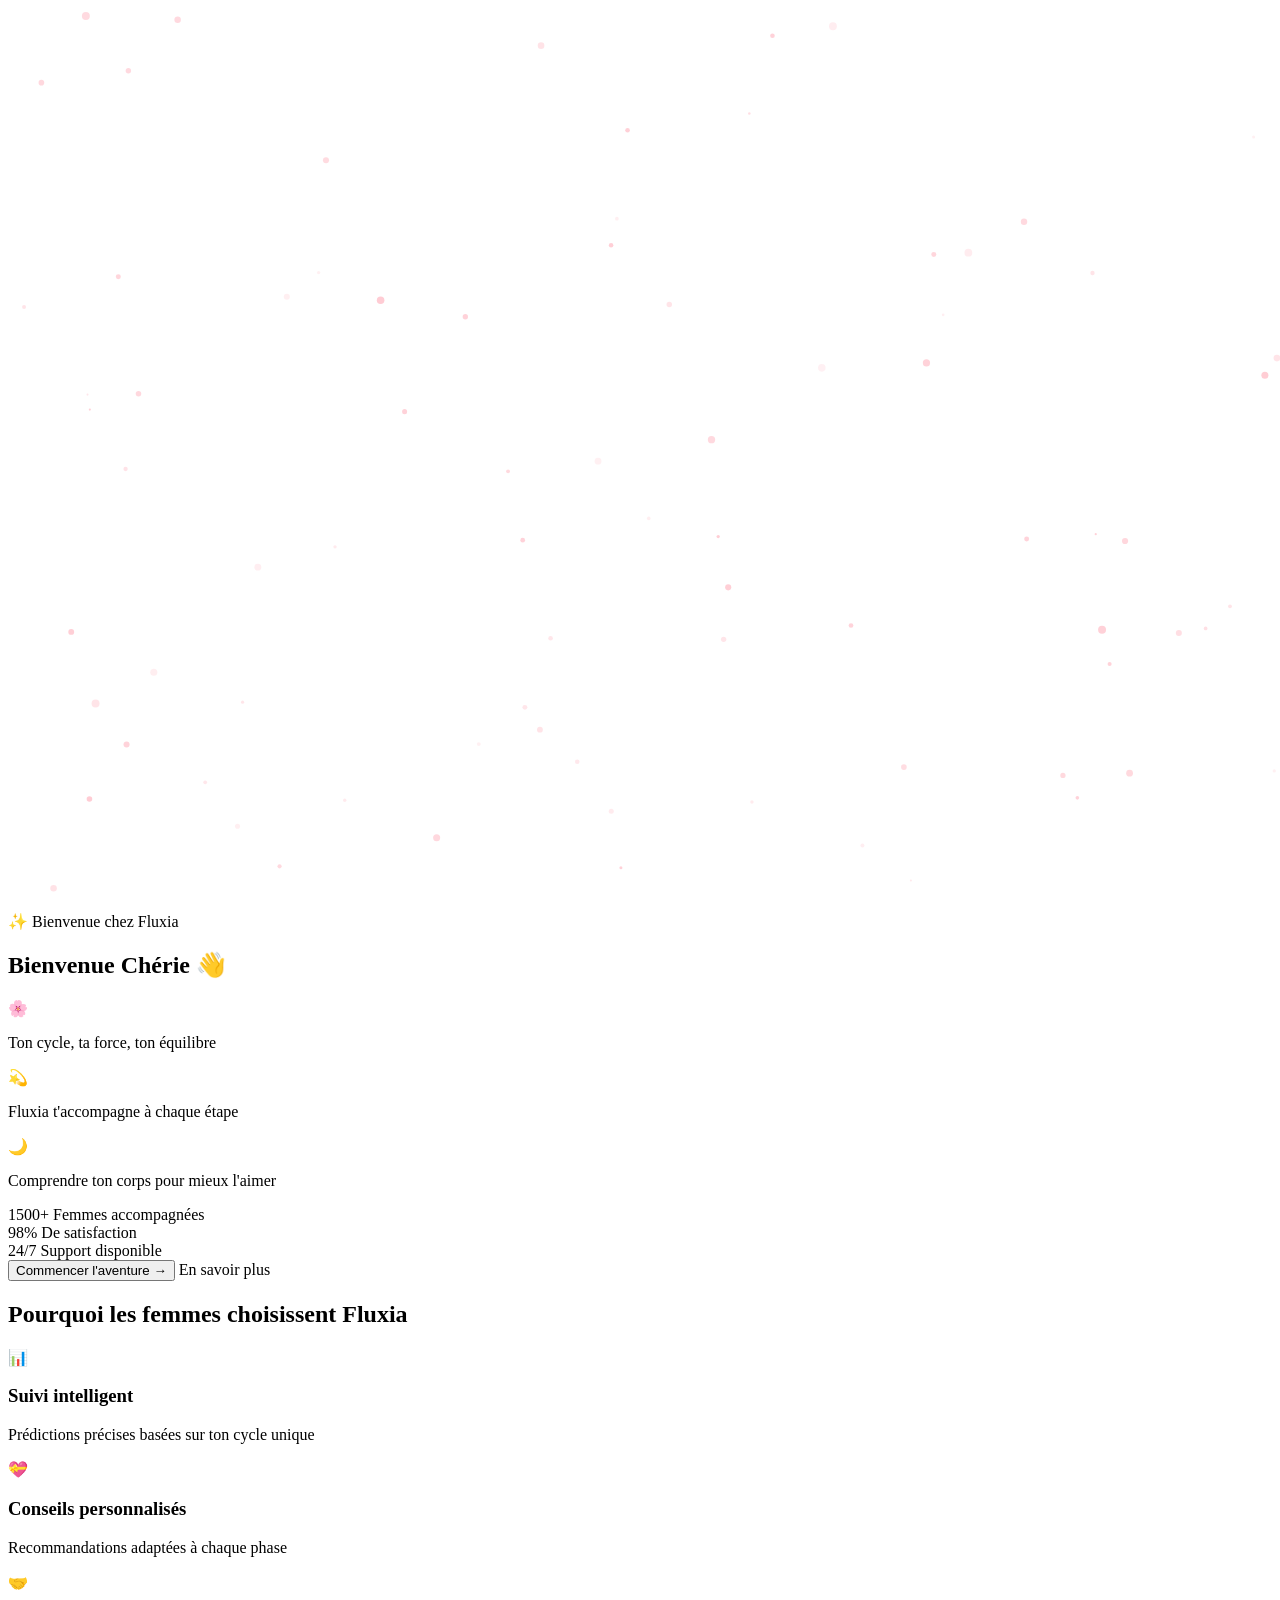
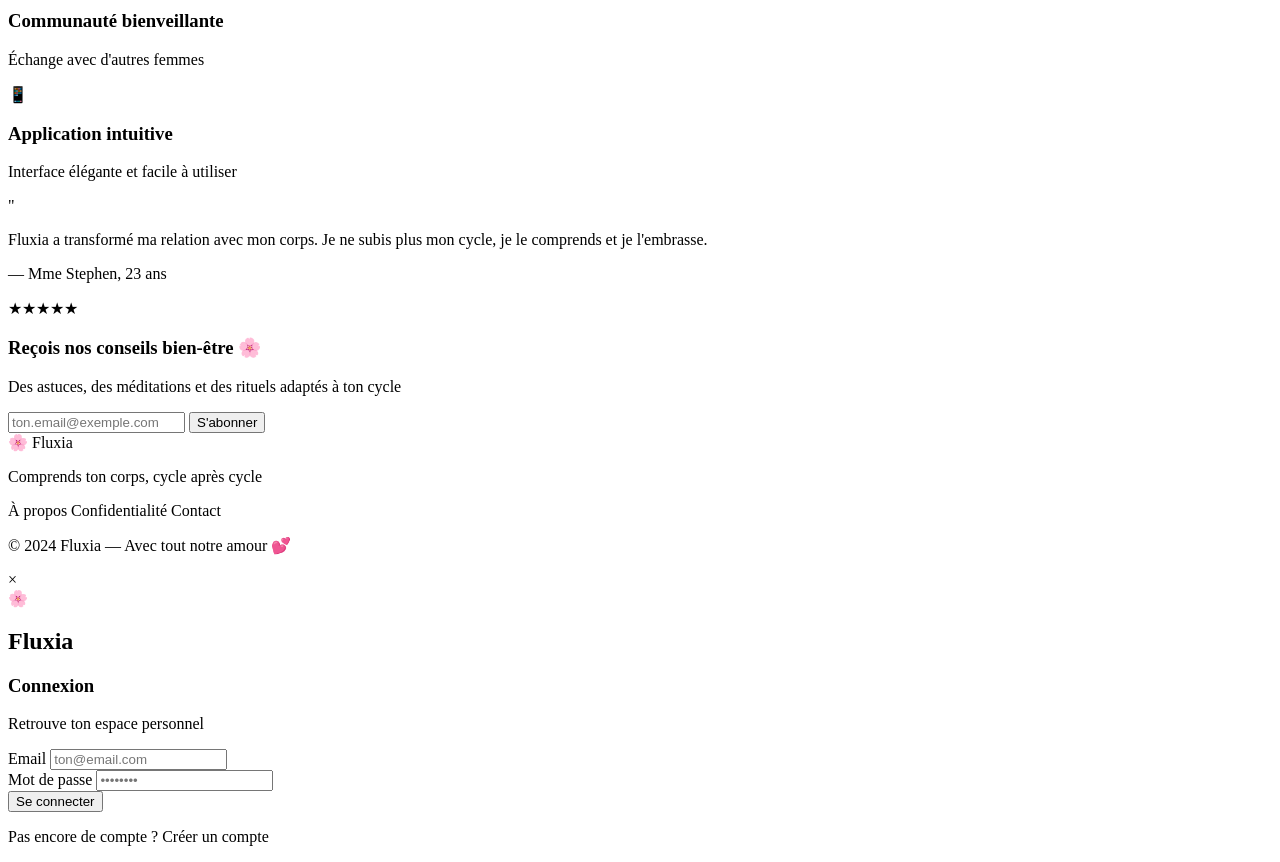
<file: src/main/resources/templates/login.html>
<!DOCTYPE html>
<html lang="fr" xmlns:th="http://www.thymeleaf.org">
<head>
    <meta charset="UTF-8">
    <meta name="viewport" content="width=device-width, initial-scale=1.0">
    <title>Fluxia — L'harmonie féminine</title>
    <link rel="preconnect" href="https://fonts.googleapis.com">
    <link rel="preconnect" href="https://fonts.gstatic.com" crossorigin>
    <link href="https://fonts.googleapis.com/css2?family=Playfair+Display:ital,wght@0,400;0,600;0,700;1,400&family=Poppins:wght@300;400;500;600;700;800&display=swap" rel="stylesheet">
    <link rel="stylesheet" th:href="@{/css/login.css}">
</head>
<body class="home-page">
    <!-- Particle Canvas Background -->
    <canvas id="particleCanvas"></canvas>
    
    <!-- Floating Orbs -->
    <div class="floating-orb orb-1"></div>
    <div class="floating-orb orb-2"></div>
    <div class="floating-orb orb-3"></div>
    
    <div class="main-wrapper">
        <!-- Hero Section -->
        <section class="hero-section">
            <div class="glass-morph">
                <div class="badge">
                    <span class="badge-icon">✨</span>
                    <span>Bienvenue chez Fluxia</span>
                </div>
                
                <h1 class="glow-text">
                    <span class="welcome-message">Bienvenue</span>
                    <span class="username" th:text="${username} ?: 'Chérie'">Chérie</span>
                    <span class="wave-emoji">👋</span>
                </h1>
                
                <div class="message-container">
                    <div class="message-card message-1">
                        <div class="message-icon">🌸</div>
                        <p>Ton cycle, ta force, ton équilibre</p>
                    </div>
                    <div class="message-card message-2">
                        <div class="message-icon">💫</div>
                        <p>Fluxia t'accompagne à chaque étape</p>
                    </div>
                    <div class="message-card message-3">
                        <div class="message-icon">🌙</div>
                        <p>Comprendre ton corps pour mieux l'aimer</p>
                    </div>
                </div>
                
                <div class="hero-stats">
                    <div class="stat">
                        <span class="stat-number">1500+</span>
                        <span class="stat-label">Femmes accompagnées</span>
                    </div>
                    <div class="stat-divider"></div>
                    <div class="stat">
                        <span class="stat-number">98%</span>
                        <span class="stat-label">De satisfaction</span>
                    </div>
                    <div class="stat-divider"></div>
                    <div class="stat">
                        <span class="stat-number">24/7</span>
                        <span class="stat-label">Support disponible</span>
                    </div>
                </div>
                
                <div class="cta-buttons">
                    <button class="btn btn-primary btn-glow" id="openLoginModal">
                        <span>Commencer l'aventure</span>
                        <span class="btn-arrow">→</span>
                    </button>
                    <a th:href="@{/learn-more}" class="btn btn-secondary">
                        <span>En savoir plus</span>
                    </a>
                </div>
            </div>
        </section>
        
        <!-- Features Section -->
        <section class="features-section">
            <h2 class="section-title">Pourquoi les femmes <span class="accent">choisissent Fluxia</span></h2>
            <div class="features-grid">
                <div class="feature-card">
                    <div class="feature-icon">📊</div>
                    <h3>Suivi intelligent</h3>
                    <p>Prédictions précises basées sur ton cycle unique</p>
                </div>
                <div class="feature-card">
                    <div class="feature-icon">💝</div>
                    <h3>Conseils personnalisés</h3>
                    <p>Recommandations adaptées à chaque phase</p>
                </div>
                <div class="feature-card">
                    <div class="feature-icon">🤝</div>
                    <h3>Communauté bienveillante</h3>
                    <p>Échange avec d'autres femmes</p>
                </div>
                <div class="feature-card">
                    <div class="feature-icon">📱</div>
                    <h3>Application intuitive</h3>
                    <p>Interface élégante et facile à utiliser</p>
                </div>
            </div>
        </section>
        
        <!-- Quote Section -->
        <section class="quote-section">
            <div class="quote-card">
                <div class="quote-mark">"</div>
                <p class="quote-text">Fluxia a transformé ma relation avec mon corps. Je ne subis plus mon cycle, je le comprends et je l'embrasse.</p>
                <p class="quote-author">— Mme Stephen, 23 ans</p>
                <div class="quote-rating">★★★★★</div>
            </div>
        </section>
        
        <!-- Newsletter Section -->
        <section class="newsletter-section">
            <div class="newsletter-card">
                <h3>Reçois nos conseils bien-être 🌸</h3>
                <p>Des astuces, des méditations et des rituels adaptés à ton cycle</p>
                <form class="newsletter-form" th:action="@{/subscribe}" method="post">
                    <input type="email" placeholder="ton.email@exemple.com" required>
                    <button type="submit" class="btn-subscribe">S'abonner</button>
                </form>
            </div>
        </section>
        
        <!-- Footer -->
        <footer class="footer">
            <div class="footer-content">
                <div class="footer-brand">
                    <span class="footer-icon">🌸</span>
                    <span>Fluxia</span>
                </div>
                <p class="footer-tagline">Comprends ton corps, cycle après cycle</p>
                <div class="footer-links">
                    <a th:href="@{/about}">À propos</a>
                    <a th:href="@{/privacy}">Confidentialité</a>
                    <a th:href="@{/contact}">Contact</a>
                </div>
                <p class="copyright">© 2024 Fluxia — Avec tout notre amour 💕</p>
            </div>
        </footer>
    </div>

    <!-- MODAL DE CONNEXION -->
    <div id="loginModal" class="modal">
        <div class="modal-content">
            <div class="modal-header">
                <span class="close-modal">&times;</span>
                <div class="modal-brand">
                    <div class="brand-icon">🌸</div>
                    <h2>Fluxia</h2>
                </div>
            </div>
            <div class="modal-body">
                <div class="auth-card">
                    <h3>Connexion</h3>
                    <p class="auth-subtitle">Retrouve ton espace personnel</p>
                    
                    <div th:if="${error}" class="alert alert-error">
                        <span th:text="${error}"></span>
                    </div>
                    
                    <form method="post" th:action="@{/login}" id="loginForm">
                        <div class="form-group">
                            <label>Email</label>
                            <input type="email" name="email" placeholder="ton@email.com" required>
                        </div>
                        <div class="form-group">
                            <label>Mot de passe</label>
                            <input type="password" name="password" placeholder="••••••••" required>
                        </div>
                        <button type="submit" class="btn btn-primary btn-full">Se connecter</button>
                    </form>
                    
                    <p class="auth-switch">
                        Pas encore de compte ?
                        <a th:href="@{/register}">Créer un compte</a>
                    </p>
                </div>
            </div>
        </div>
    </div>
    
    <script>
        // Particle Animation
        const canvas = document.getElementById('particleCanvas');
        const ctx = canvas.getContext('2d');
        
        function resizeCanvas() {
            canvas.width = window.innerWidth;
            canvas.height = window.innerHeight;
        }
        resizeCanvas();
        window.addEventListener('resize', resizeCanvas);
        
        const particles = [];
        const particleCount = 80;
        
        for (let i = 0; i < particleCount; i++) {
            particles.push({
                x: Math.random() * canvas.width,
                y: Math.random() * canvas.height,
                radius: Math.random() * 3 + 1,
                speedX: (Math.random() - 0.5) * 0.5,
                speedY: (Math.random() - 0.5) * 0.5,
                opacity: Math.random() * 0.5 + 0.2
            });
        }
        
        function animateParticles() {
            ctx.clearRect(0, 0, canvas.width, canvas.height);
            
            particles.forEach(p => {
                p.x += p.speedX;
                p.y += p.speedY;
                
                if (p.x < 0) p.x = canvas.width;
                if (p.x > canvas.width) p.x = 0;
                if (p.y < 0) p.y = canvas.height;
                if (p.y > canvas.height) p.y = 0;
                
                ctx.beginPath();
                ctx.arc(p.x, p.y, p.radius, 0, Math.PI * 2);
                ctx.fillStyle = `rgba(255, 182, 193, ${p.opacity})`;
                ctx.fill();
            });
            
            requestAnimationFrame(animateParticles);
        }
        
        animateParticles();
        
        // MODAL LOGIC
        const modal = document.getElementById('loginModal');
        const openBtn = document.getElementById('openLoginModal');
        const closeBtn = document.querySelector('.close-modal');
        
        openBtn.onclick = function() {
            modal.style.display = 'flex';
            document.body.style.overflow = 'hidden';
        }
        
        closeBtn.onclick = function() {
            modal.style.display = 'none';
            document.body.style.overflow = 'auto';
        }
        
        window.onclick = function(event) {
            if (event.target == modal) {
                modal.style.display = 'none';
                document.body.style.overflow = 'auto';
            }
        }
        
        // Smooth scroll for anchor links
        document.querySelectorAll('a[href^="#"]').forEach(anchor => {
            anchor.addEventListener('click', function (e) {
                e.preventDefault();
                const target = document.querySelector(this.getAttribute('href'));
                if (target) {
                    target.scrollIntoView({ behavior: 'smooth' });
                }
            });
        });
        
        // Escape key closes modal
        document.addEventListener('keydown', function(event) {
            if (event.key === 'Escape' && modal.style.display === 'flex') {
                modal.style.display = 'none';
                document.body.style.overflow = 'auto';
            }
        });
    </script>

    <script th:inline="javascript">
    /*<![CDATA[*/
    const hasError = /*[[${error != null}]]*/ false;

    if (hasError) {
        const modal = document.getElementById('loginModal');
        modal.style.display = 'flex';
        document.body.style.overflow = 'hidden';
    }
    /*]]>*/
</script>
</body>
</html>
</file>
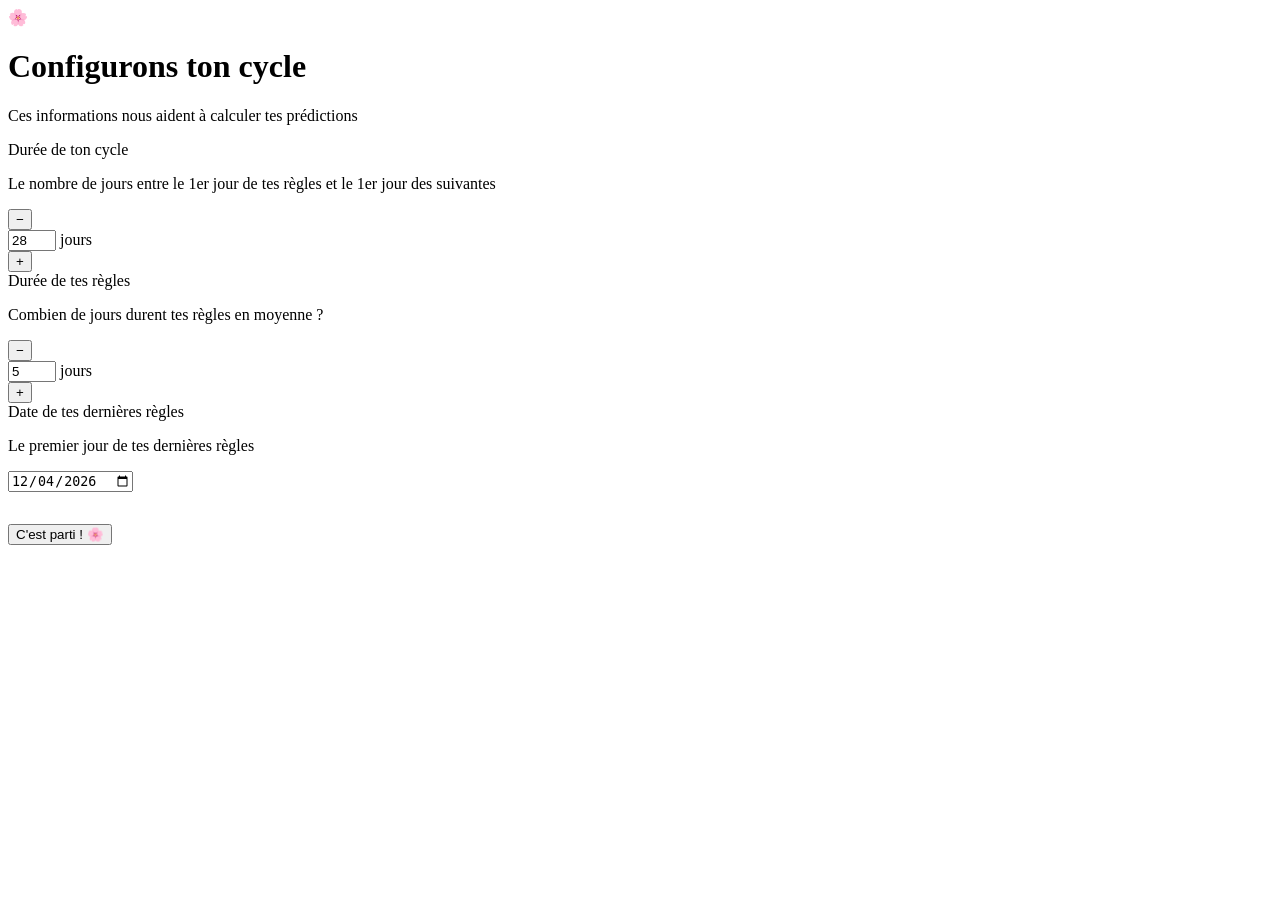
<file: src/main/resources/templates/onboarding.html>
<!DOCTYPE html>
<html lang="fr" xmlns:th="http://www.thymeleaf.org">
<head>
    <meta charset="UTF-8">
    <meta name="viewport" content="width=device-width, initial-scale=1.0">
    <title>Fluxia — Configuration</title>
    <link rel="preconnect" href="https://fonts.googleapis.com">
    <link href="https://fonts.googleapis.com/css2?family=Fraunces:ital,wght@0,300;0,400;0,600;1,400&family=DM+Sans:wght@300;400;500&display=swap" rel="stylesheet">
    <link rel="stylesheet" th:href="@{/css/main.css}">
</head>
<body class="auth-page">
    <div class="auth-container onboarding-container">
        <div class="onboarding-header">
            <div class="brand-icon">🌸</div>
            <h1>Configurons ton cycle</h1>
            <p>Ces informations nous aident à calculer tes prédictions</p>
        </div>

        <div class="auth-card">
            <form method="post" th:action="@{/onboarding}">

                <div class="form-group">
                    <label>Durée de ton cycle</label>
                    <p class="form-hint">Le nombre de jours entre le 1er jour de tes règles et le 1er jour des suivantes</p>
                    <div class="number-input-row">
                        <button type="button" class="num-btn" onclick="changeValue('cycleLength', -1)">−</button>
                        <div class="number-display">
                            <input type="number" id="cycleLength" name="cycleLength" value="28" min="15" max="45" readonly>
                            <span>jours</span>
                        </div>
                        <button type="button" class="num-btn" onclick="changeValue('cycleLength', 1)">+</button>
                    </div>
                </div>

                <div class="form-group">
                    <label>Durée de tes règles</label>
                    <p class="form-hint">Combien de jours durent tes règles en moyenne ?</p>
                    <div class="number-input-row">
                        <button type="button" class="num-btn" onclick="changeValue('periodLength', -1)">−</button>
                        <div class="number-display">
                            <input type="number" id="periodLength" name="periodLength" value="5" min="1" max="10" readonly>
                            <span>jours</span>
                        </div>
                        <button type="button" class="num-btn" onclick="changeValue('periodLength', 1)">+</button>
                    </div>
                </div>

                <div class="form-group">
                    <label>Date de tes dernières règles</label>
                    <p class="form-hint">Le premier jour de tes dernières règles</p>
                    <input type="date" name="lastPeriodDate" id="lastPeriodDate" required>
                </div>

                <button type="submit" class="btn btn-primary btn-full" style="margin-top:2rem">
                    C'est parti ! 🌸
                </button>
            </form>
        </div>
    </div>

    <script>
        function changeValue(id, delta) {
            const input = document.getElementById(id);
            const newVal = parseInt(input.value) + delta;
            if (newVal >= parseInt(input.min) && newVal <= parseInt(input.max)) {
                input.value = newVal;
            }
        }
        // Set default date to today
        document.getElementById('lastPeriodDate').valueAsDate = new Date();
    </script>
</body>
</html>
</file>
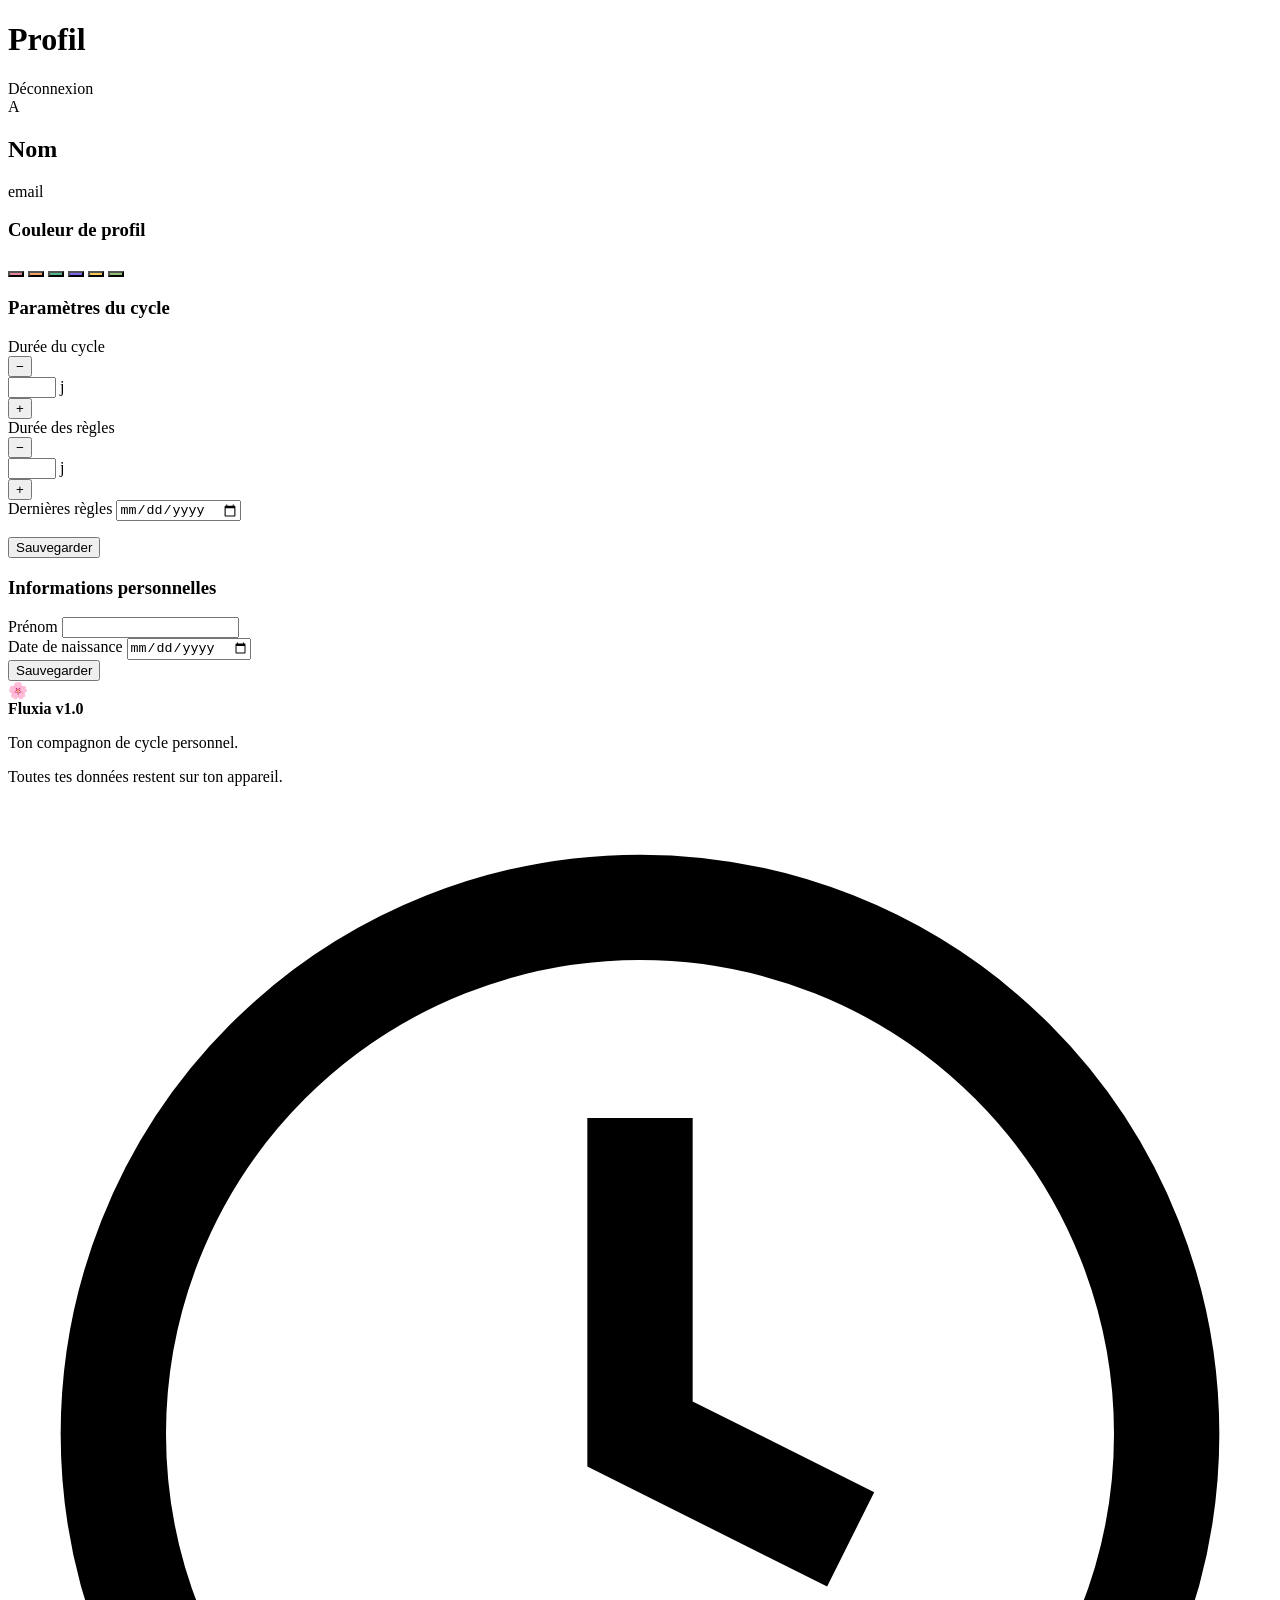
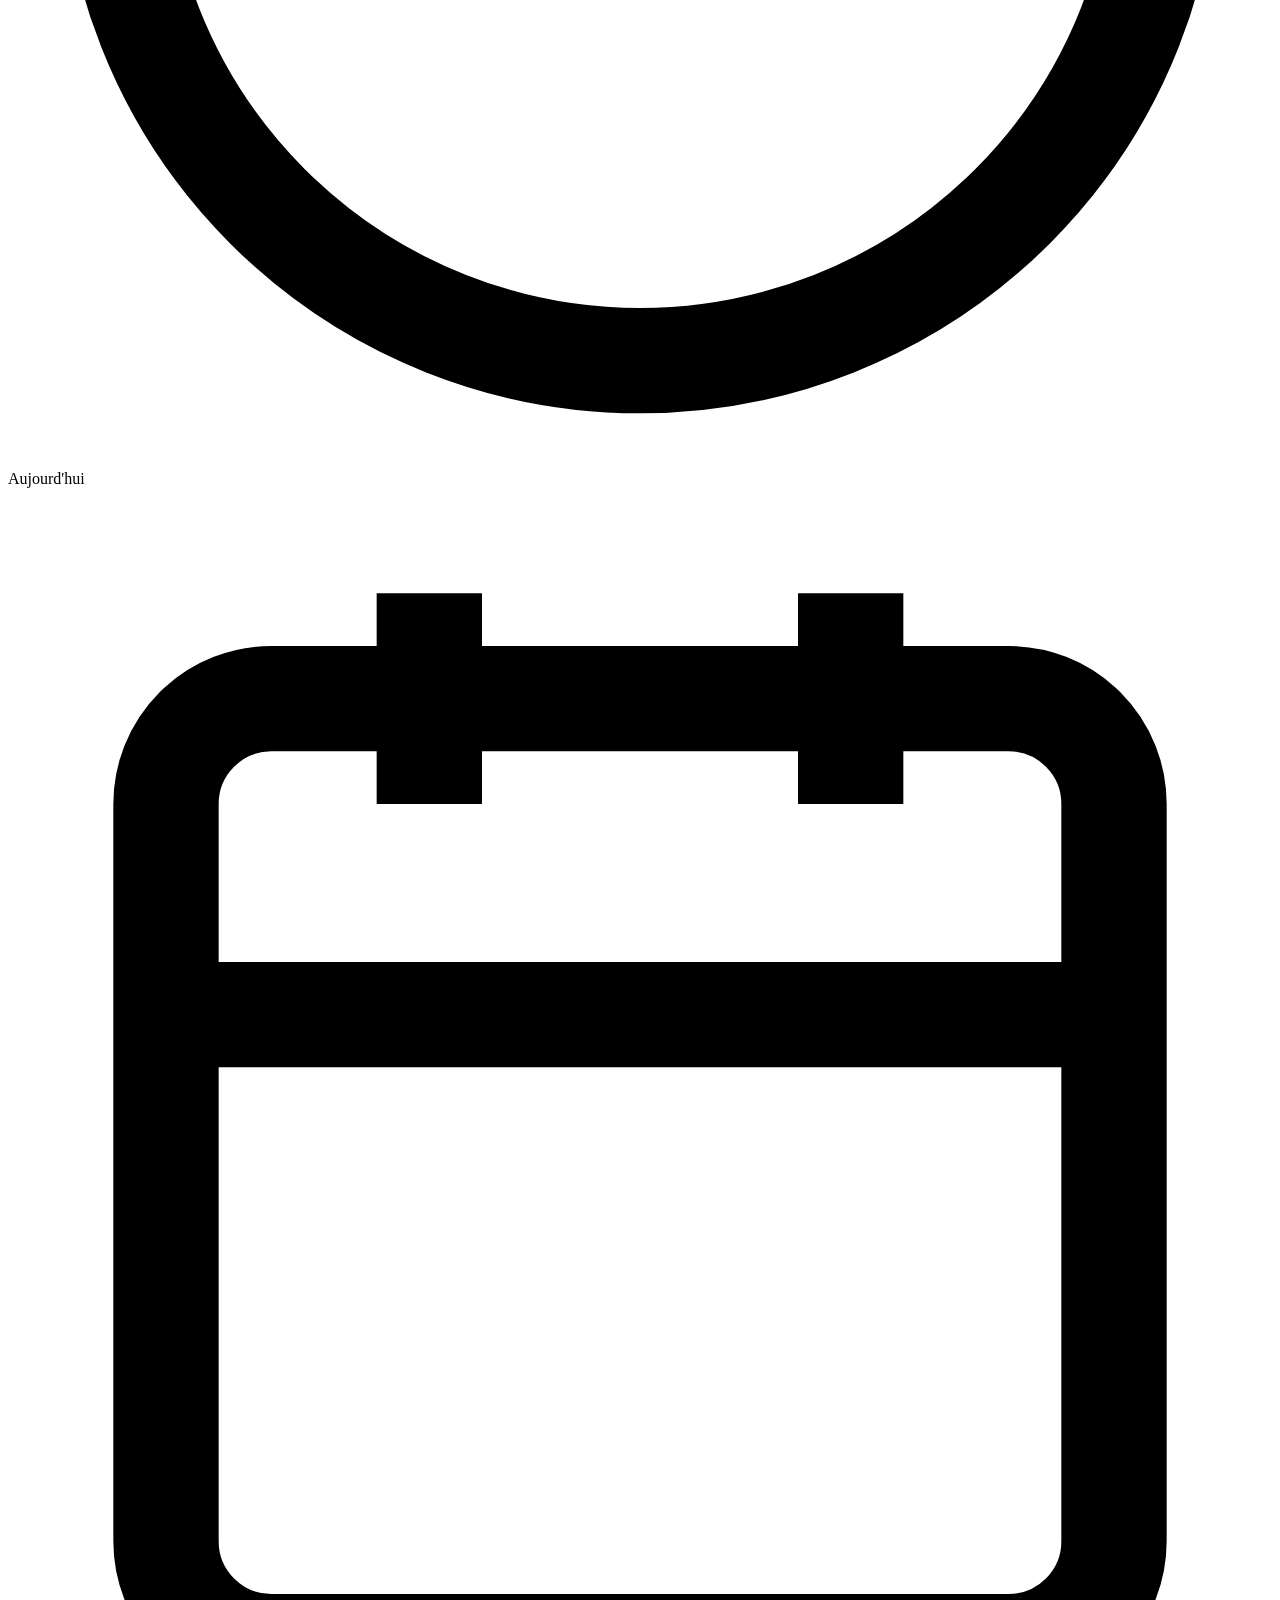
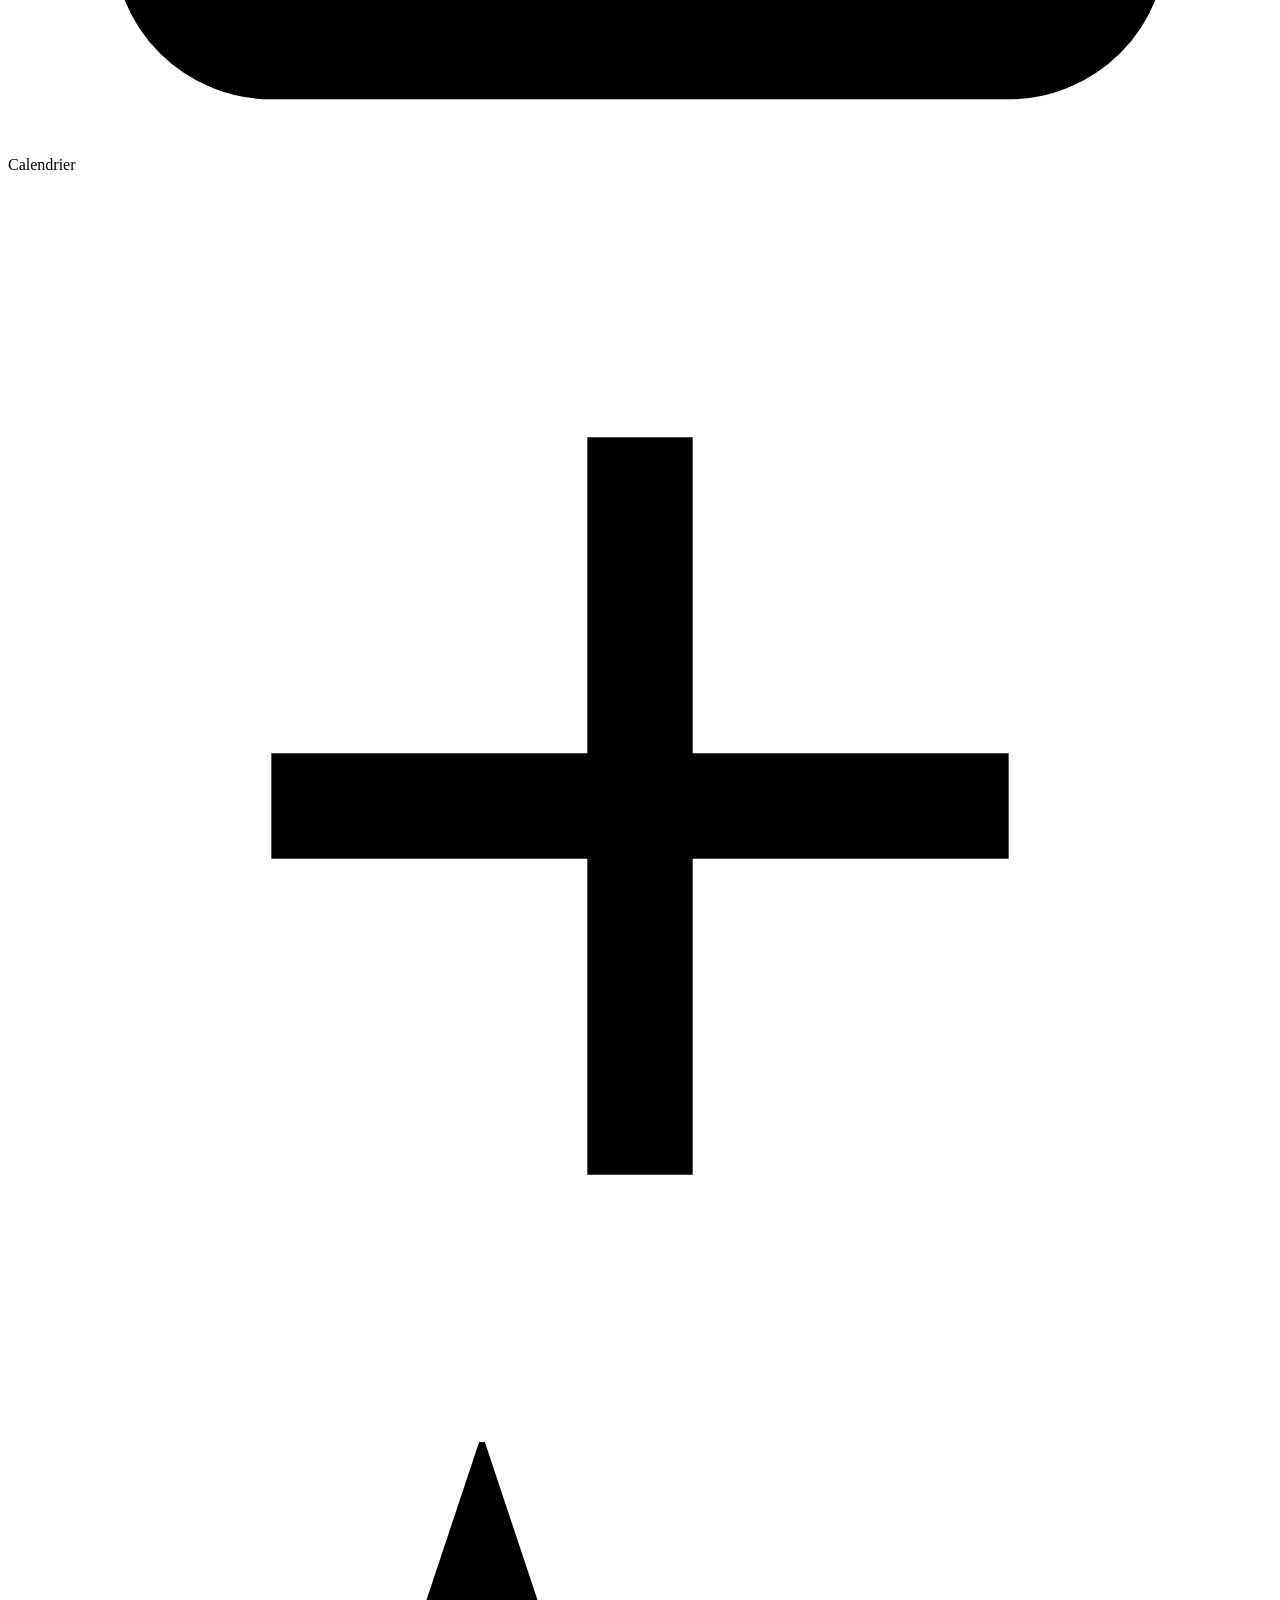
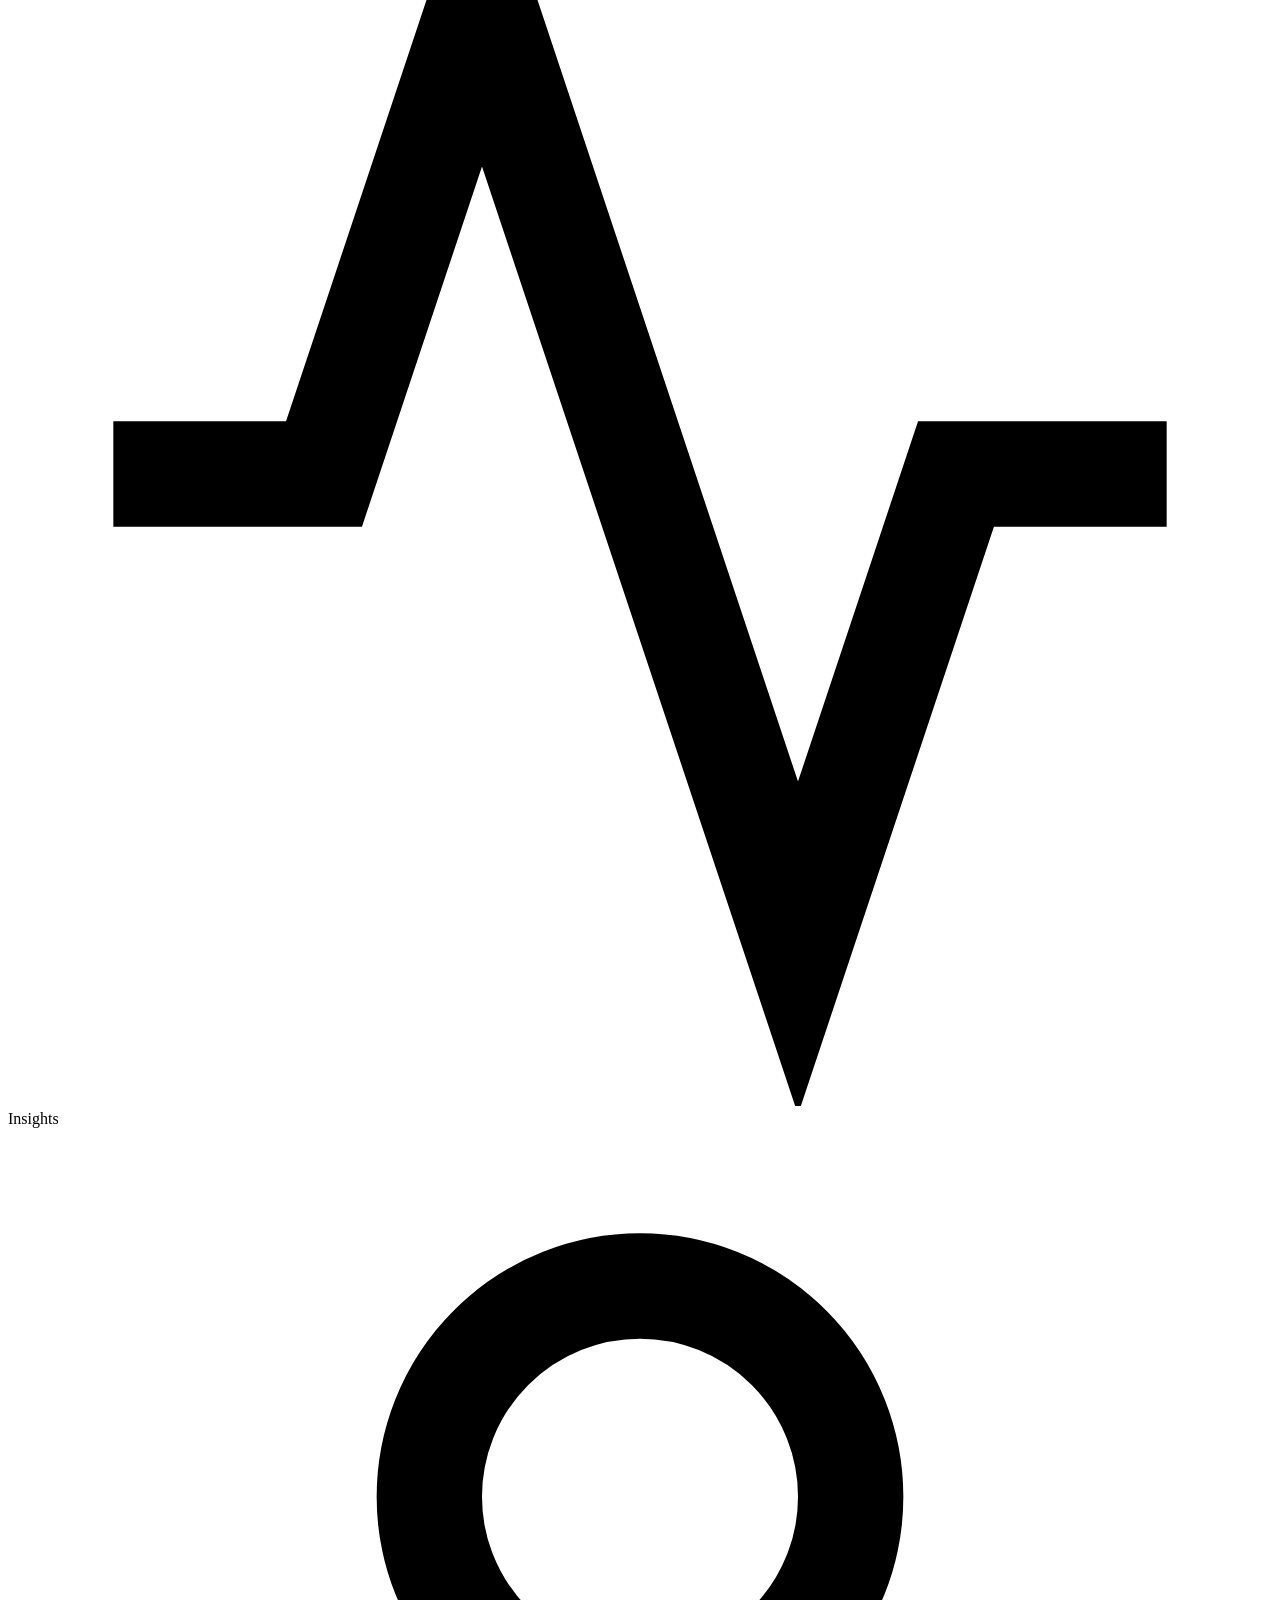
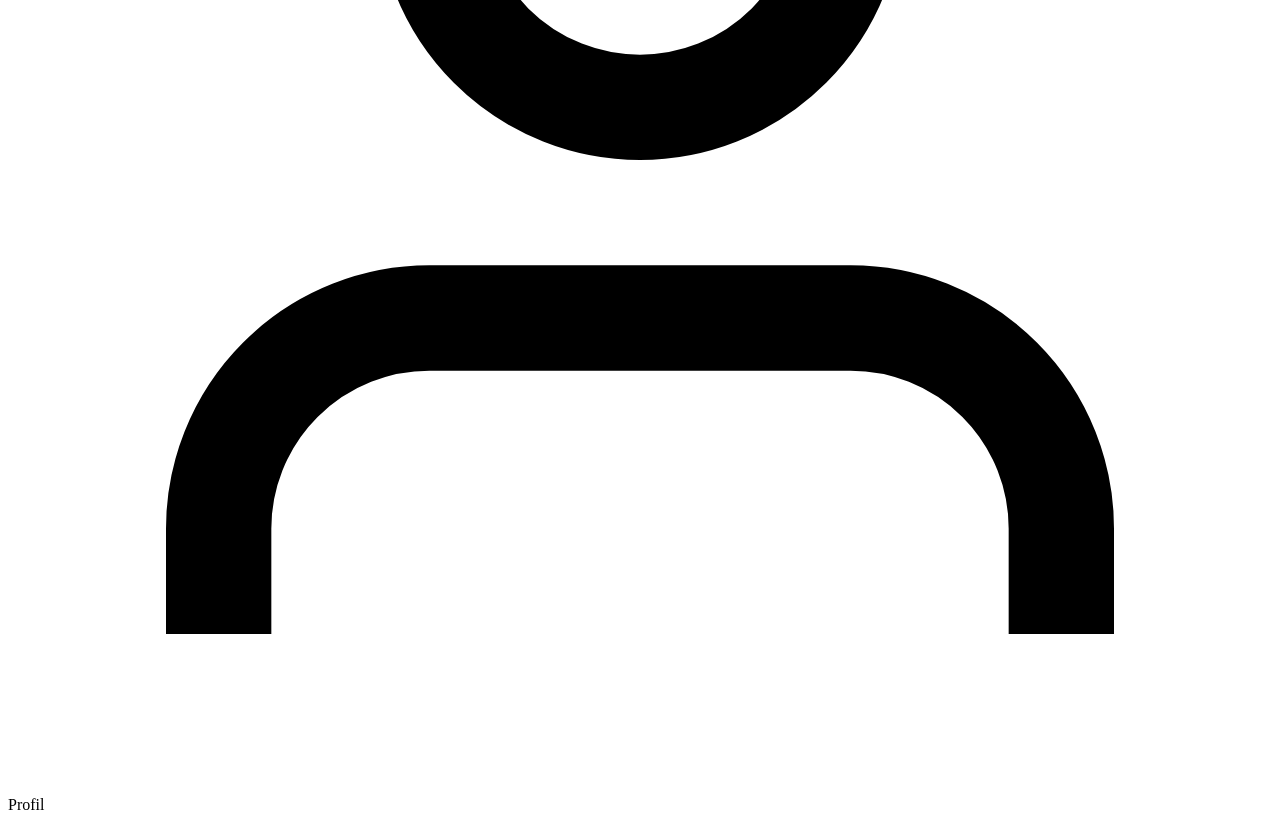
<file: src/main/resources/templates/profile.html>
<!DOCTYPE html>
<html lang="fr" xmlns:th="http://www.thymeleaf.org">
<head>
    <meta charset="UTF-8">
    <meta name="viewport" content="width=device-width, initial-scale=1.0">
    <title>Fluxia — Profil</title>
    <link rel="preconnect" href="https://fonts.googleapis.com">
    <link href="https://fonts.googleapis.com/css2?family=Fraunces:ital,wght@0,300;0,400;0,600;1,400&family=DM+Sans:wght@300;400;500&display=swap" rel="stylesheet">
    <link rel="stylesheet" th:href="@{/css/main.css}">
</head>
<body>
<div class="app-wrapper">

    <header class="page-header">
        <div></div>
        <h1 class="page-title">Profil</h1>
        <a th:href="@{/logout}" class="logout-btn">Déconnexion</a>
    </header>

    <!-- AVATAR -->
    <div class="profile-avatar-section">
        <div class="profile-avatar" th:style="'background-color:' + ${user.avatarColor}"
             th:text="${#strings.substring(user.name, 0, 1)}">A</div>
        <h2 class="profile-name" th:text="${user.name}">Nom</h2>
        <p class="profile-email" th:text="${user.email}">email</p>
    </div>

    <!-- COULEUR AVATAR -->
    <div class="section">
        <h3 class="section-title">Couleur de profil</h3>
        <div class="color-picker-row">
            <button class="color-swatch" style="background:#E8829A" data-color="#E8829A" onclick="selectColor('#E8829A')"></button>
            <button class="color-swatch" style="background:#F4A261" data-color="#F4A261" onclick="selectColor('#F4A261')"></button>
            <button class="color-swatch" style="background:#52B788" data-color="#52B788" onclick="selectColor('#52B788')"></button>
            <button class="color-swatch" style="background:#7B68EE" data-color="#7B68EE" onclick="selectColor('#7B68EE')"></button>
            <button class="color-swatch" style="background:#F9C74F" data-color="#F9C74F" onclick="selectColor('#F9C74F')"></button>
            <button class="color-swatch" style="background:#90BE6D" data-color="#90BE6D" onclick="selectColor('#90BE6D')"></button>
        </div>
    </div>

    <!-- PARAMÈTRES DU CYCLE -->
    <div class="section">
        <h3 class="section-title">Paramètres du cycle</h3>
        <div class="settings-card">
            <div class="settings-row">
                <label>Durée du cycle</label>
                <div class="number-input-row compact">
                    <button type="button" class="num-btn" onclick="changeValue('cycleLengthInput', -1)">−</button>
                    <div class="number-display">
                        <input type="number" id="cycleLengthInput" min="15" max="45"
                               th:value="${user.cycleLength}" readonly>
                        <span>j</span>
                    </div>
                    <button type="button" class="num-btn" onclick="changeValue('cycleLengthInput', 1)">+</button>
                </div>
            </div>
            <div class="settings-row">
                <label>Durée des règles</label>
                <div class="number-input-row compact">
                    <button type="button" class="num-btn" onclick="changeValue('periodLengthInput', -1)">−</button>
                    <div class="number-display">
                        <input type="number" id="periodLengthInput" min="1" max="10"
                               th:value="${user.periodLength}" readonly>
                        <span>j</span>
                    </div>
                    <button type="button" class="num-btn" onclick="changeValue('periodLengthInput', 1)">+</button>
                </div>
            </div>
            <div class="settings-row">
                <label>Dernières règles</label>
                <input type="date" id="lastPeriodInput"
                       th:value="${user.lastPeriodDate}" class="date-input-inline">
            </div>

            <button class="btn btn-primary btn-full" style="margin-top:1rem" onclick="saveCycleSettings()">
                Sauvegarder
            </button>
        </div>
    </div>

    <!-- INFORMATIONS PERSONNELLES -->
    <div class="section">
        <h3 class="section-title">Informations personnelles</h3>
        <div class="settings-card">
            <div class="form-group">
                <label>Prénom</label>
                <input type="text" id="profileName" th:value="${user.name}" class="form-input">
            </div>
            <div class="form-group">
                <label>Date de naissance</label>
                <input type="date" id="profileBirthDate" th:value="${user.birthDate}" class="form-input">
            </div>
            <button class="btn btn-primary btn-full" onclick="saveProfile()">Sauvegarder</button>
        </div>
    </div>

    <!-- À PROPOS -->
    <div class="section">
        <div class="about-card">
            <div class="about-logo">🌸</div>
            <div class="about-text">
                <strong>Fluxia v1.0</strong>
                <p>Ton compagnon de cycle personnel.</p>
                <p>Toutes tes données restent sur ton appareil.</p>
            </div>
        </div>
    </div>

    <div class="toast" id="toast"></div>

    <!-- NAV -->
    <nav class="bottom-nav">
        <a th:href="@{/dashboard}">
            <svg viewBox="0 0 24 24" fill="none" stroke="currentColor" stroke-width="2"><circle cx="12" cy="12" r="10"/><polyline points="12 6 12 12 16 14"/></svg>
            <span>Aujourd'hui</span>
        </a>
        <a th:href="@{/calendar}">
            <svg viewBox="0 0 24 24" fill="none" stroke="currentColor" stroke-width="2"><rect x="3" y="4" width="18" height="18" rx="2"/><line x1="16" y1="2" x2="16" y2="6"/><line x1="8" y1="2" x2="8" y2="6"/><line x1="3" y1="10" x2="21" y2="10"/></svg>
            <span>Calendrier</span>
        </a>
        <a th:href="@{/log}" class="log-btn">
            <svg viewBox="0 0 24 24" fill="none" stroke="currentColor" stroke-width="2"><line x1="12" y1="5" x2="12" y2="19"/><line x1="5" y1="12" x2="19" y2="12"/></svg>
        </a>
        <a th:href="@{/insights}">
            <svg viewBox="0 0 24 24" fill="none" stroke="currentColor" stroke-width="2"><polyline points="22 12 18 12 15 21 9 3 6 12 2 12"/></svg>
            <span>Insights</span>
        </a>
        <a th:href="@{/profile}" class="active">
            <svg viewBox="0 0 24 24" fill="none" stroke="currentColor" stroke-width="2"><path d="M20 21v-2a4 4 0 0 0-4-4H8a4 4 0 0 0-4 4v2"/><circle cx="12" cy="7" r="4"/></svg>
            <span>Profil</span>
        </a>
    </nav>

</div>

<script>
function changeValue(id, delta) {
    const input = document.getElementById(id);
    const newVal = parseInt(input.value) + delta;
    if (newVal >= parseInt(input.min) && newVal <= parseInt(input.max)) {
        input.value = newVal;
    }
}

function selectColor(color) {
    document.querySelectorAll('.color-swatch').forEach(s => s.classList.remove('selected'));
    event.target.classList.add('selected');
    fetch('/api/profile', {
        method: 'POST',
        headers: {'Content-Type':'application/json'},
        body: JSON.stringify({avatarColor: color})
    }).then(() => {
        document.querySelector('.profile-avatar').style.backgroundColor = color;
        showToast('Couleur mise à jour ✓');
    });
}

function saveCycleSettings() {
    const data = {
        cycleLength: parseInt(document.getElementById('cycleLengthInput').value),
        periodLength: parseInt(document.getElementById('periodLengthInput').value),
        lastPeriodDate: document.getElementById('lastPeriodInput').value
    };
    fetch('/api/cycle-settings', {
        method: 'POST',
        headers: {'Content-Type':'application/json'},
        body: JSON.stringify(data)
    }).then(() => showToast('Paramètres sauvegardés ✓'));
}

function saveProfile() {
    const data = {
        name: document.getElementById('profileName').value,
        birthDate: document.getElementById('profileBirthDate').value
    };
    fetch('/api/profile', {
        method: 'POST',
        headers: {'Content-Type':'application/json'},
        body: JSON.stringify(data)
    }).then(() => {
        showToast('Profil mis à jour ✓');
        document.querySelector('.profile-name').textContent = data.name;
        document.querySelector('.profile-avatar').textContent = data.name[0];
    });
}

function showToast(msg) {
    const t = document.getElementById('toast');
    t.textContent = msg;
    t.classList.add('show');
    setTimeout(() => t.classList.remove('show'), 2500);
}
</script>
</body>
</html>
</file>
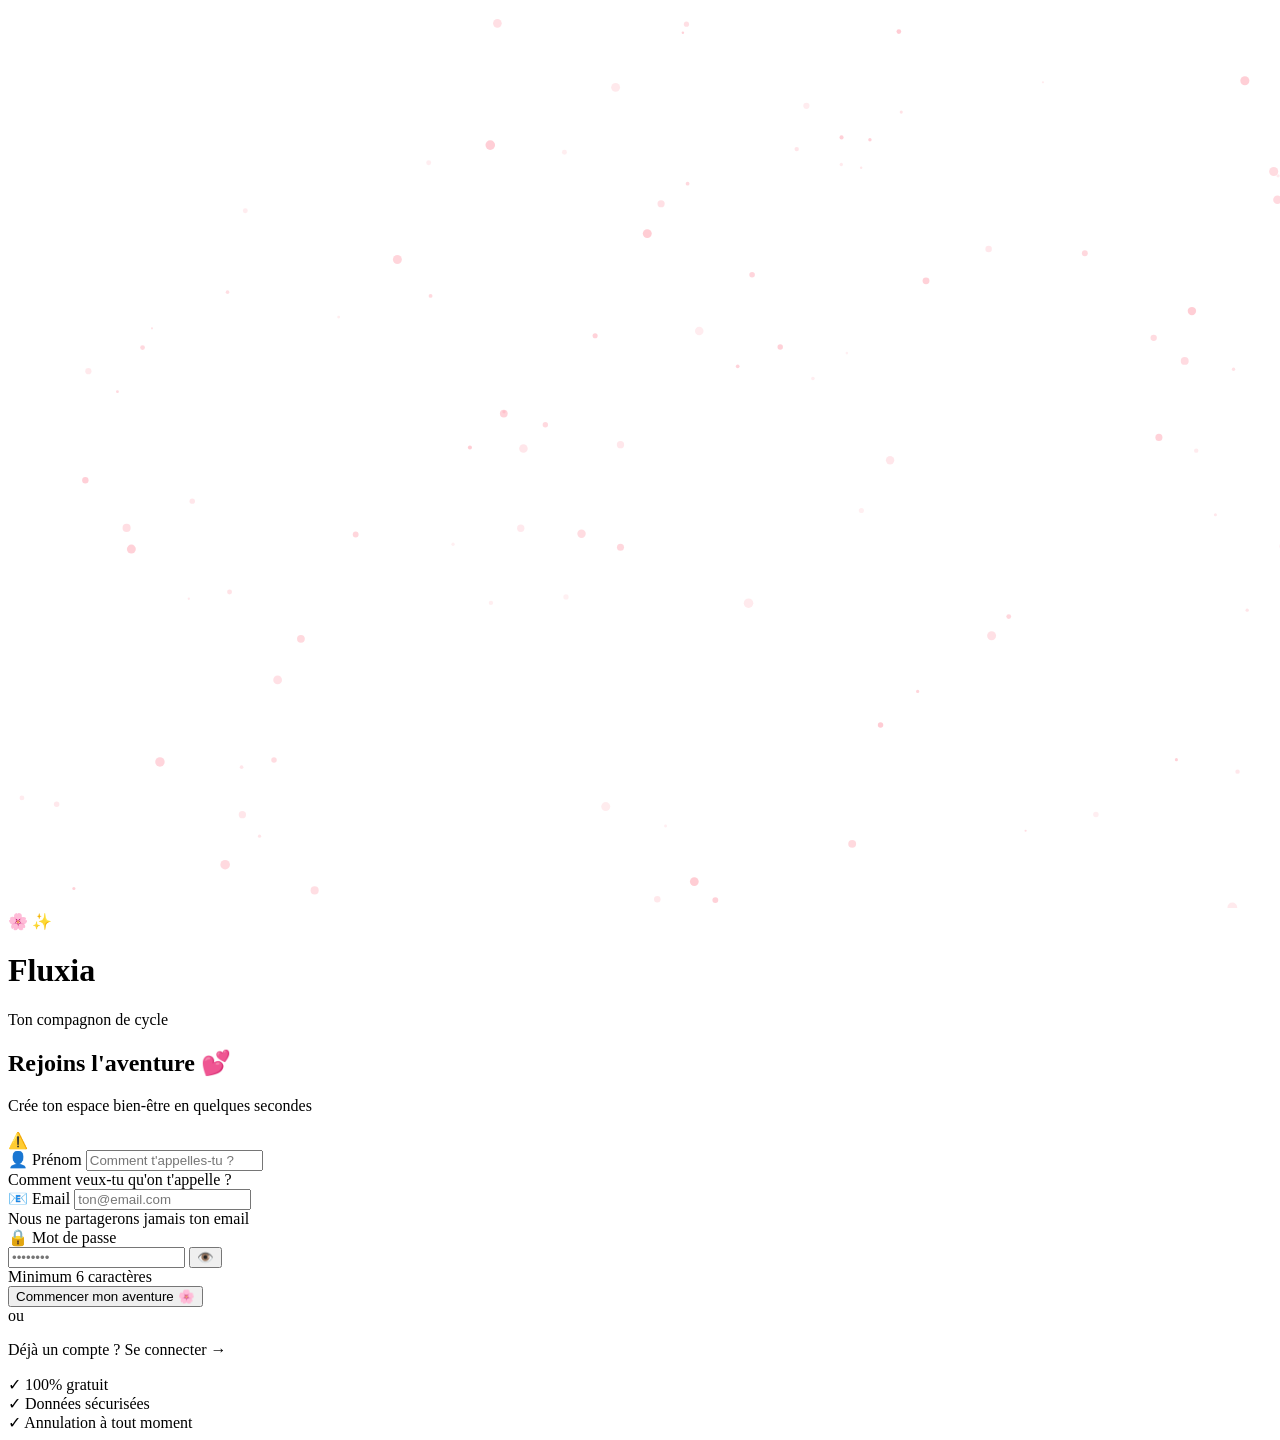
<file: src/main/resources/templates/register.html>
<!DOCTYPE html>
<html lang="fr" xmlns:th="http://www.thymeleaf.org">
<head>
    <meta charset="UTF-8">
    <meta name="viewport" content="width=device-width, initial-scale=1.0">
    <title>Fluxia — Rejoins l'aventure 🌸</title>
    <link rel="preconnect" href="https://fonts.googleapis.com">
    <link rel="preconnect" href="https://fonts.gstatic.com" crossorigin>
    <link href="https://fonts.googleapis.com/css2?family=Playfair+Display:ital,wght@0,400;0,600;0,700;1,400&family=Poppins:wght@300;400;500;600;700;800&display=swap" rel="stylesheet">
    <link rel="stylesheet" th:href="@{/css/register.css}">
</head>
<body class="register-page">
    <!-- Particle Canvas Background -->
    <canvas id="particleCanvas"></canvas>
    
    <!-- Floating Orbs -->
    <div class="floating-orb orb-1"></div>
    <div class="floating-orb orb-2"></div>
    <div class="floating-orb orb-3"></div>
    
    <div class="auth-container">
        <div class="auth-brand">
            <div class="brand-icon">
                <span class="icon-flower">🌸</span>
                <span class="icon-sparkle">✨</span>
            </div>
            <h1 class="brand-name">Fluxia</h1>
            <p class="brand-tagline">Ton compagnon de cycle</p>
        </div>

        <div class="auth-card">
            <div class="card-header">
                <h2>Rejoins l'aventure 💕</h2>
                <p class="card-subtitle">Crée ton espace bien-être en quelques secondes</p>
            </div>

            <div th:if="${error}" class="alert alert-error">
                <span class="alert-icon">⚠️</span>
                <span th:text="${error}"></span>
            </div>

            <form method="post" th:action="@{/register}" id="registerForm">
                <div class="form-group">
                    <label>
                        <span class="label-icon">👤</span>
                        <span>Prénom</span>
                    </label>
                    <input type="text" name="name" placeholder="Comment t'appelles-tu ?" required>
                    <div class="input-hint">Comment veux-tu qu'on t'appelle ?</div>
                </div>
                
                <div class="form-group">
                    <label>
                        <span class="label-icon">📧</span>
                        <span>Email</span>
                    </label>
                    <input type="email" name="email" placeholder="ton@email.com" required>
                    <div class="input-hint">Nous ne partagerons jamais ton email</div>
                </div>
                
                <div class="form-group">
                    <label>
                        <span class="label-icon">🔒</span>
                        <span>Mot de passe</span>
                    </label>
                    <div class="password-wrapper">
                        <input type="password" name="password" id="password" placeholder="••••••••" minlength="6" required>
                        <button type="button" class="toggle-password" onclick="togglePassword()">👁️</button>
                    </div>
                    <div class="password-strength" id="passwordStrength">
                        <div class="strength-bar"></div>
                        <div class="strength-text"></div>
                    </div>
                    <div class="input-hint">Minimum 6 caractères</div>
                </div>
                
                <button type="submit" class="btn btn-primary btn-full btn-glow">
                    <span>Commencer mon aventure</span>
                    <span class="btn-arrow">🌸</span>
                </button>
            </form>

            <div class="auth-divider">
                <span class="divider-line"></span>
                <span class="divider-text">ou</span>
                <span class="divider-line"></span>
            </div>

            <p class="auth-switch">
                Déjà un compte ?
                <a th:href="@{/login}">
                    <span>Se connecter</span>
                    <span class="switch-arrow">→</span>
                </a>
            </p>

            <div class="auth-benefits">
                <div class="benefit-item">
                    <span class="benefit-icon">✓</span>
                    <span>100% gratuit</span>
                </div>
                <div class="benefit-item">
                    <span class="benefit-icon">✓</span>
                    <span>Données sécurisées</span>
                </div>
                <div class="benefit-item">
                    <span class="benefit-icon">✓</span>
                    <span>Annulation à tout moment</span>
                </div>
            </div>
        </div>
    </div>

    <script>
        // Particle Animation
        const canvas = document.getElementById('particleCanvas');
        const ctx = canvas.getContext('2d');
        
        function resizeCanvas() {
            canvas.width = window.innerWidth;
            canvas.height = window.innerHeight;
        }
        resizeCanvas();
        window.addEventListener('resize', resizeCanvas);
        
        const particles = [];
        const particleCount = 100;
        
        for (let i = 0; i < particleCount; i++) {
            particles.push({
                x: Math.random() * canvas.width,
                y: Math.random() * canvas.height,
                radius: Math.random() * 4 + 1,
                speedX: (Math.random() - 0.5) * 0.5,
                speedY: (Math.random() - 0.5) * 0.5,
                opacity: Math.random() * 0.5 + 0.2
            });
        }
        
        function animateParticles() {
            ctx.clearRect(0, 0, canvas.width, canvas.height);
            
            particles.forEach(p => {
                p.x += p.speedX;
                p.y += p.speedY;
                
                if (p.x < 0) p.x = canvas.width;
                if (p.x > canvas.width) p.x = 0;
                if (p.y < 0) p.y = canvas.height;
                if (p.y > canvas.height) p.y = 0;
                
                ctx.beginPath();
                ctx.arc(p.x, p.y, p.radius, 0, Math.PI * 2);
                ctx.fillStyle = `rgba(255, 182, 193, ${p.opacity})`;
                ctx.fill();
            });
            
            requestAnimationFrame(animateParticles);
        }
        
        animateParticles();
        
        // Password Strength Meter
        const passwordInput = document.getElementById('password');
        const strengthBar = document.querySelector('.strength-bar');
        const strengthText = document.querySelector('.strength-text');
        
        passwordInput.addEventListener('input', function() {
            const password = this.value;
            let strength = 0;
            
            if (password.length >= 6) strength++;
            if (password.length >= 10) strength++;
            if (password.match(/[a-z]/) && password.match(/[A-Z]/)) strength++;
            if (password.match(/[0-9]/)) strength++;
            if (password.match(/[^a-zA-Z0-9]/)) strength++;
            
            const width = (strength / 5) * 100;
            strengthBar.style.width = width + '%';
            
            if (strength === 0) {
                strengthBar.style.background = '#ddd';
                strengthText.textContent = 'Très faible';
                strengthText.style.color = '#999';
            } else if (strength <= 2) {
                strengthBar.style.background = '#ff6b6b';
                strengthText.textContent = 'Faible';
                strengthText.style.color = '#ff6b6b';
            } else if (strength <= 3) {
                strengthBar.style.background = '#ffd93d';
                strengthText.textContent = 'Moyen';
                strengthText.style.color = '#ffd93d';
            } else if (strength <= 4) {
                strengthBar.style.background = '#6bcf7f';
                strengthText.textContent = 'Fort';
                strengthText.style.color = '#6bcf7f';
            } else {
                strengthBar.style.background = '#4ecdc4';
                strengthText.textContent = 'Très fort ✨';
                strengthText.style.color = '#4ecdc4';
            }
        });
        
        // Toggle Password Visibility
        function togglePassword() {
            const passwordInput = document.getElementById('password');
            const type = passwordInput.getAttribute('type') === 'password' ? 'text' : 'password';
            passwordInput.setAttribute('type', type);
        }
        
        // Form Validation with Animation
        const form = document.getElementById('registerForm');
        const inputs = form.querySelectorAll('input');
        
        inputs.forEach(input => {
            input.addEventListener('focus', function() {
                this.parentElement.classList.add('focused');
            });
            
            input.addEventListener('blur', function() {
                if (!this.value) {
                    this.parentElement.classList.remove('focused');
                }
            });
        });
        
        form.addEventListener('submit', function(e) {
            const password = passwordInput.value;
            if (password.length < 6) {
                e.preventDefault();
                showError('Le mot de passe doit contenir au moins 6 caractères');
            }
        });
        
        function showError(message) {
            const alertDiv = document.createElement('div');
            alertDiv.className = 'alert alert-error';
            alertDiv.innerHTML = `<span class="alert-icon">⚠️</span><span>${message}</span>`;
            const form = document.getElementById('registerForm');
            form.insertBefore(alertDiv, form.firstChild);
            setTimeout(() => {
                alertDiv.remove();
            }, 3000);
        }
        
        // Smooth entrance animation for form elements
        const formGroups = document.querySelectorAll('.form-group');
        formGroups.forEach((group, index) => {
            group.style.animation = `slideInRight 0.5s ${index * 0.1}s both`;
        });
        
        // Add floating animation to brand icon
        const brandIcon = document.querySelector('.brand-icon');
        setInterval(() => {
            brandIcon.style.transform = 'scale(1.1)';
            setTimeout(() => {
                brandIcon.style.transform = 'scale(1)';
            }, 300);
        }, 3000);
    </script>
</body>
</html>
</file>
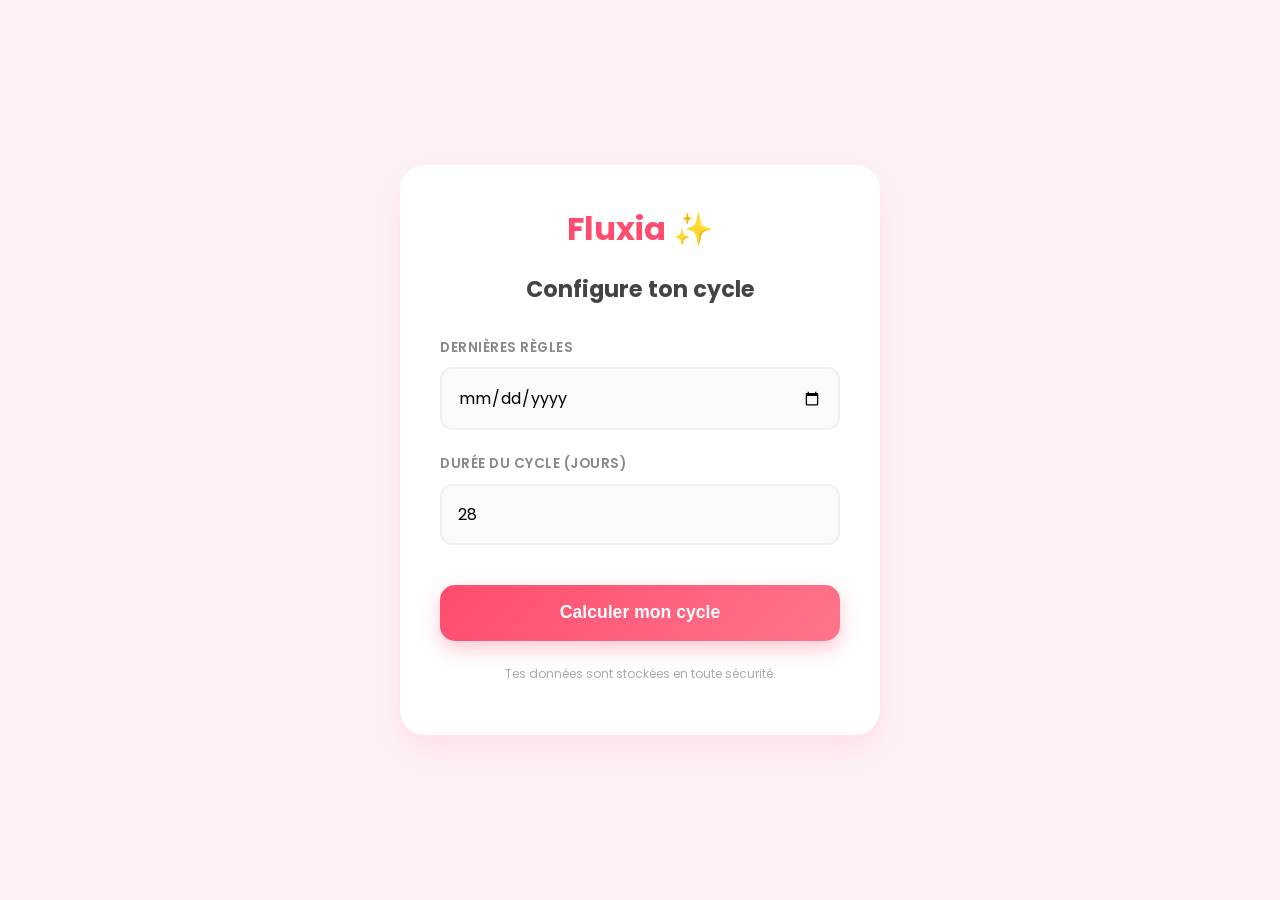
<file: src/main/resources/templates/setup-cycle.html>
<!DOCTYPE html>
<html xmlns:th="http://www.thymeleaf.org">
<head>
    <meta charset="UTF-8">
    <meta name="viewport" content="width=device-width, initial-scale=1.0">
    <title>Fluxia - Configuration</title>
    <link href="https://fonts.googleapis.com/css2?family=Poppins:wght@400;600&display=swap" rel="stylesheet">
    
    <style>
        body {
            background-color: #fdf2f4;
            font-family: 'Poppins', sans-serif;
            display: flex;
            justify-content: center;
            align-items: center;
            min-height: 100vh;
            margin: 0;
            color: #333;
        }

        .container {
            background: white;
            padding: 2.5rem;
            border-radius: 25px;
            box-shadow: 0 15px 35px rgba(255, 75, 110, 0.1);
            width: 90%;
            max-width: 400px;
            text-align: center;
            animation: fadeIn 0.6s ease-out;
        }

        @keyframes fadeIn {
            from { opacity: 0; transform: translateY(20px); }
            to { opacity: 1; transform: translateY(0); }
        }

        .logo {
            font-size: 2rem;
            color: #ff4b6e;
            font-weight: 700;
            margin-bottom: 1rem;
        }

        h2 {
            font-size: 1.4rem;
            margin-bottom: 2rem;
            color: #444;
        }

        .form-group {
            text-align: left;
            margin-bottom: 1.5rem;
        }

        label {
            display: block;
            font-size: 0.85rem;
            color: #888;
            margin-bottom: 0.6rem;
            font-weight: 600;
            text-transform: uppercase;
            letter-spacing: 0.5px;
        }

        input {
            width: 100%;
            padding: 1rem;
            border: 2px solid #f0f0f0;
            border-radius: 12px;
            font-size: 1rem;
            font-family: inherit;
            transition: all 0.3s ease;
            box-sizing: border-box;
            background-color: #fafafa;
        }

        input:focus {
            outline: none;
            border-color: #ff4b6e;
            background-color: #fff;
            box-shadow: 0 0 0 4px rgba(255, 75, 110, 0.1);
        }

        .btn-submit {
            background: linear-gradient(135deg, #ff4b6e, #ff758c);
            color: white;
            border: none;
            padding: 1.1rem;
            border-radius: 15px;
            font-size: 1.1rem;
            font-weight: 600;
            cursor: pointer;
            width: 100%;
            margin-top: 1rem;
            box-shadow: 0 8px 20px rgba(255, 75, 110, 0.3);
            transition: all 0.3s ease;
        }

        .btn-submit:hover {
            transform: translateY(-3px);
            box-shadow: 0 12px 25px rgba(255, 75, 110, 0.4);
        }

        .btn-submit:active {
            transform: translateY(-1px);
        }

        .info-text {
            font-size: 0.75rem;
            color: #aaa;
            margin-top: 1.5rem;
        }
    </style>
</head>
<body>

    <div class="container">
        <div class="logo">Fluxia ✨</div>
        <h2>Configure ton cycle</h2>
        
        <form th:action="@{/save-cycle}" method="post">
            <div class="form-group">
                <label for="dateDebut">Dernières règles</label>
                <input type="date" id="dateDebut" name="dateDebut" required>
            </div>
            
            <div class="form-group">
                <label for="dureeCycle">Durée du cycle (jours)</label>
                <input type="number" id="dureeCycle" name="dureeCycle" value="28" min="21" max="35" required>
            </div>
            
            <button type="submit" class="btn-submit">Calculer mon cycle</button>
        </form>
        
        <p class="info-text">Tes données sont stockées en toute sécurité.</p>
    </div>

</body>
</html>
</file>
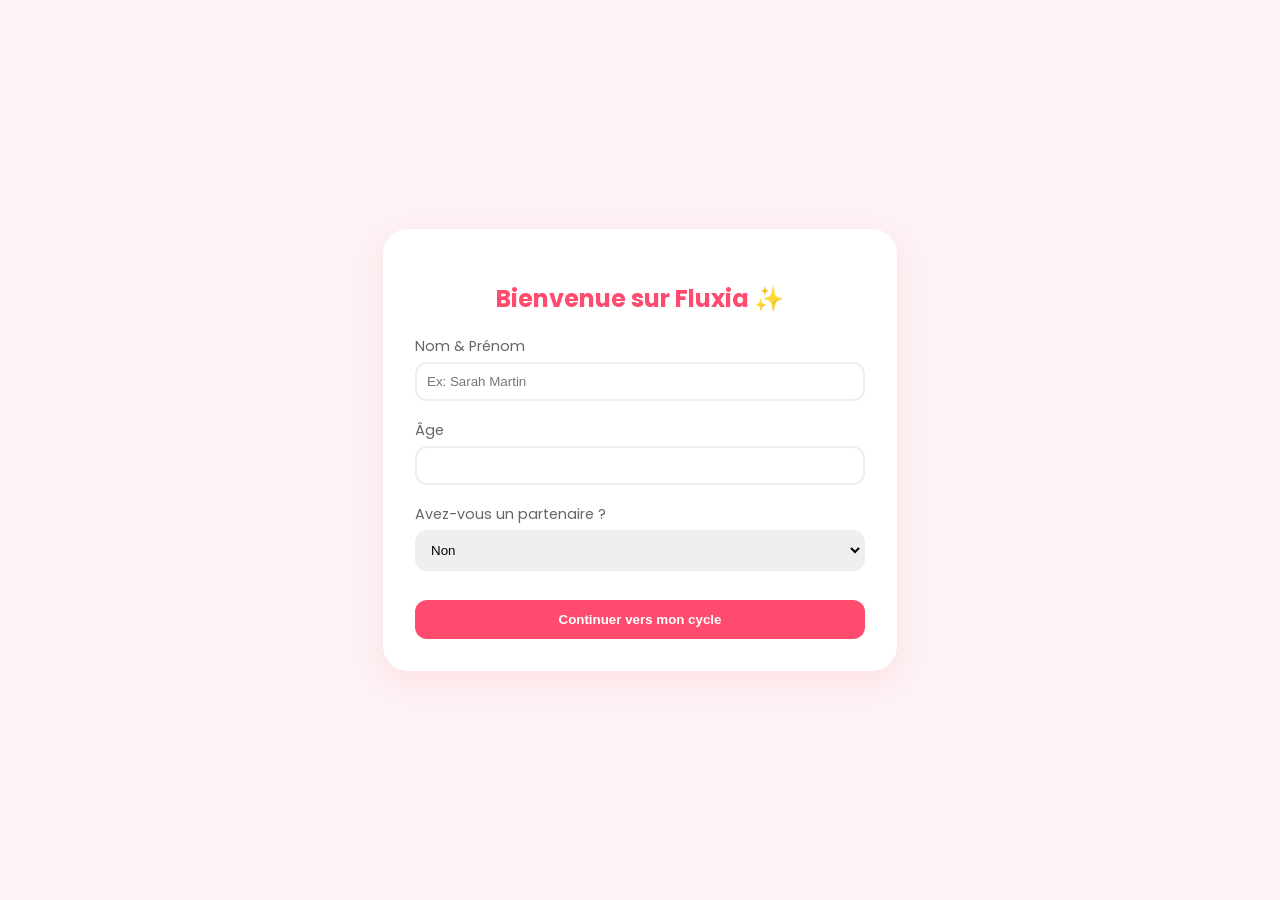
<file: src/main/resources/templates/setup-profile.html>
<!DOCTYPE html>
<html xmlns:th="http://www.thymeleaf.org">
<head>
    <meta charset="UTF-8">
    <title>Fluxia - Ton Profil</title>
    <link href="https://fonts.googleapis.com/css2?family=Poppins:wght@400;600&display=swap" rel="stylesheet">
    <style>
        body { background-color: #fdf2f4; font-family: 'Poppins', sans-serif; display: flex; justify-content: center; align-items: center; min-height: 100vh; margin: 0; }
        .card { background: white; padding: 2rem; border-radius: 25px; box-shadow: 0 10px 30px rgba(255, 75, 110, 0.1); width: 90%; max-width: 450px; }
        h2 { color: #ff4b6e; text-align: center; }
        .form-group { margin-bottom: 1.2rem; }
        label { display: block; font-size: 0.9rem; color: #666; margin-bottom: 5px; }
        input, select { width: 100%; padding: 10px; border: 2px solid #eee; border-radius: 12px; box-sizing: border-box; }
        .btn { background: #ff4b6e; color: white; border: none; width: 100%; padding: 12px; border-radius: 12px; font-weight: bold; cursor: pointer; margin-top: 10px; }
    </style>
</head>
<body>
    <div class="card">
        <h2>Bienvenue sur Fluxia ✨</h2>
        <form th:action="@{/save-profile}" method="post">
            <div class="form-group">
                <label>Nom & Prénom</label>
                <input type="text" name="nomComplet" placeholder="Ex: Sarah Martin" required>
            </div>
            <div class="form-group">
                <label>Âge</label>
                <input type="number" name="age" min="12" max="60" required>
            </div>
            <div class="form-group">
                <label>Avez-vous un partenaire ?</label>
                <select name="aPartenaire">
                    <option value="false">Non</option>
                    <option value="true">Oui</option>
                </select>
            </div>
            <button type="submit" class="btn">Continuer vers mon cycle</button>
        </form>
    </div>
</body>
</html>
</file>
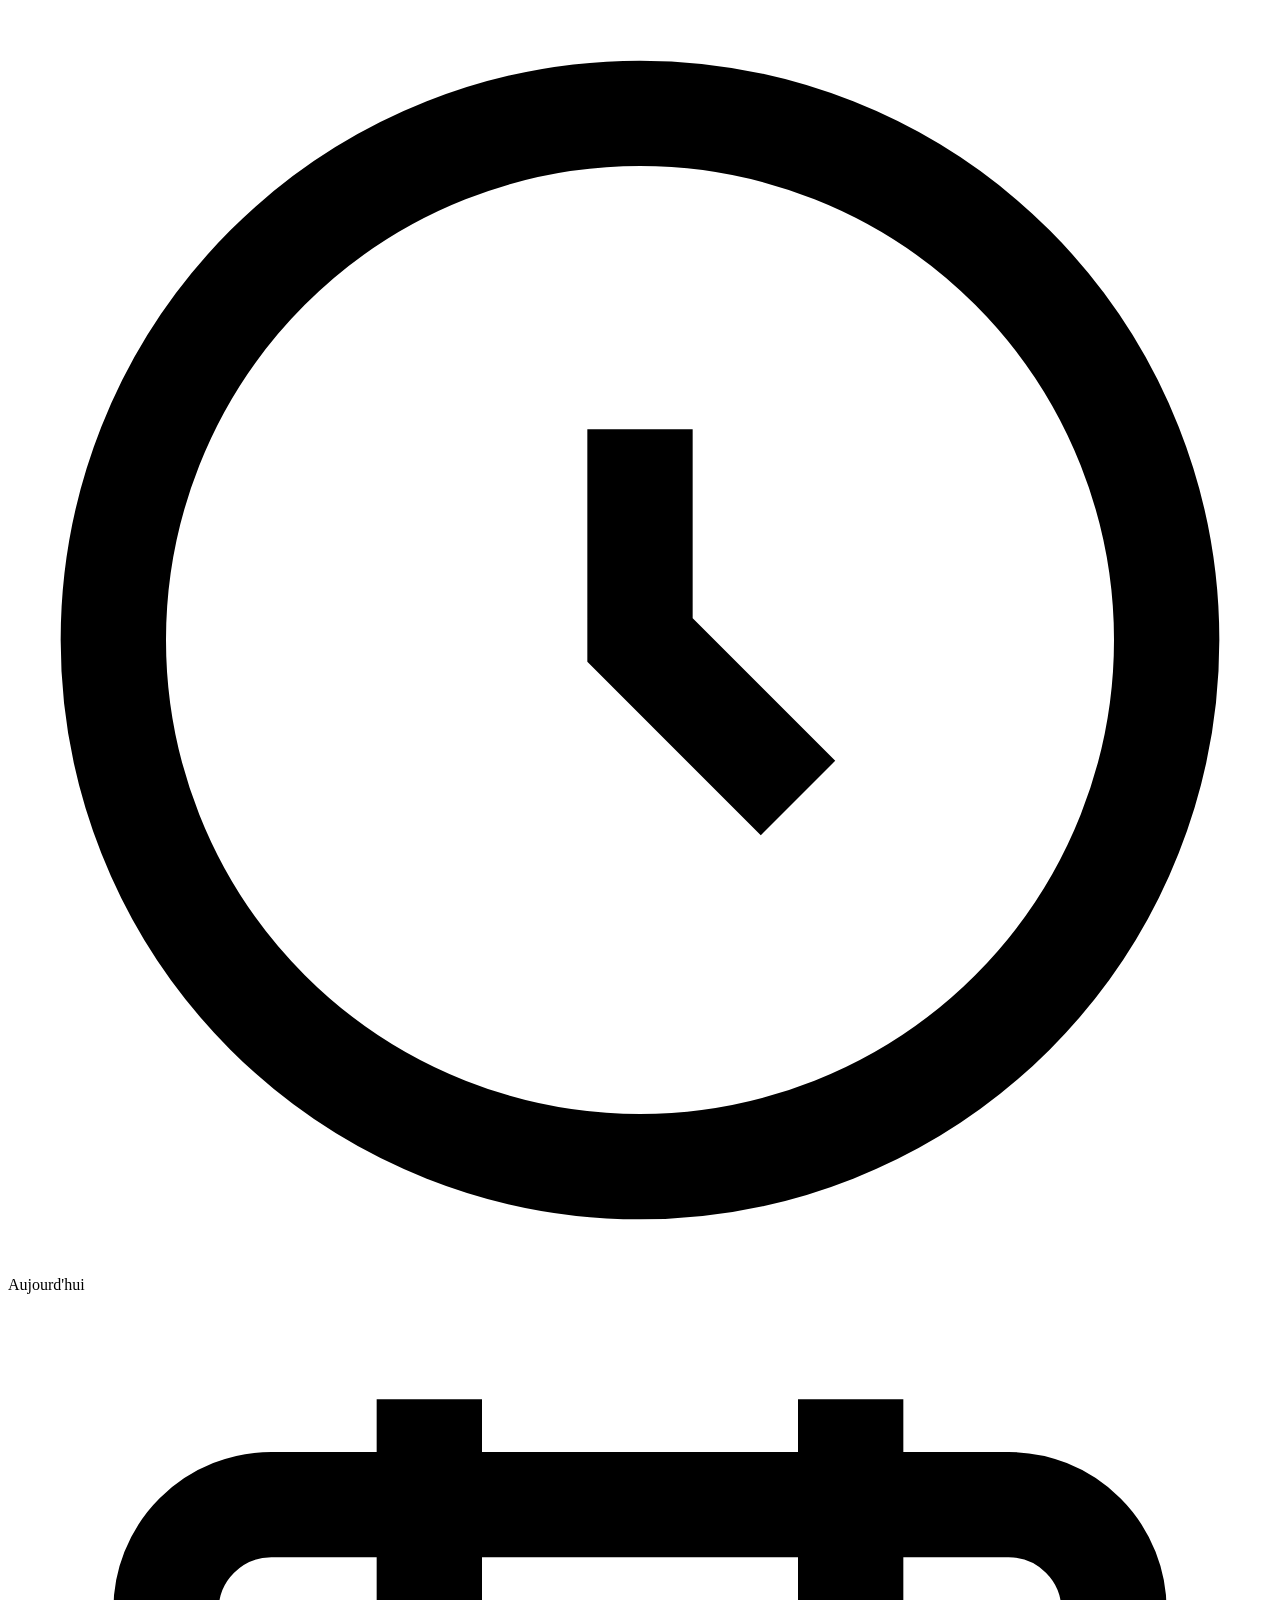
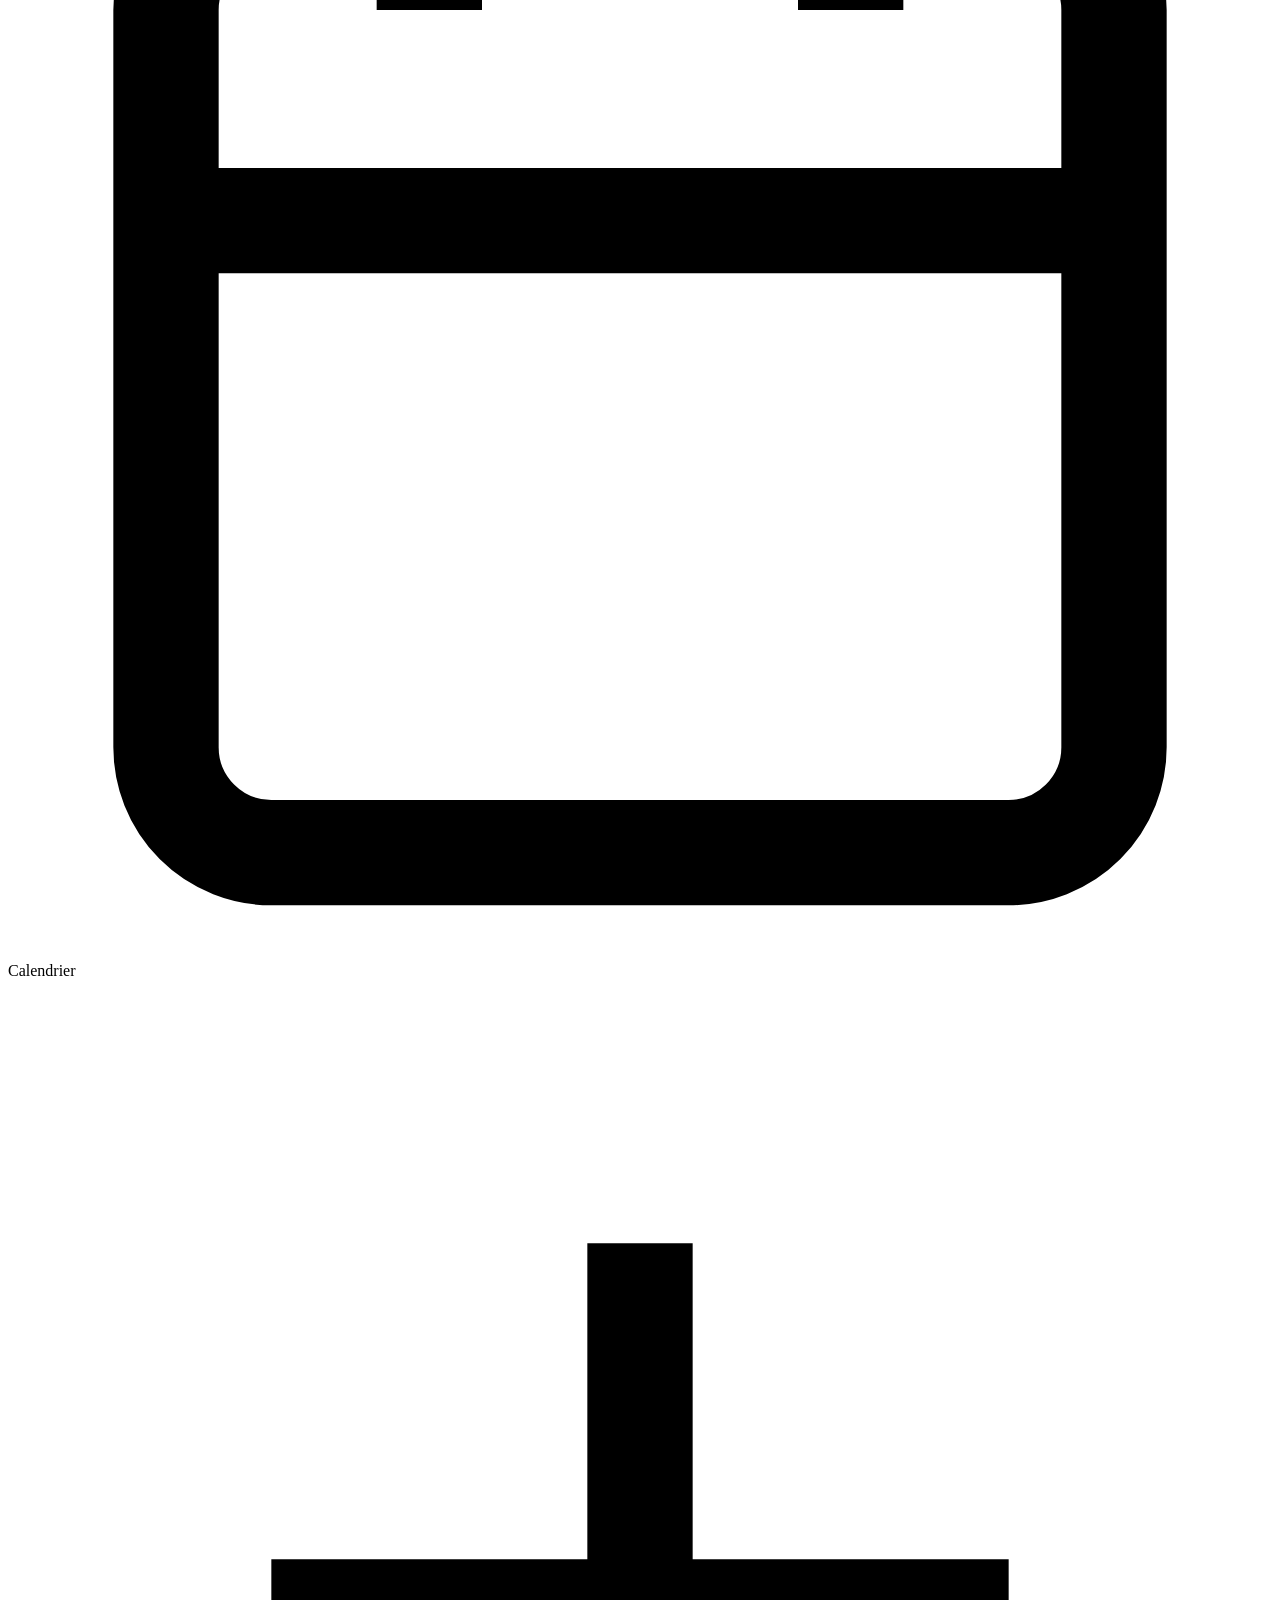
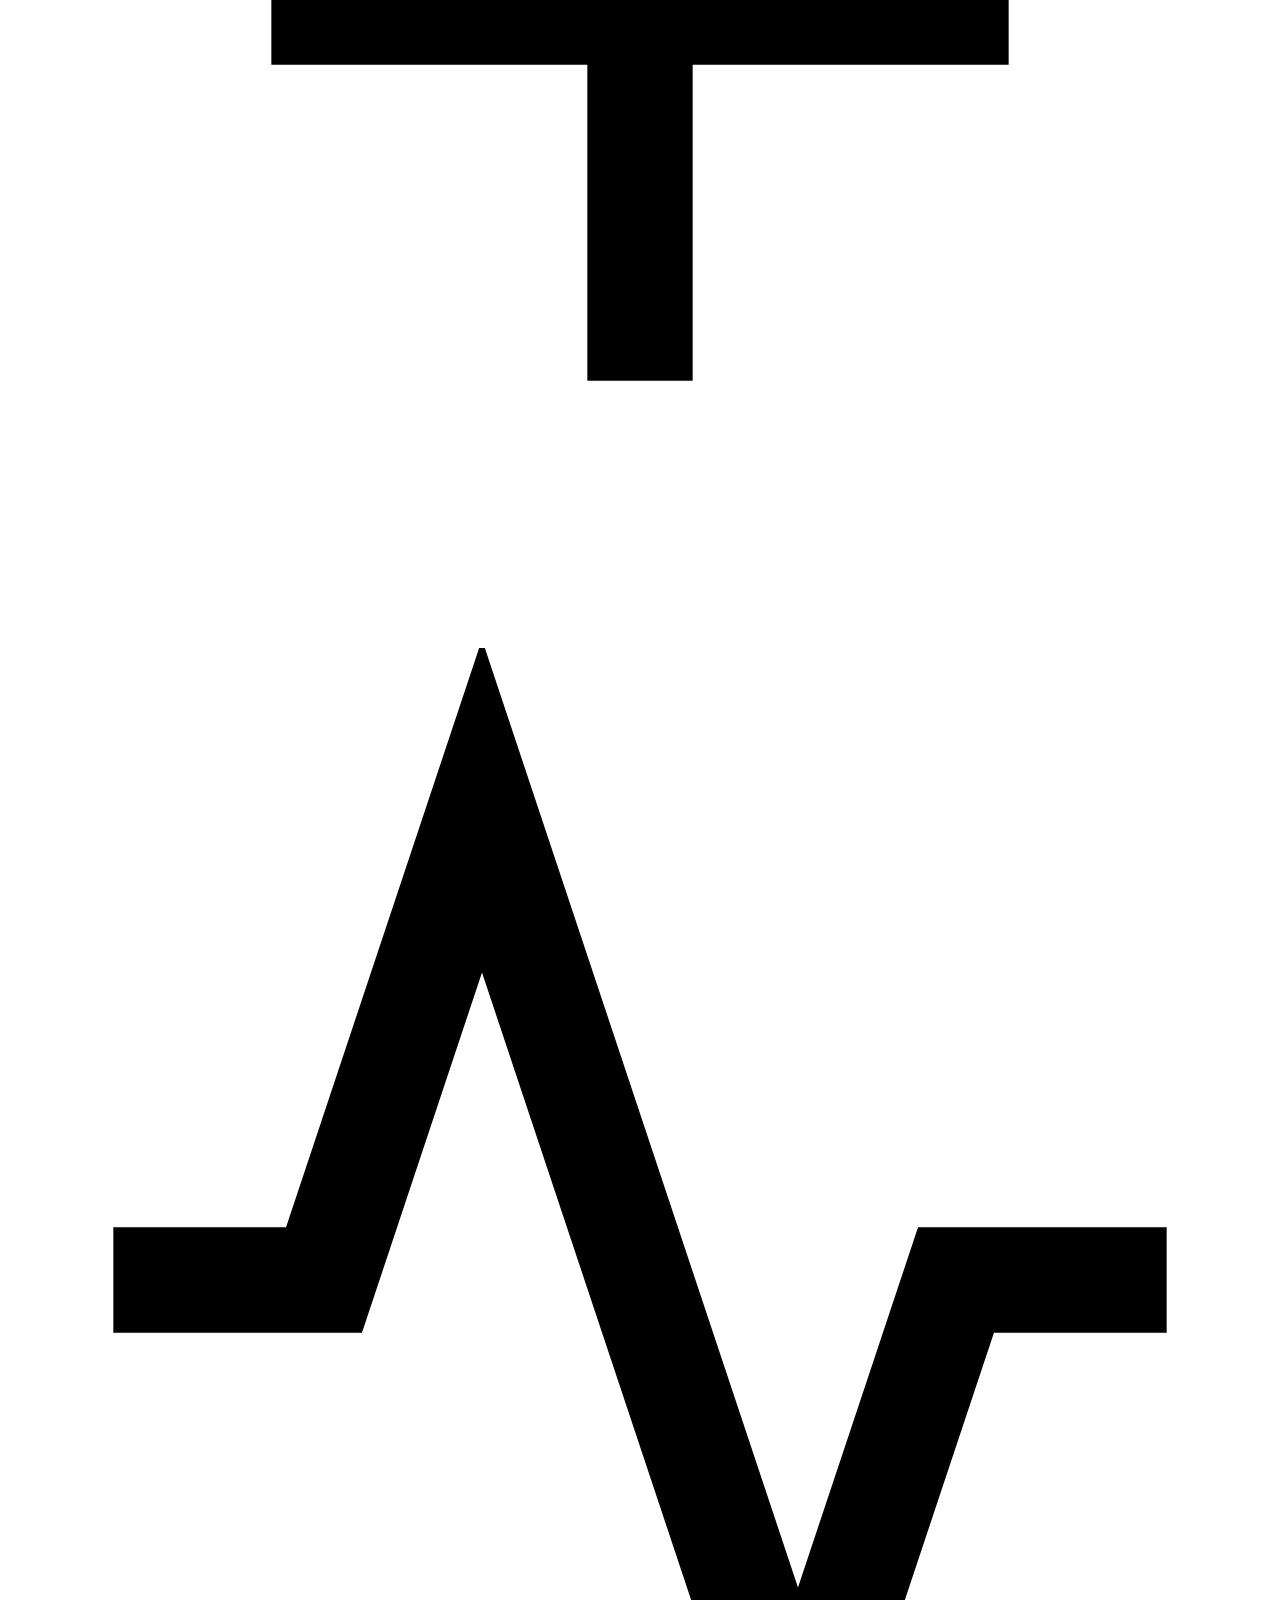
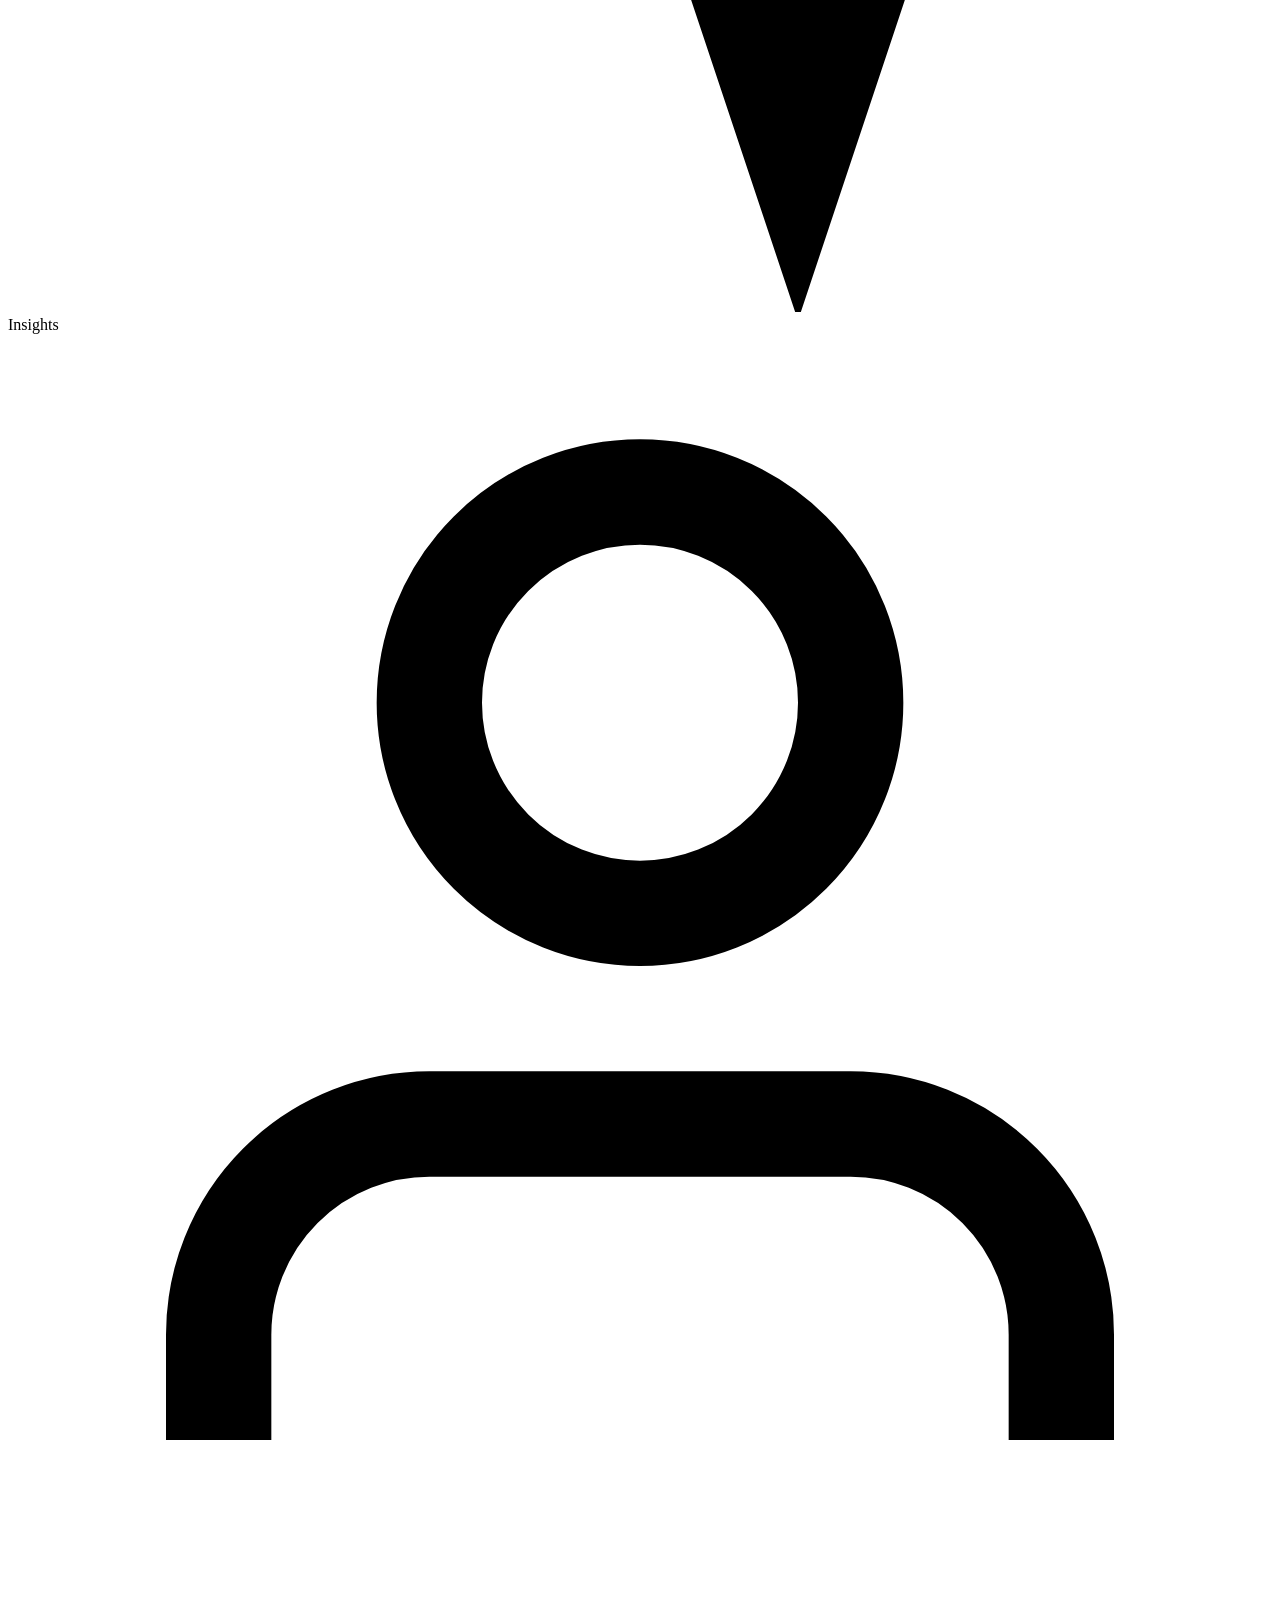
<file: src/main/resources/templates/fragments/nav.html>
<!DOCTYPE html>
<html lang="fr" xmlns:th="http://www.thymeleaf.org">
<head>
    <meta charset="UTF-8">
    <meta name="viewport" content="width=device-width, initial-scale=1.0">
    <title>Fluxia</title>
    <link rel="preconnect" href="https://fonts.googleapis.com">
    <link href="https://fonts.googleapis.com/css2?family=Fraunces:ital,wght@0,300;0,400;0,600;1,300;1,400&family=DM+Sans:wght@300;400;500;600&display=swap" rel="stylesheet">
    <link rel="stylesheet" th:href="@{/css/main.css}">
</head>
<body>
    <nav class="bottom-nav">
        <a th:href="@{/dashboard}" th:classappend="${currentPage == 'dashboard'} ? 'active'">
            <svg viewBox="0 0 24 24" fill="none" stroke="currentColor" stroke-width="2"><circle cx="12" cy="12" r="10"/><path d="M12 8v4l3 3"/></svg>
            <span>Aujourd'hui</span>
        </a>
        <a th:href="@{/calendar}" th:classappend="${currentPage == 'calendar'} ? 'active'">
            <svg viewBox="0 0 24 24" fill="none" stroke="currentColor" stroke-width="2"><rect x="3" y="4" width="18" height="18" rx="2"/><line x1="16" y1="2" x2="16" y2="6"/><line x1="8" y1="2" x2="8" y2="6"/><line x1="3" y1="10" x2="21" y2="10"/></svg>
            <span>Calendrier</span>
        </a>
        <a th:href="@{/log}" th:classappend="${currentPage == 'log'} ? 'active'" class="log-btn">
            <svg viewBox="0 0 24 24" fill="none" stroke="currentColor" stroke-width="2"><line x1="12" y1="5" x2="12" y2="19"/><line x1="5" y1="12" x2="19" y2="12"/></svg>
        </a>
        <a th:href="@{/insights}" th:classappend="${currentPage == 'insights'} ? 'active'">
            <svg viewBox="0 0 24 24" fill="none" stroke="currentColor" stroke-width="2"><polyline points="22 12 18 12 15 21 9 3 6 12 2 12"/></svg>
            <span>Insights</span>
        </a>
        <a th:href="@{/profile}" th:classappend="${currentPage == 'profile'} ? 'active'">
            <svg viewBox="0 0 24 24" fill="none" stroke="currentColor" stroke-width="2"><path d="M20 21v-2a4 4 0 0 0-4-4H8a4 4 0 0 0-4 4v2"/><circle cx="12" cy="7" r="4"/></svg>
            <span>Profil</span>
        </a>
    </nav>
</body>
</html>
</file>
